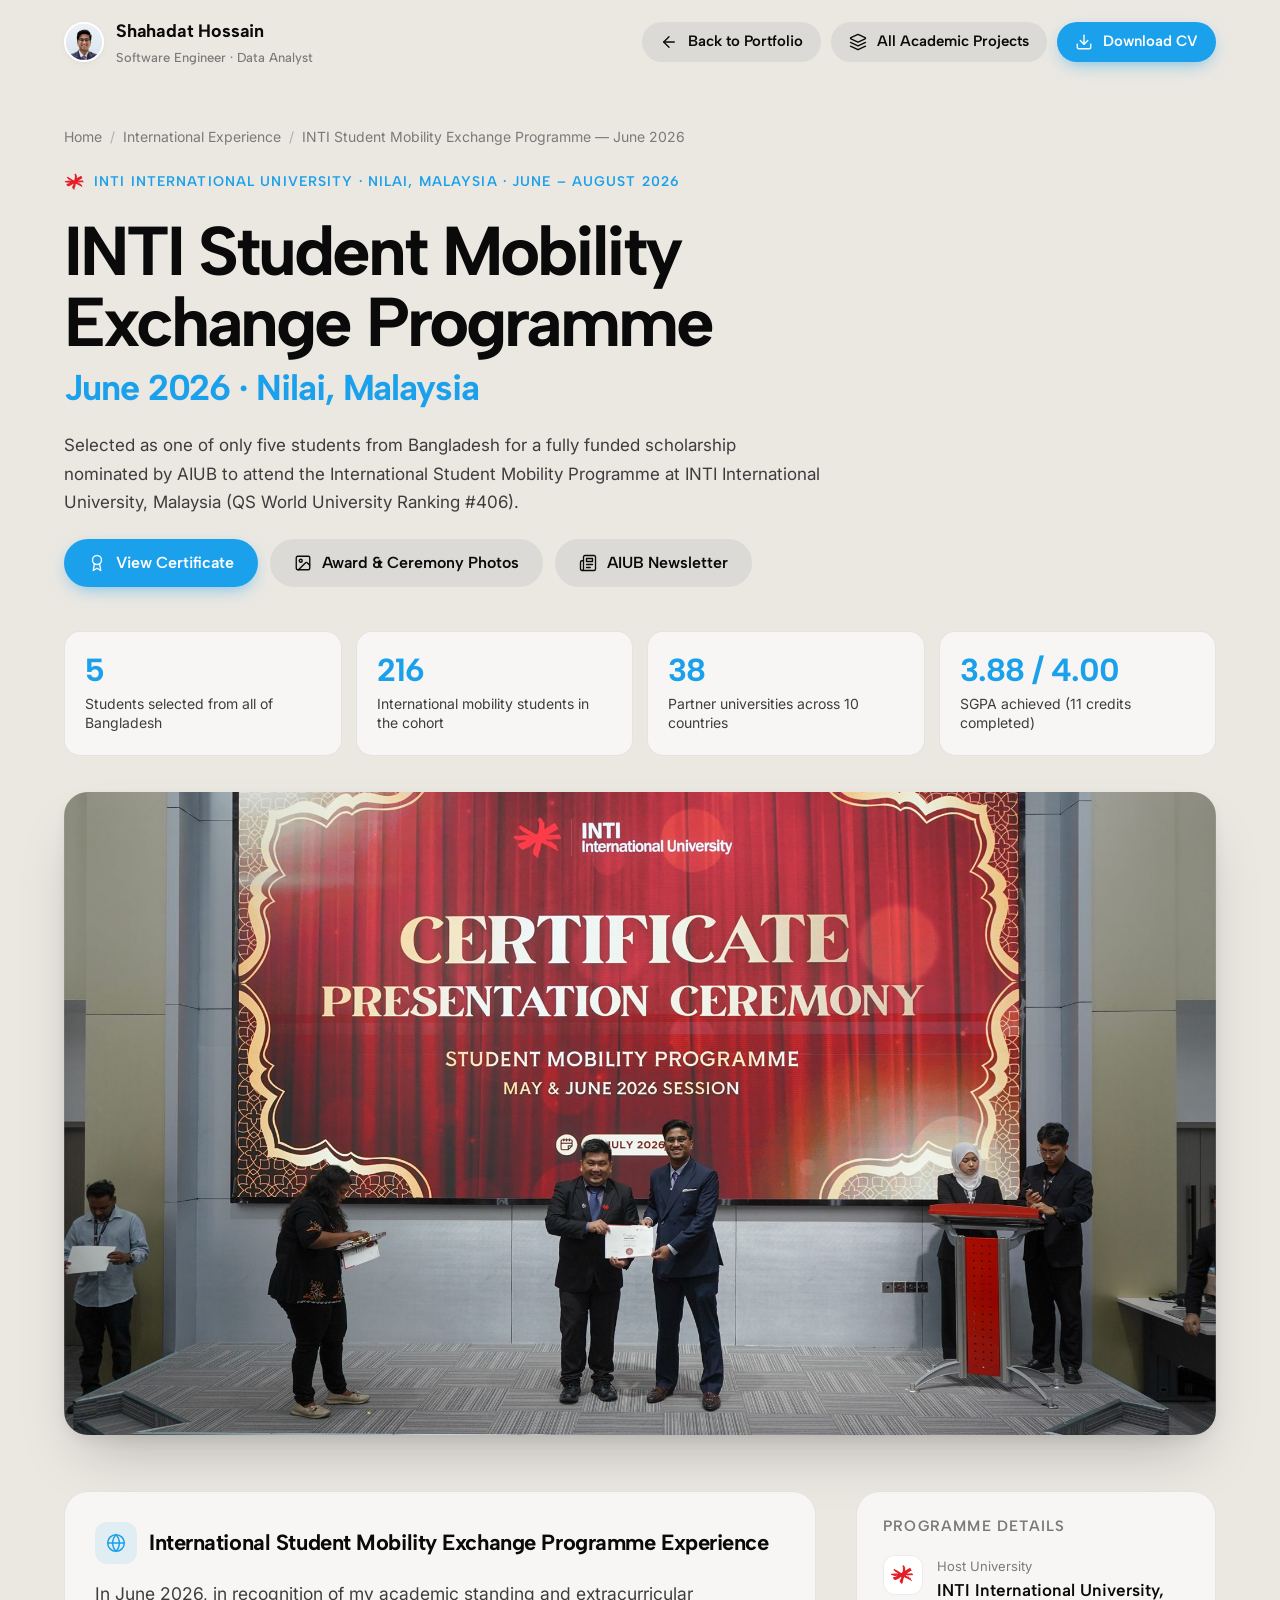
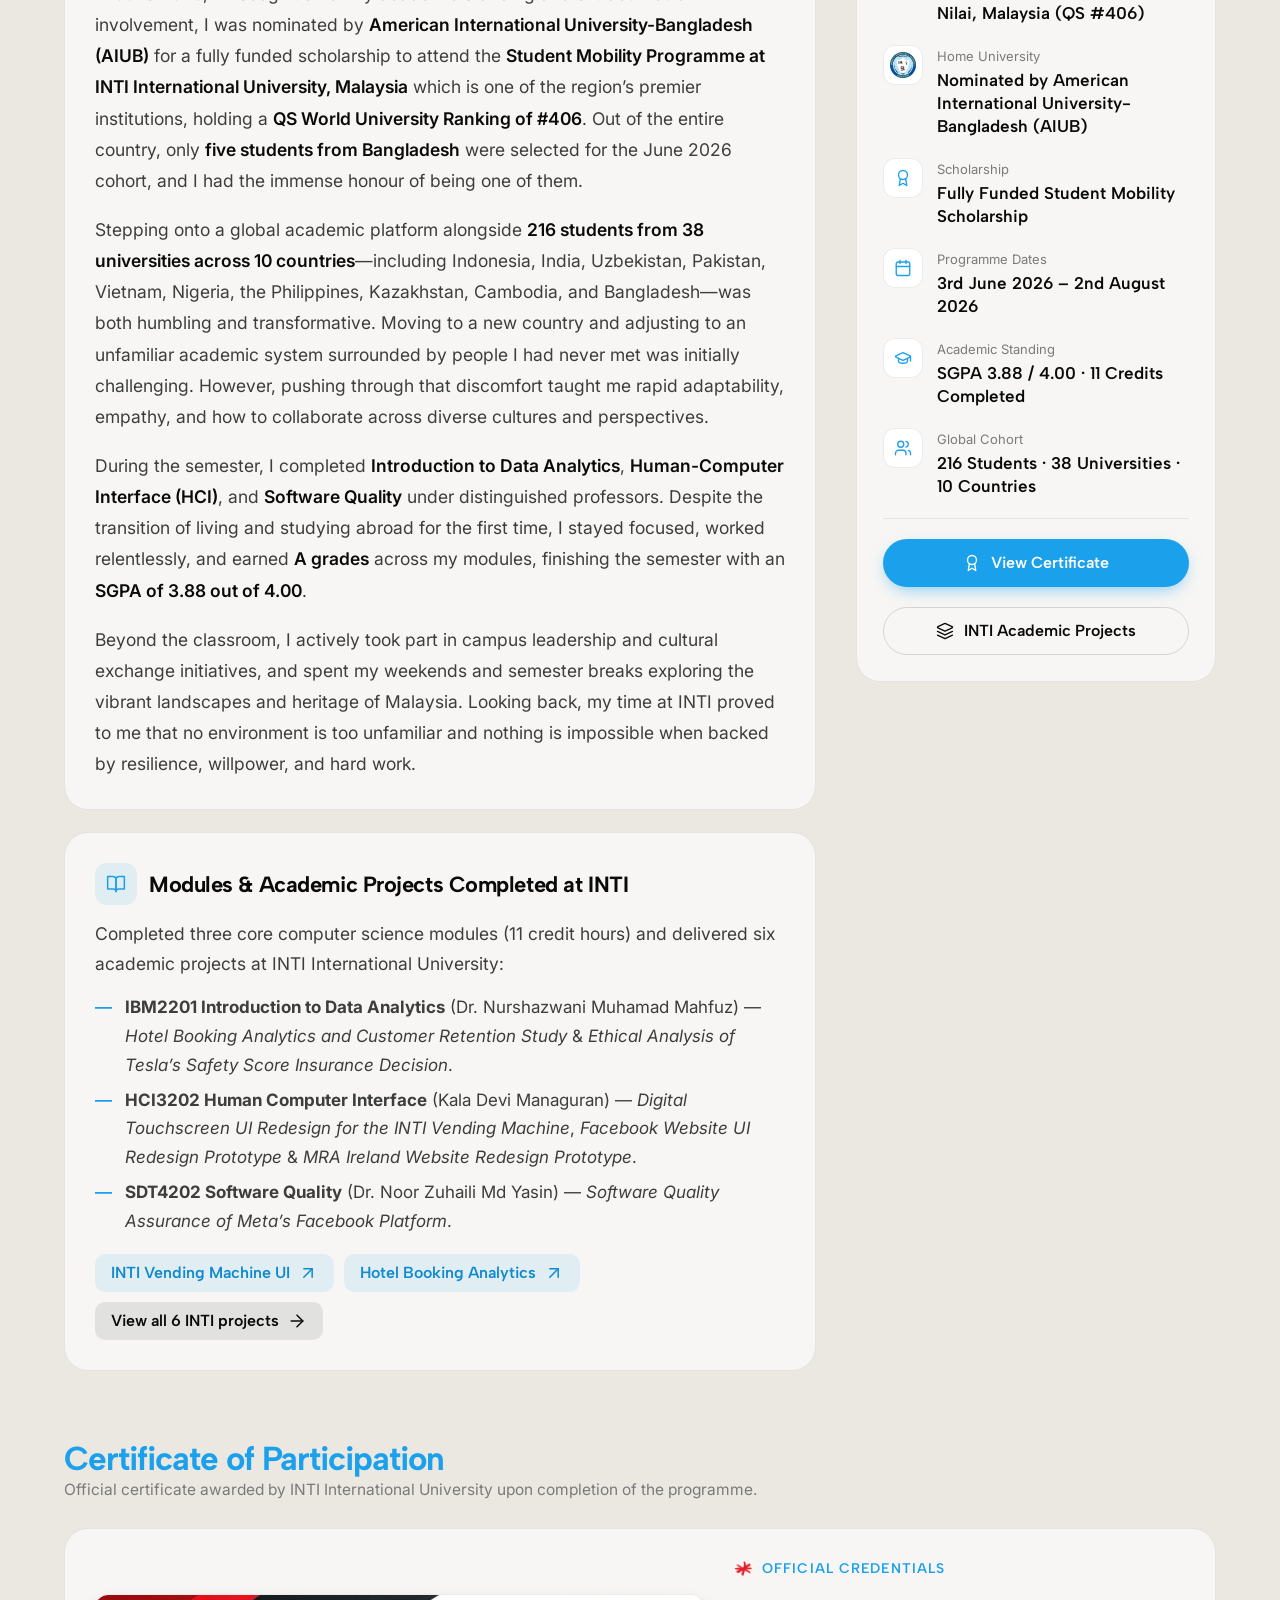
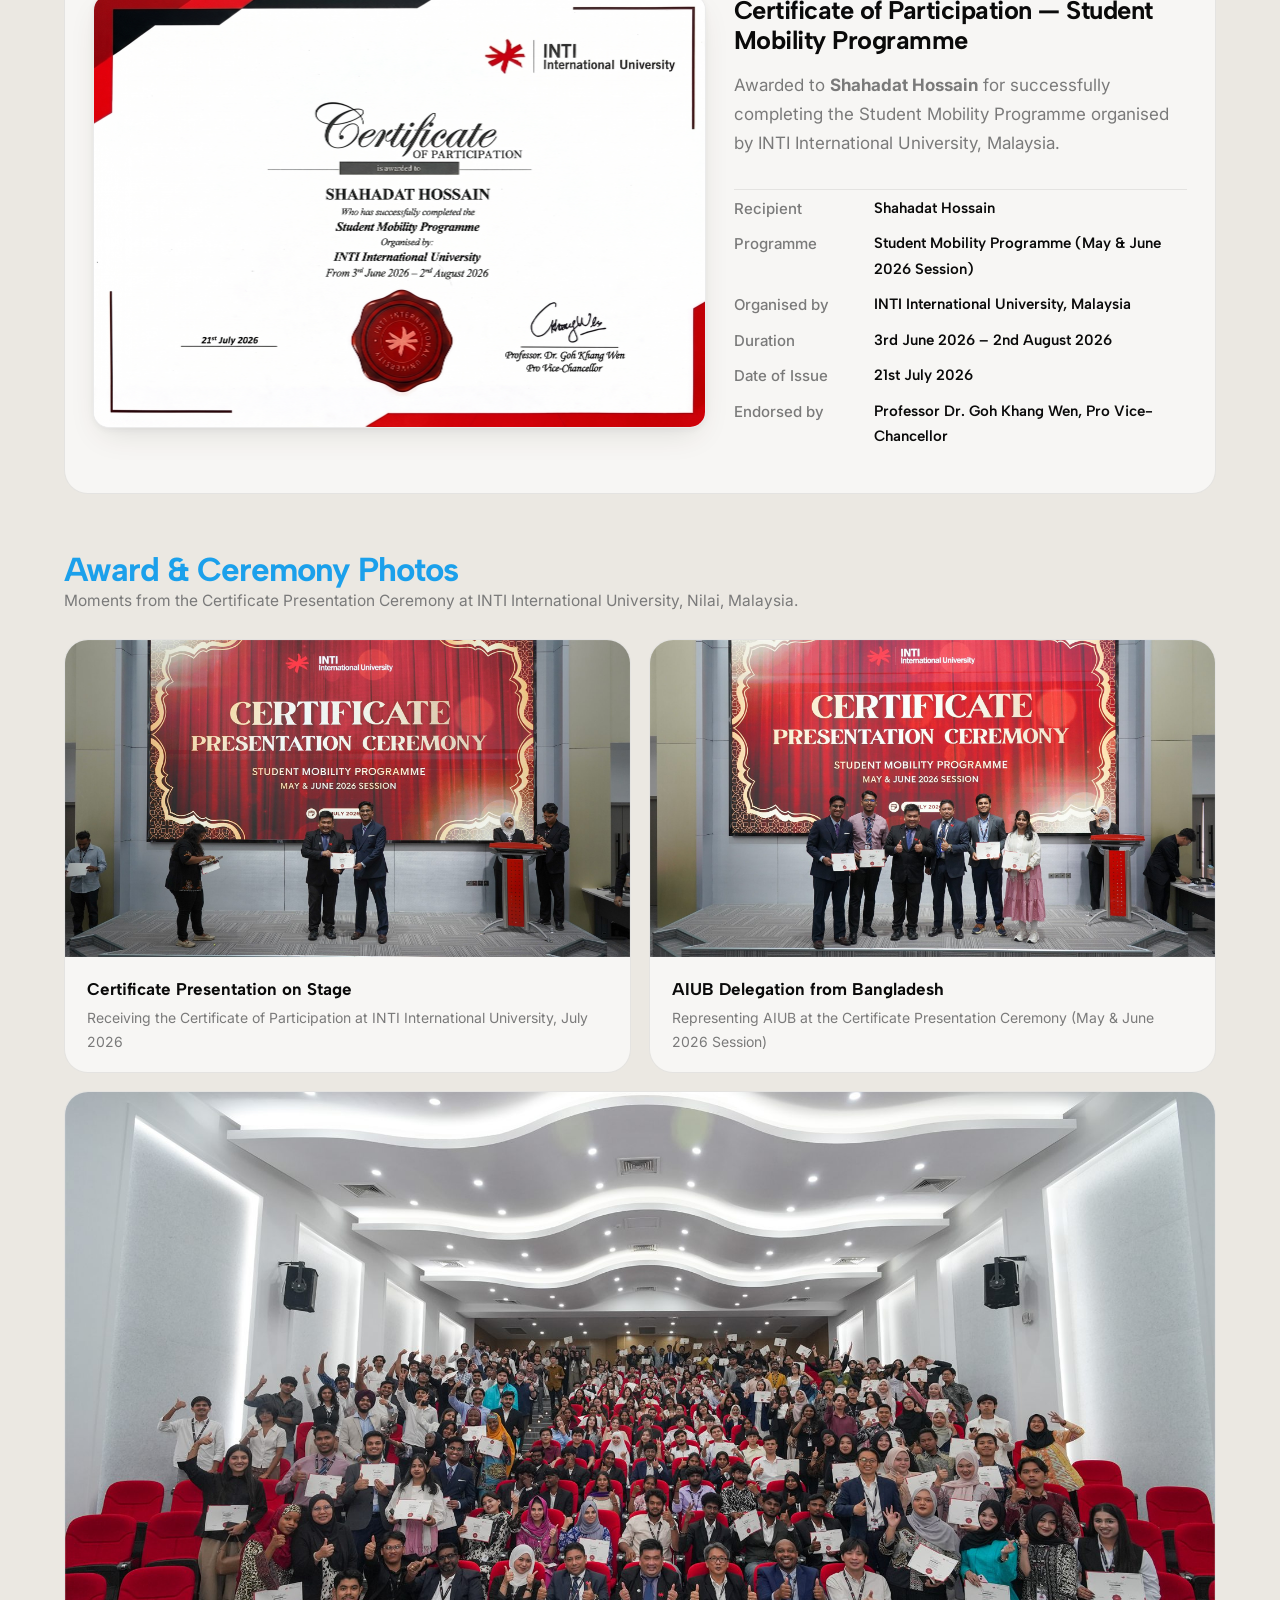
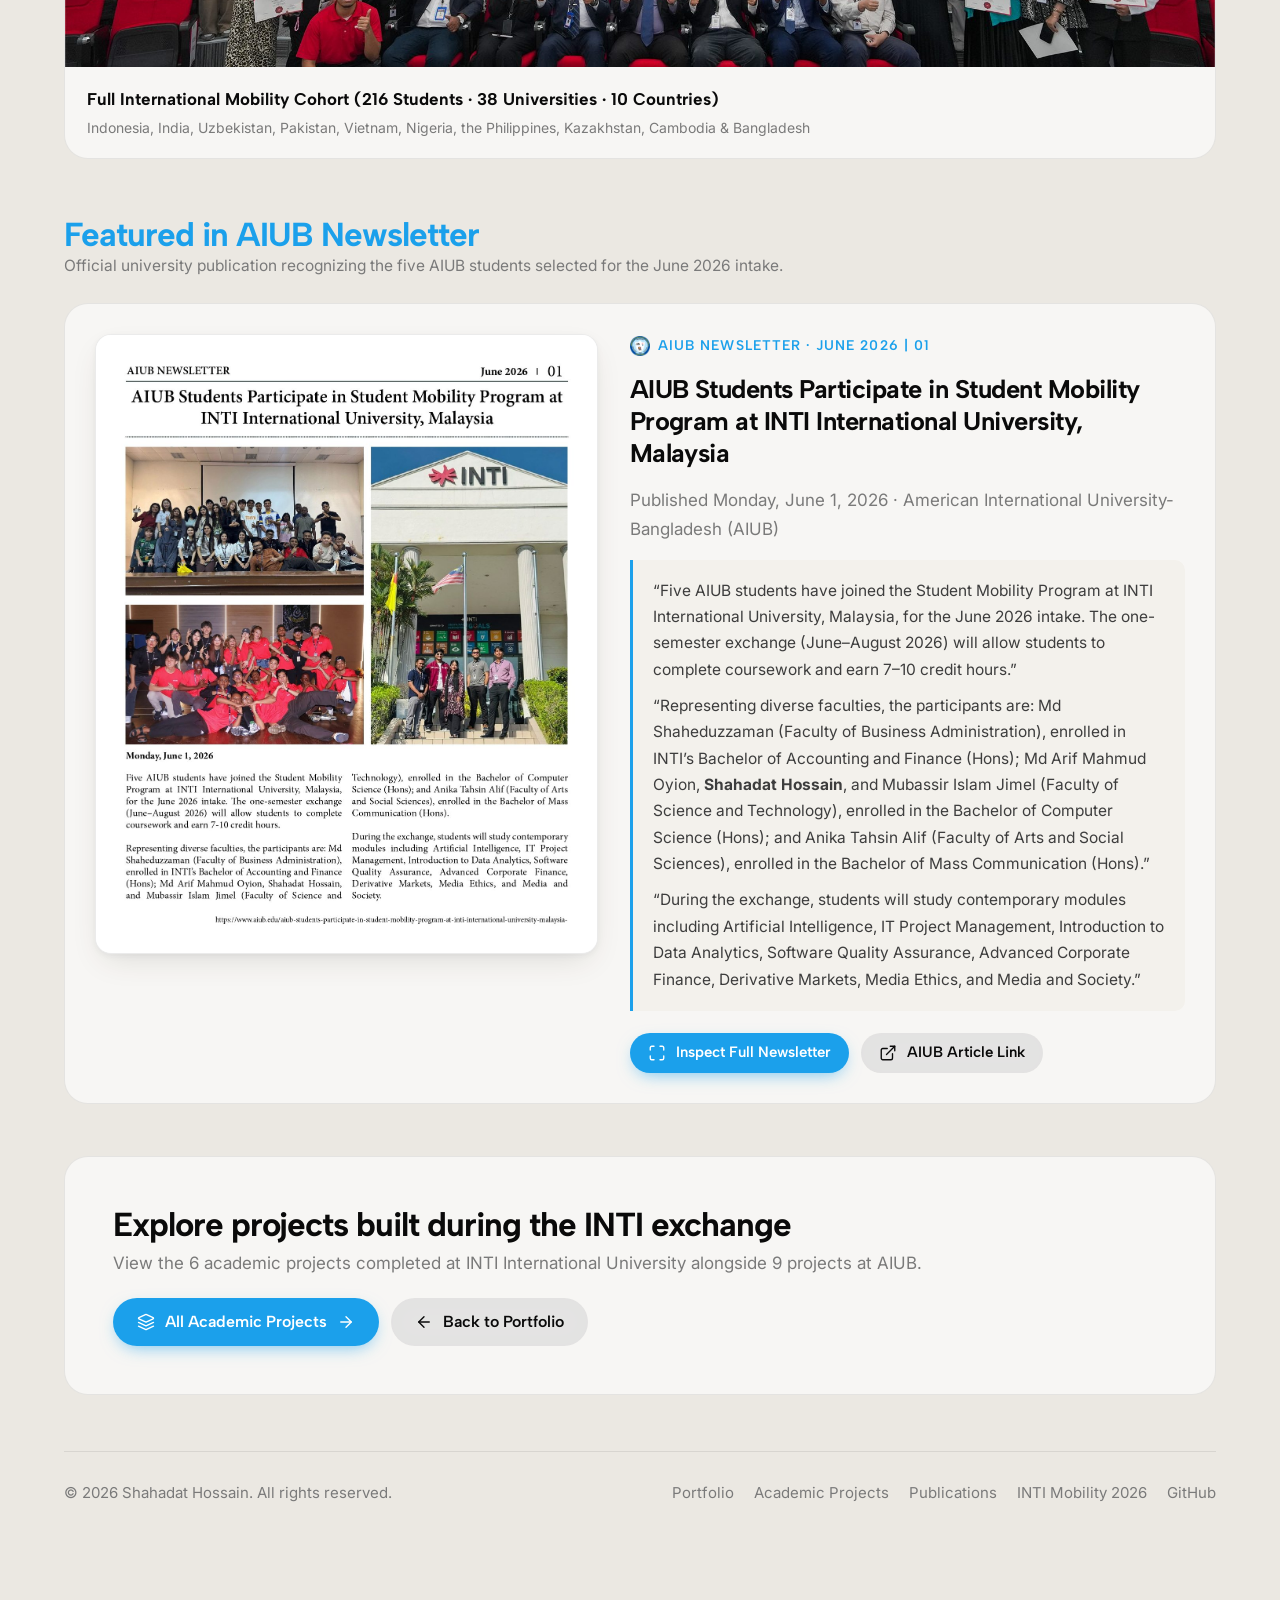
<file: pages/inti-student-mobility-2026.html>
<!DOCTYPE html>
<html lang="en" class="no-js">
<head>
  <meta charset="UTF-8">
  <meta name="viewport" content="width=device-width, initial-scale=1">
  <title>INTI Student Mobility Exchange Programme &mdash; June 2026 | Shahadat Hossain</title>
  <meta name="description" content="International Student Mobility Exchange Programme at INTI International University, Nilai, Malaysia (June – August 2026) — experience narrative, certificate of participation, ceremony photos and AIUB newsletter feature.">
  <meta name="theme-color" content="#ebe8e2">
  <meta property="og:title" content="INTI Student Mobility Exchange Programme — June 2026 | Shahadat Hossain">
  <meta property="og:description" content="One of five students from Bangladesh selected for a fully funded semester abroad at INTI International University, Malaysia (SGPA 3.88/4.00).">
  <meta property="og:image" content="../assets/images/inti/my-photo.jpg">
  <link rel="icon" type="image/jpeg" href="../assets/images/profile/headshot.jpg">
  <link rel="preconnect" href="https://fonts.googleapis.com">
  <link rel="preconnect" href="https://fonts.gstatic.com" crossorigin>
  <link rel="stylesheet" href="../css/global.css">
  <link rel="stylesheet" href="../css/project.css">
  <link rel="stylesheet" href="../css/pages.css">
</head>
<body>
  <a class="skip-link" href="#content">Skip to content</a>

  <header class="topbar">
    <div class="container topbar-inner">
      <a class="brand" href="../index.html">
        <img class="brand-avatar" src="../assets/images/profile/headshot.jpg" alt="">
        <span class="brand-text">Shahadat Hossain<small>Software Engineer &middot; Data Analyst</small></span>
      </a>
      <nav class="topbar-actions" aria-label="Page actions">
        <a class="btn btn-ghost btn-sm" href="../index.html#international"><span data-icon="arrow-left" data-icon-class="arrow-l"></span><span>Back to Portfolio</span></a>
        <a class="btn btn-ghost btn-sm" href="../projects/all-academic-projects.html"><span data-icon="layers"></span><span>All Academic Projects</span></a>
        <a class="btn btn-primary btn-sm" href="../assets/docs/Shahadat-Hossain-CV.pdf" download="Shahadat-Hossain-CV.pdf"><span data-icon="download"></span><span>Download CV</span></a>
      </nav>
    </div>
  </header>

  <main id="content" class="container">
    <!-- Hero -->
    <section class="project-hero">
      <nav class="breadcrumb reveal" aria-label="Breadcrumb">
        <a href="../index.html">Home</a><span class="sep">/</span>
        <a href="../index.html#international">International Experience</a><span class="sep">/</span>
        <span aria-current="page">INTI Student Mobility Exchange Programme &mdash; June 2026</span>
      </nav>
      <span class="eyebrow reveal"><img src="../assets/images/logos/inti-mark.png" alt="">INTI International University &middot; Nilai, Malaysia &middot; June &ndash; August 2026</span>
      <h1 class="reveal">INTI Student Mobility Exchange Programme<span class="accent">June 2026 &middot; Nilai, Malaysia</span></h1>
      <p class="lead reveal">
        Selected as one of only five students from Bangladesh for a fully funded scholarship nominated by AIUB to attend the
        International Student Mobility Programme at INTI International University, Malaysia (QS World University Ranking #406).
      </p>
      <div class="hero-actions reveal">
        <a class="btn btn-primary" href="#certificate"><span data-icon="award"></span>View Certificate</a>
        <a class="btn btn-ghost" href="#gallery"><span data-icon="image"></span>Award &amp; Ceremony Photos</a>
        <a class="btn btn-ghost" href="#newsletter"><span data-icon="newspaper"></span>AIUB Newsletter</a>
      </div>
    </section>

    <!-- Key Cohort Statistics -->
    <div class="stat-strip" data-stagger="0.06">
      <div class="stat-tile card reveal">
        <b>5</b>
        <span>Students selected from all of Bangladesh</span>
      </div>
      <div class="stat-tile card reveal">
        <b>216</b>
        <span>International mobility students in the cohort</span>
      </div>
      <div class="stat-tile card reveal">
        <b>38</b>
        <span>Partner universities across 10 countries</span>
      </div>
      <div class="stat-tile card reveal">
        <b>3.88 / 4.00</b>
        <span>SGPA achieved (11 credits completed)</span>
      </div>
    </div>

    <!-- Hero Cover Photo -->
    <a class="cover zoomable reveal" href="../assets/images/inti/my-photo.jpg" data-lightbox="inti-gallery" data-caption="Shahadat Hossain receiving his Certificate of Participation at the INTI Student Mobility Programme Ceremony, July 2026">
      <img src="../assets/images/inti/my-photo.jpg" alt="Shahadat Hossain receiving his certificate at the INTI Student Mobility Programme ceremony" width="1600" height="900">
      <span class="zoom-hint" data-icon="maximize"></span>
    </a>

    <!-- Experience Writing Draft + Programme Facts -->
    <div class="case">
      <div class="case-main">
        <article class="block card reveal">
          <div class="block-head">
            <span class="ico" data-icon="globe"></span>
            <h2>International Student Mobility Exchange Programme Experience</h2>
          </div>
          <div class="prose">
            <p>
              In June 2026, in recognition of my academic standing and extracurricular involvement, I was nominated by
              <strong>American International University-Bangladesh (AIUB)</strong> for a fully funded scholarship to attend the
              <strong>Student Mobility Programme at INTI International University, Malaysia</strong> which is one of the region&rsquo;s
              premier institutions, holding a <strong>QS World University Ranking of #406</strong>. Out of the entire country, only
              <strong>five students from Bangladesh</strong> were selected for the June 2026 cohort, and I had the immense honour of
              being one of them.
            </p>
            <p>
              Stepping onto a global academic platform alongside <strong>216 students from 38 universities across 10 countries</strong>&mdash;including
              Indonesia, India, Uzbekistan, Pakistan, Vietnam, Nigeria, the Philippines, Kazakhstan, Cambodia, and Bangladesh&mdash;was
              both humbling and transformative. Moving to a new country and adjusting to an unfamiliar academic system surrounded by
              people I had never met was initially challenging. However, pushing through that discomfort taught me rapid adaptability,
              empathy, and how to collaborate across diverse cultures and perspectives.
            </p>
            <p>
              During the semester, I completed <strong>Introduction to Data Analytics</strong>, <strong>Human-Computer Interface (HCI)</strong>,
              and <strong>Software Quality</strong> under distinguished professors. Despite the transition of living and studying abroad
              for the first time, I stayed focused, worked relentlessly, and earned <strong>A grades</strong> across my modules,
              finishing the semester with an <strong>SGPA of 3.88 out of 4.00</strong>.
            </p>
            <p>
              Beyond the classroom, I actively took part in campus leadership and cultural exchange initiatives, and spent my weekends
              and semester breaks exploring the vibrant landscapes and heritage of Malaysia. Looking back, my time at INTI proved to me
              that no environment is too unfamiliar and nothing is impossible when backed by resilience, willpower, and hard work.
            </p>
          </div>
        </article>

        <article class="block card reveal">
          <div class="block-head">
            <span class="ico" data-icon="book-open"></span>
            <h2>Modules &amp; Academic Projects Completed at INTI</h2>
          </div>
          <p style="margin-bottom:14px">
            Completed three core computer science modules (11 credit hours) and delivered six academic projects at INTI International University:
          </p>
          <ul class="dash-list">
            <li><strong>IBM2201 Introduction to Data Analytics</strong> (Dr. Nurshazwani Muhamad Mahfuz) &mdash; <em>Hotel Booking Analytics and Customer Retention Study</em> &amp; <em>Ethical Analysis of Tesla&rsquo;s Safety Score Insurance Decision</em>.</li>
            <li><strong>HCI3202 Human Computer Interface</strong> (Kala Devi Managuran) &mdash; <em>Digital Touchscreen UI Redesign for the INTI Vending Machine</em>, <em>Facebook Website UI Redesign Prototype</em> &amp; <em>MRA Ireland Website Redesign Prototype</em>.</li>
            <li><strong>SDT4202 Software Quality</strong> (Dr. Noor Zuhaili Md Yasin) &mdash; <em>Software Quality Assurance of Meta&rsquo;s Facebook Platform</em>.</li>
          </ul>
          <div class="chips" style="margin-top:18px">
            <a class="chip chip-accent" href="../projects/inti-vending-machine.html">INTI Vending Machine UI<span data-icon="arrow-up-right"></span></a>
            <a class="chip chip-accent" href="../projects/hotel-booking-analytics.html">Hotel Booking Analytics<span data-icon="arrow-up-right"></span></a>
            <a class="chip" href="../projects/all-academic-projects.html">View all 6 INTI projects<span data-icon="arrow-right"></span></a>
          </div>
        </article>
      </div>

      <aside class="facts card reveal" aria-label="Mobility programme facts">
        <h2>Programme details</h2>
        <div class="fact"><span class="ico"><img src="../assets/images/logos/inti-mark.png" alt=""></span><dl><dt>Host University</dt><dd>INTI International University, Nilai, Malaysia (QS #406)</dd></dl></div>
        <div class="fact"><span class="ico"><img src="../assets/images/logos/aiub.png" alt=""></span><dl><dt>Home University</dt><dd>Nominated by American International University-Bangladesh (AIUB)</dd></dl></div>
        <div class="fact"><span class="ico" data-icon="award"></span><dl><dt>Scholarship</dt><dd>Fully Funded Student Mobility Scholarship</dd></dl></div>
        <div class="fact"><span class="ico" data-icon="calendar"></span><dl><dt>Programme Dates</dt><dd>3rd June 2026 &ndash; 2nd August 2026</dd></dl></div>
        <div class="fact"><span class="ico" data-icon="graduation-cap"></span><dl><dt>Academic Standing</dt><dd>SGPA 3.88 / 4.00 &middot; 11 Credits Completed</dd></dl></div>
        <div class="fact"><span class="ico" data-icon="users"></span><dl><dt>Global Cohort</dt><dd>216 Students &middot; 38 Universities &middot; 10 Countries</dd></dl></div>
        <div class="facts-divider"></div>
        <a class="btn btn-primary" href="../assets/images/certificates/inti-mobility-certificate.jpg" data-lightbox="inti-gallery" data-caption="Certificate of Participation &mdash; INTI Student Mobility Programme (3rd June 2026 &ndash; 2nd August 2026)"><span data-icon="award"></span>View Certificate</a>
        <a class="btn btn-outline" href="../projects/all-academic-projects.html"><span data-icon="layers"></span>INTI Academic Projects</a>
      </aside>
    </div>

    <!-- ===================================================================
         CERTIFICATE OF PARTICIPATION
         =================================================================== -->
    <section class="page-section" id="certificate">
      <div class="page-section-head reveal">
        <div>
          <h2>Certificate of Participation</h2>
          <p>Official certificate awarded by INTI International University upon completion of the programme.</p>
        </div>
      </div>

      <article class="cert-showcase card reveal">
        <a class="cert-frame zoomable" href="../assets/images/certificates/inti-mobility-certificate.jpg" data-lightbox="inti-gallery" data-caption="Certificate of Participation &mdash; Shahadat Hossain, INTI Student Mobility Programme (3rd June 2026 &ndash; 2nd August 2026)">
          <img src="../assets/images/certificates/inti-mobility-certificate.jpg" alt="Certificate of Participation awarded to Shahadat Hossain by INTI International University" loading="lazy">
          <span class="zoom-hint" data-icon="maximize"></span>
        </a>

        <div class="cert-info">
          <span class="eyebrow"><img src="../assets/images/logos/inti-mark.png" alt="" style="width:20px;height:20px">Official Credentials</span>
          <h3>Certificate of Participation &mdash; Student Mobility Programme</h3>
          <p class="muted">
            Awarded to <strong>Shahadat Hossain</strong> for successfully completing the Student Mobility Programme
            organised by INTI International University, Malaysia.
          </p>
          <dl class="cert-meta-list">
            <div><dt>Recipient</dt><dd>Shahadat Hossain</dd></div>
            <div><dt>Programme</dt><dd>Student Mobility Programme (May &amp; June 2026 Session)</dd></div>
            <div><dt>Organised by</dt><dd>INTI International University, Malaysia</dd></div>
            <div><dt>Duration</dt><dd>3rd June 2026 &ndash; 2nd August 2026</dd></div>
            <div><dt>Date of Issue</dt><dd>21st July 2026</dd></div>
            <div><dt>Endorsed by</dt><dd>Professor Dr. Goh Khang Wen, Pro Vice-Chancellor</dd></div>
          </dl>
        </div>
      </article>
    </section>

    <!-- ===================================================================
         AWARD & CEREMONY PHOTOS
         =================================================================== -->
    <section class="page-section" id="gallery">
      <div class="page-section-head reveal">
        <div>
          <h2>Award &amp; Ceremony Photos</h2>
          <p>Moments from the Certificate Presentation Ceremony at INTI International University, Nilai, Malaysia.</p>
        </div>
      </div>

      <div class="photo-grid">
        <article class="photo-card card card-hover reveal">
          <a class="photo-media zoomable" href="../assets/images/inti/my-photo.jpg" data-lightbox="inti-gallery" data-caption="Shahadat Hossain receiving his Certificate of Participation at the INTI Student Mobility Programme Ceremony">
            <img src="../assets/images/inti/my-photo.jpg" alt="Shahadat Hossain receiving his certificate on stage at INTI International University" loading="lazy">
            <span class="zoom-hint" data-icon="maximize"></span>
          </a>
          <div class="photo-caption">
            <div>
              <strong>Certificate Presentation on Stage</strong>
              <span>Receiving the Certificate of Participation at INTI International University, July 2026</span>
            </div>
          </div>
        </article>

        <article class="photo-card card card-hover reveal">
          <a class="photo-media zoomable" href="../assets/images/inti/aiub-students.jpg" data-lightbox="inti-gallery" data-caption="The AIUB delegation at the INTI Student Mobility Programme Certificate Presentation Ceremony, July 2026">
            <img src="../assets/images/inti/aiub-students.jpg" alt="Five AIUB students holding their certificates at INTI International University" loading="lazy">
            <span class="zoom-hint" data-icon="maximize"></span>
          </a>
          <div class="photo-caption">
            <div>
              <strong>AIUB Delegation from Bangladesh</strong>
              <span>Representing AIUB at the Certificate Presentation Ceremony (May &amp; June 2026 Session)</span>
            </div>
          </div>
        </article>

        <article class="photo-card photo-wide card card-hover reveal">
          <a class="photo-media zoomable" href="../assets/images/inti/all-mobility-students.jpg" data-lightbox="inti-gallery" data-caption="All 216 students from 38 universities across 10 countries at the INTI Student Mobility Programme Certificate Presentation Ceremony">
            <img src="../assets/images/inti/all-mobility-students.jpg" alt="Full cohort of 216 international mobility students at INTI International University auditorium" loading="lazy">
            <span class="zoom-hint" data-icon="maximize"></span>
          </a>
          <div class="photo-caption">
            <div>
              <strong>Full International Mobility Cohort (216 Students &middot; 38 Universities &middot; 10 Countries)</strong>
              <span>Indonesia, India, Uzbekistan, Pakistan, Vietnam, Nigeria, the Philippines, Kazakhstan, Cambodia &amp; Bangladesh</span>
            </div>
          </div>
        </article>
      </div>
    </section>

    <!-- ===================================================================
         AIUB NEWSLETTER FEATURE
         =================================================================== -->
    <section class="page-section" id="newsletter">
      <div class="page-section-head reveal">
        <div>
          <h2>Featured in AIUB Newsletter</h2>
          <p>Official university publication recognizing the five AIUB students selected for the June 2026 intake.</p>
        </div>
      </div>

      <article class="newsletter-split card reveal">
        <a class="newsletter-preview zoomable" href="../assets/images/inti/aiub-newsletter.jpg" data-lightbox="inti-gallery" data-caption="AIUB Newsletter (June 2026 | 01) &mdash; AIUB Students Participate in Student Mobility Program at INTI International University, Malaysia">
          <img src="../assets/images/inti/aiub-newsletter.jpg" alt="AIUB Newsletter June 2026 feature on AIUB students participating in the INTI Student Mobility Program" loading="lazy">
          <span class="zoom-hint" data-icon="maximize"></span>
        </a>

        <div class="newsletter-body">
          <span class="eyebrow"><img src="../assets/images/logos/aiub.png" alt="" style="width:20px;height:20px">AIUB Newsletter &middot; June 2026 | 01</span>
          <h3>AIUB Students Participate in Student Mobility Program at INTI International University, Malaysia</h3>
          <p class="muted">Published Monday, June 1, 2026 &middot; American International University-Bangladesh (AIUB)</p>

          <div class="newsletter-quote">
            <p>
              &ldquo;Five AIUB students have joined the Student Mobility Program at INTI International University, Malaysia,
              for the June 2026 intake. The one-semester exchange (June&ndash;August 2026) will allow students to complete
              coursework and earn 7&ndash;10 credit hours.&rdquo;
            </p>
            <p>
              &ldquo;Representing diverse faculties, the participants are: Md Shaheduzzaman (Faculty of Business Administration),
              enrolled in INTI&rsquo;s Bachelor of Accounting and Finance (Hons); Md Arif Mahmud Oyion, <strong>Shahadat Hossain</strong>,
              and Mubassir Islam Jimel (Faculty of Science and Technology), enrolled in the Bachelor of Computer Science (Hons);
              and Anika Tahsin Alif (Faculty of Arts and Social Sciences), enrolled in the Bachelor of Mass Communication (Hons).&rdquo;
            </p>
            <p>
              &ldquo;During the exchange, students will study contemporary modules including Artificial Intelligence, IT Project
              Management, Introduction to Data Analytics, Software Quality Assurance, Advanced Corporate Finance, Derivative
              Markets, Media Ethics, and Media and Society.&rdquo;
            </p>
          </div>

          <div class="pub-actions" style="margin-top:6px">
            <a class="btn btn-primary btn-sm" href="../assets/images/inti/aiub-newsletter.jpg" data-lightbox="inti-gallery" data-caption="AIUB Newsletter (June 2026 | 01) &mdash; AIUB Students Participate in Student Mobility Program at INTI International University, Malaysia">
              <span data-icon="maximize"></span>Inspect Full Newsletter
            </a>
            <a class="btn btn-ghost btn-sm" href="https://www.aiub.edu/aiub-students-participate-in-student-mobility-program-at-inti-international-university-malaysia-" target="_blank" rel="noopener">
              <span data-icon="external-link"></span>AIUB Article Link
            </a>
          </div>
        </div>
      </article>
    </section>

    <section class="cta-band reveal">
      <div>
        <h2>Explore projects built during the INTI exchange</h2>
        <p>View the 6 academic projects completed at INTI International University alongside 9 projects at AIUB.</p>
      </div>
      <div class="actions">
        <a class="btn btn-primary" href="../projects/all-academic-projects.html"><span data-icon="layers"></span>All Academic Projects<span data-icon="arrow-right" data-icon-class="arrow-r"></span></a>
        <a class="btn btn-ghost" href="../index.html#international"><span data-icon="arrow-left" data-icon-class="arrow-l"></span>Back to Portfolio</a>
      </div>
    </section>
  </main>

  <footer class="site-footer">
    <div class="container footer-inner">
      <span>&copy; <span data-year>2026</span> Shahadat Hossain. All rights reserved.</span>
      <span class="footer-links">
        <a href="../index.html">Portfolio</a>
        <a href="../projects/all-academic-projects.html">Academic Projects</a>
        <a href="publications.html">Publications</a>
        <a href="inti-student-mobility-2026.html">INTI Mobility 2026</a>
        <a href="https://github.com/ShahadatHossainShoumik" target="_blank" rel="noopener">GitHub</a>
      </span>
    </div>
  </footer>

  <button class="to-top" aria-label="Back to top" data-icon="arrow-up"></button>
  <script src="../js/main.js"></script>
</body>
</html>
</file>
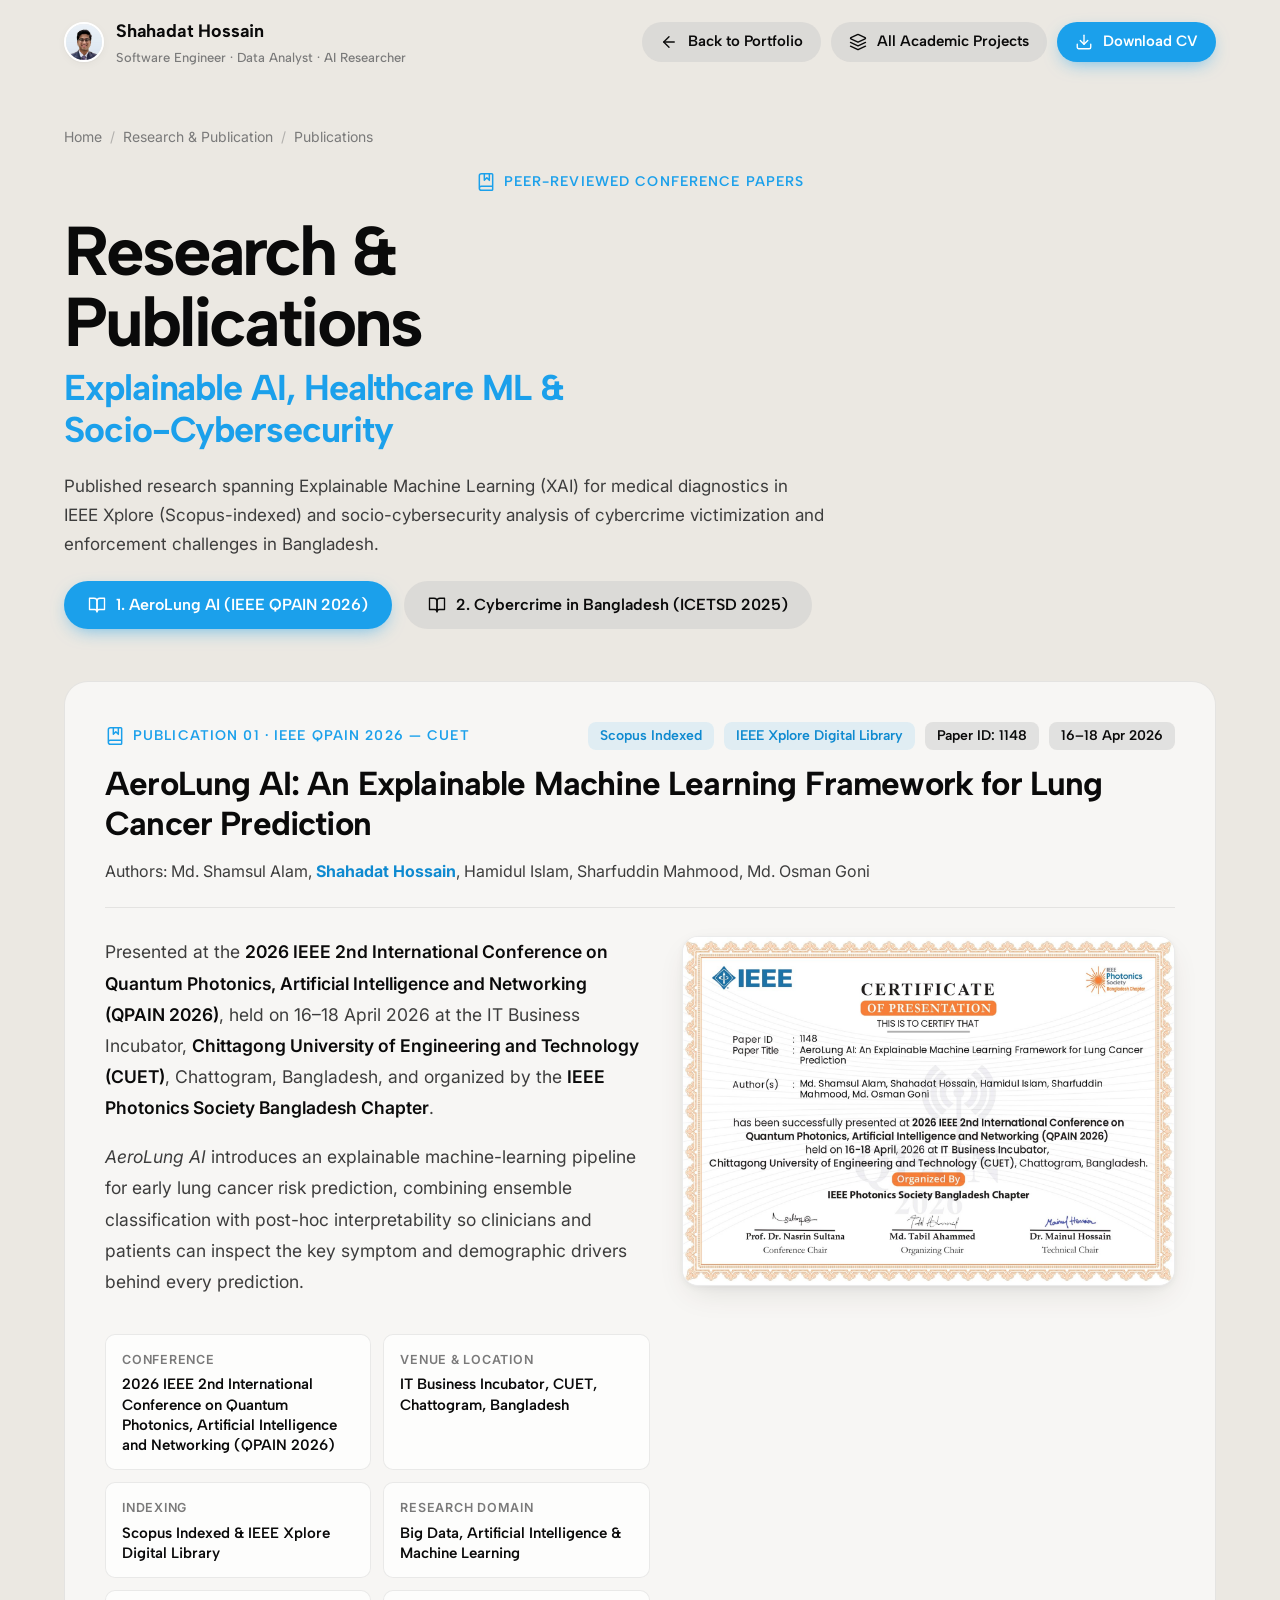
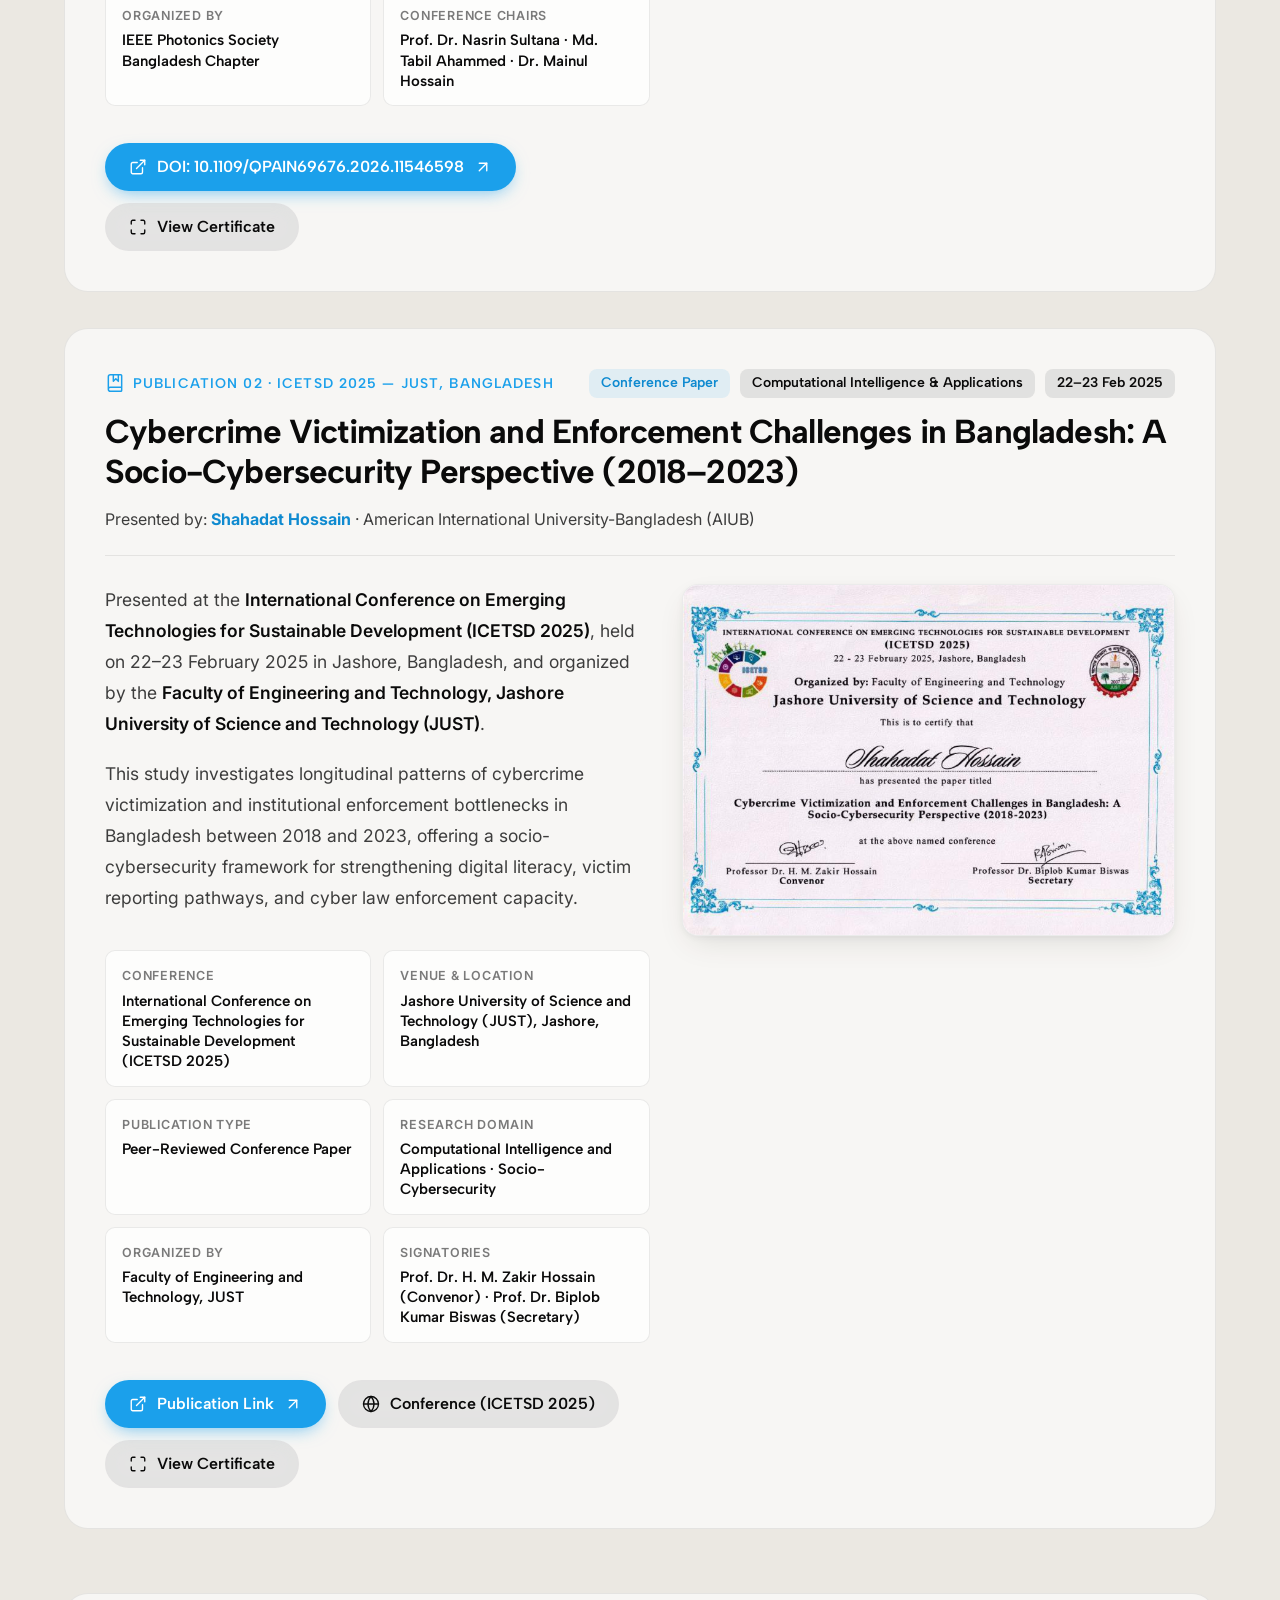
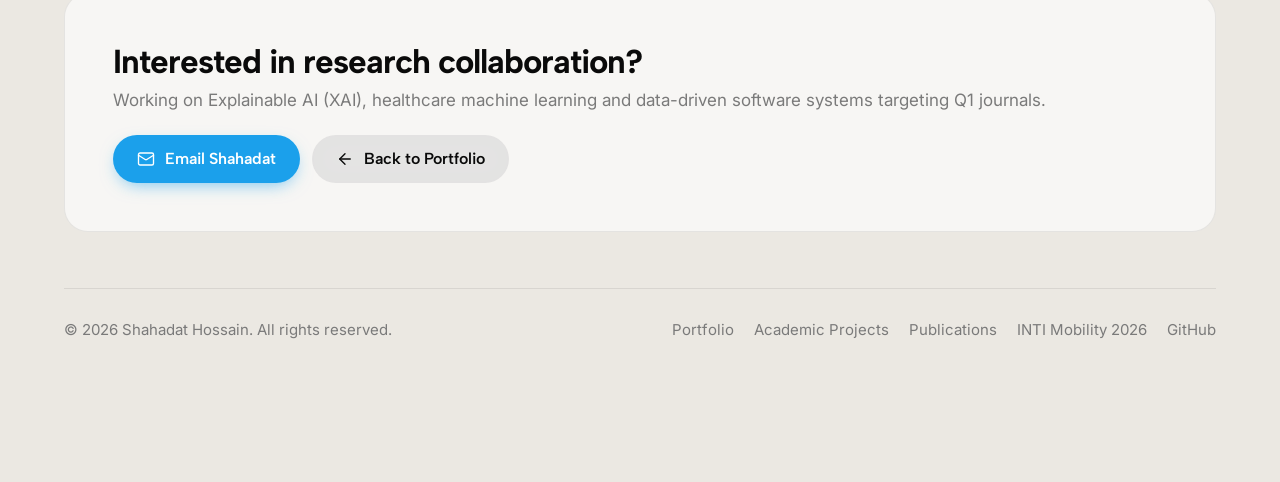
<file: pages/publications.html>
<!DOCTYPE html>
<html lang="en" class="no-js">
<head>
  <meta charset="UTF-8">
  <meta name="viewport" content="width=device-width, initial-scale=1">
  <title>Research &amp; Publications &mdash; Shahadat Hossain</title>
  <meta name="description" content="Peer-reviewed research publications and conference presentation certificates of Shahadat Hossain — IEEE QPAIN 2026 (Scopus Indexed) and ICETSD 2025.">
  <meta name="theme-color" content="#ebe8e2">
  <meta property="og:title" content="Research & Publications — Shahadat Hossain">
  <meta property="og:description" content="AeroLung AI (IEEE QPAIN 2026, Scopus Indexed) and Cybercrime Victimization & Enforcement Challenges in Bangladesh (ICETSD 2025).">
  <meta property="og:image" content="../assets/images/certificates/qpain-2026-certificate.jpg">
  <link rel="icon" type="image/jpeg" href="../assets/images/profile/headshot.jpg">
  <link rel="preconnect" href="https://fonts.googleapis.com">
  <link rel="preconnect" href="https://fonts.gstatic.com" crossorigin>
  <link rel="stylesheet" href="../css/global.css">
  <link rel="stylesheet" href="../css/project.css">
  <link rel="stylesheet" href="../css/pages.css">
</head>
<body>
  <a class="skip-link" href="#content">Skip to content</a>

  <header class="topbar">
    <div class="container topbar-inner">
      <a class="brand" href="../index.html">
        <img class="brand-avatar" src="../assets/images/profile/headshot.jpg" alt="">
        <span class="brand-text">Shahadat Hossain<small>Software Engineer &middot; Data Analyst &middot; AI Researcher</small></span>
      </a>
      <nav class="topbar-actions" aria-label="Page actions">
        <a class="btn btn-ghost btn-sm" href="../index.html#research"><span data-icon="arrow-left" data-icon-class="arrow-l"></span><span>Back to Portfolio</span></a>
        <a class="btn btn-ghost btn-sm" href="../projects/all-academic-projects.html"><span data-icon="layers"></span><span>All Academic Projects</span></a>
        <a class="btn btn-primary btn-sm" href="../assets/docs/Shahadat-Hossain-CV.pdf" download="Shahadat-Hossain-CV.pdf"><span data-icon="download"></span><span>Download CV</span></a>
      </nav>
    </div>
  </header>

  <main id="content" class="container">
    <!-- Hero -->
    <section class="project-hero">
      <nav class="breadcrumb reveal" aria-label="Breadcrumb">
        <a href="../index.html">Home</a><span class="sep">/</span>
        <a href="../index.html#research">Research &amp; Publication</a><span class="sep">/</span>
        <span aria-current="page">Publications</span>
      </nav>
      <span class="eyebrow reveal" data-icon="book-marked">Peer-Reviewed Conference Papers</span>
      <h1 class="reveal">Research &amp; Publications<span class="accent">Explainable AI, Healthcare ML &amp; Socio-Cybersecurity</span></h1>
      <p class="lead reveal">
        Published research spanning Explainable Machine Learning (XAI) for medical diagnostics in IEEE Xplore (Scopus-indexed)
        and socio-cybersecurity analysis of cybercrime victimization and enforcement challenges in Bangladesh.
      </p>
      <div class="hero-actions reveal">
        <a class="btn btn-primary" href="#aerolung-ai"><span data-icon="book-open"></span>1. AeroLung AI (IEEE QPAIN 2026)</a>
        <a class="btn btn-ghost" href="#cybercrime-bangladesh"><span data-icon="book-open"></span>2. Cybercrime in Bangladesh (ICETSD 2025)</a>
      </div>
    </section>

    <div class="pub-stack">
      <!-- =================================================================
           PUBLICATION 1 : AEROLUNG AI (IEEE QPAIN 2026)
           ================================================================= -->
      <article class="pub-detail card reveal" id="aerolung-ai">
        <header class="pub-detail-head">
          <div class="pub-badges">
            <span class="eyebrow" data-icon="book-marked">Publication 01 &middot; IEEE QPAIN 2026 &mdash; CUET</span>
            <div class="chips">
              <span class="chip chip-sm chip-accent">Scopus Indexed</span>
              <span class="chip chip-sm chip-accent">IEEE Xplore Digital Library</span>
              <span class="chip chip-sm">Paper ID: 1148</span>
              <span class="chip chip-sm">16&ndash;18 Apr 2026</span>
            </div>
          </div>
          <h2 class="pub-detail-title">AeroLung AI: An Explainable Machine Learning Framework for Lung Cancer Prediction</h2>
          <p class="pub-authors">
            Authors: Md. Shamsul Alam, <strong>Shahadat Hossain</strong>, Hamidul Islam, Sharfuddin Mahmood, Md. Osman Goni
          </p>
        </header>

        <div class="pub-detail-grid">
          <div class="pub-detail-info">
            <div class="prose">
              <p>
                Presented at the <strong>2026 IEEE 2nd International Conference on Quantum Photonics, Artificial Intelligence and
                Networking (QPAIN 2026)</strong>, held on 16&ndash;18 April 2026 at the IT Business Incubator,
                <strong>Chittagong University of Engineering and Technology (CUET)</strong>, Chattogram, Bangladesh, and organized by
                the <strong>IEEE Photonics Society Bangladesh Chapter</strong>.
              </p>
              <p>
                <em>AeroLung AI</em> introduces an explainable machine-learning pipeline for early lung cancer risk prediction,
                combining ensemble classification with post-hoc interpretability so clinicians and patients can inspect the key
                symptom and demographic drivers behind every prediction.
              </p>
            </div>

            <dl class="pub-kv">
              <div class="pub-kv-item">
                <dt>Conference</dt>
                <dd>2026 IEEE 2nd International Conference on Quantum Photonics, Artificial Intelligence and Networking (QPAIN 2026)</dd>
              </div>
              <div class="pub-kv-item">
                <dt>Venue &amp; Location</dt>
                <dd>IT Business Incubator, CUET, Chattogram, Bangladesh</dd>
              </div>
              <div class="pub-kv-item">
                <dt>Indexing</dt>
                <dd>Scopus Indexed &amp; IEEE Xplore Digital Library</dd>
              </div>
              <div class="pub-kv-item">
                <dt>Research Domain</dt>
                <dd>Big Data, Artificial Intelligence &amp; Machine Learning</dd>
              </div>
              <div class="pub-kv-item">
                <dt>Organized By</dt>
                <dd>IEEE Photonics Society Bangladesh Chapter</dd>
              </div>
              <div class="pub-kv-item">
                <dt>Conference Chairs</dt>
                <dd>Prof. Dr. Nasrin Sultana &middot; Md. Tabil Ahammed &middot; Dr. Mainul Hossain</dd>
              </div>
            </dl>

            <div class="pub-actions">
              <a class="btn btn-primary" href="https://doi.org/10.1109/QPAIN69676.2026.11546598" target="_blank" rel="noopener">
                <span data-icon="external-link"></span>DOI: 10.1109/QPAIN69676.2026.11546598<span data-icon="arrow-up-right" data-icon-class="arrow"></span>
              </a>
              <a class="btn btn-ghost" href="../assets/images/certificates/qpain-2026-certificate.jpg" data-lightbox="publications" data-caption="Certificate of Presentation &mdash; AeroLung AI: An Explainable Machine Learning Framework for Lung Cancer Prediction (IEEE QPAIN 2026, CUET)">
                <span data-icon="maximize"></span>View Certificate
              </a>
            </div>
          </div>

          <a class="cert-frame zoomable" href="../assets/images/certificates/qpain-2026-certificate.jpg" data-lightbox="publications" data-caption="Certificate of Presentation &mdash; AeroLung AI: An Explainable Machine Learning Framework for Lung Cancer Prediction (IEEE QPAIN 2026, CUET)">
            <img src="../assets/images/certificates/qpain-2026-certificate.jpg" alt="IEEE QPAIN 2026 Certificate of Presentation for AeroLung AI" loading="lazy">
            <span class="zoom-hint" data-icon="maximize"></span>
          </a>
        </div>
      </article>

      <!-- =================================================================
           PUBLICATION 2 : CYBERCRIME IN BANGLADESH (ICETSD 2025)
           ================================================================= -->
      <article class="pub-detail card reveal" id="cybercrime-bangladesh">
        <header class="pub-detail-head">
          <div class="pub-badges">
            <span class="eyebrow" data-icon="book-marked">Publication 02 &middot; ICETSD 2025 &mdash; JUST, Bangladesh</span>
            <div class="chips">
              <span class="chip chip-sm chip-accent">Conference Paper</span>
              <span class="chip chip-sm">Computational Intelligence &amp; Applications</span>
              <span class="chip chip-sm">22&ndash;23 Feb 2025</span>
            </div>
          </div>
          <h2 class="pub-detail-title">Cybercrime Victimization and Enforcement Challenges in Bangladesh: A Socio-Cybersecurity Perspective (2018&ndash;2023)</h2>
          <p class="pub-authors">
            Presented by: <strong>Shahadat Hossain</strong> &middot; American International University-Bangladesh (AIUB)
          </p>
        </header>

        <div class="pub-detail-grid">
          <div class="pub-detail-info">
            <div class="prose">
              <p>
                Presented at the <strong>International Conference on Emerging Technologies for Sustainable Development (ICETSD 2025)</strong>,
                held on 22&ndash;23 February 2025 in Jashore, Bangladesh, and organized by the
                <strong>Faculty of Engineering and Technology, Jashore University of Science and Technology (JUST)</strong>.
              </p>
              <p>
                This study investigates longitudinal patterns of cybercrime victimization and institutional enforcement bottlenecks in
                Bangladesh between 2018 and 2023, offering a socio-cybersecurity framework for strengthening digital literacy, victim
                reporting pathways, and cyber law enforcement capacity.
              </p>
            </div>

            <dl class="pub-kv">
              <div class="pub-kv-item">
                <dt>Conference</dt>
                <dd>International Conference on Emerging Technologies for Sustainable Development (ICETSD 2025)</dd>
              </div>
              <div class="pub-kv-item">
                <dt>Venue &amp; Location</dt>
                <dd>Jashore University of Science and Technology (JUST), Jashore, Bangladesh</dd>
              </div>
              <div class="pub-kv-item">
                <dt>Publication Type</dt>
                <dd>Peer-Reviewed Conference Paper</dd>
              </div>
              <div class="pub-kv-item">
                <dt>Research Domain</dt>
                <dd>Computational Intelligence and Applications &middot; Socio-Cybersecurity</dd>
              </div>
              <div class="pub-kv-item">
                <dt>Organized By</dt>
                <dd>Faculty of Engineering and Technology, JUST</dd>
              </div>
              <div class="pub-kv-item">
                <dt>Signatories</dt>
                <dd>Prof. Dr. H. M. Zakir Hossain (Convenor) &middot; Prof. Dr. Biplob Kumar Biswas (Secretary)</dd>
              </div>
            </dl>

            <div class="pub-actions">
              <a class="btn btn-primary" href="https://aiub.edu/Files/student-research/Cybercrime_Victimization_and_Enforcement_Challenges_in_Bangladesh_A_Socio_Cybersecurity_Perspective_.html" target="_blank" rel="noopener">
                <span data-icon="external-link"></span>Publication Link<span data-icon="arrow-up-right" data-icon-class="arrow"></span>
              </a>
              <a class="btn btn-ghost" href="https://icetsd.just.edu.bd/" target="_blank" rel="noopener">
                <span data-icon="globe"></span>Conference (ICETSD 2025)
              </a>
              <a class="btn btn-ghost" href="../assets/images/certificates/icetsd-2025-certificate.jpg" data-lightbox="publications" data-caption="Certificate of Presentation &mdash; Cybercrime Victimization and Enforcement Challenges in Bangladesh: A Socio-Cybersecurity Perspective (2018&ndash;2023), ICETSD 2025, JUST">
                <span data-icon="maximize"></span>View Certificate
              </a>
            </div>
          </div>

          <a class="cert-frame zoomable" href="../assets/images/certificates/icetsd-2025-certificate.jpg" data-lightbox="publications" data-caption="Certificate of Presentation &mdash; Cybercrime Victimization and Enforcement Challenges in Bangladesh: A Socio-Cybersecurity Perspective (2018&ndash;2023), ICETSD 2025, JUST">
            <img src="../assets/images/certificates/icetsd-2025-certificate.jpg" alt="ICETSD 2025 Certificate of Presentation awarded to Shahadat Hossain at JUST" loading="lazy">
            <span class="zoom-hint" data-icon="maximize"></span>
          </a>
        </div>
      </article>
    </div>

    <section class="cta-band reveal">
      <div>
        <h2>Interested in research collaboration?</h2>
        <p>Working on Explainable AI (XAI), healthcare machine learning and data-driven software systems targeting Q1 journals.</p>
      </div>
      <div class="actions">
        <a class="btn btn-primary" href="mailto:shahadatshoumik@gmail.com"><span data-icon="mail"></span>Email Shahadat</a>
        <a class="btn btn-ghost" href="../index.html#research"><span data-icon="arrow-left" data-icon-class="arrow-l"></span>Back to Portfolio</a>
      </div>
    </section>
  </main>

  <footer class="site-footer">
    <div class="container footer-inner">
      <span>&copy; <span data-year>2026</span> Shahadat Hossain. All rights reserved.</span>
      <span class="footer-links">
        <a href="../index.html">Portfolio</a>
        <a href="../projects/all-academic-projects.html">Academic Projects</a>
        <a href="publications.html">Publications</a>
        <a href="inti-student-mobility-2026.html">INTI Mobility 2026</a>
        <a href="https://github.com/ShahadatHossainShoumik" target="_blank" rel="noopener">GitHub</a>
      </span>
    </div>
  </footer>

  <button class="to-top" aria-label="Back to top" data-icon="arrow-up"></button>
  <script src="../js/main.js"></script>
</body>
</html>
</file>
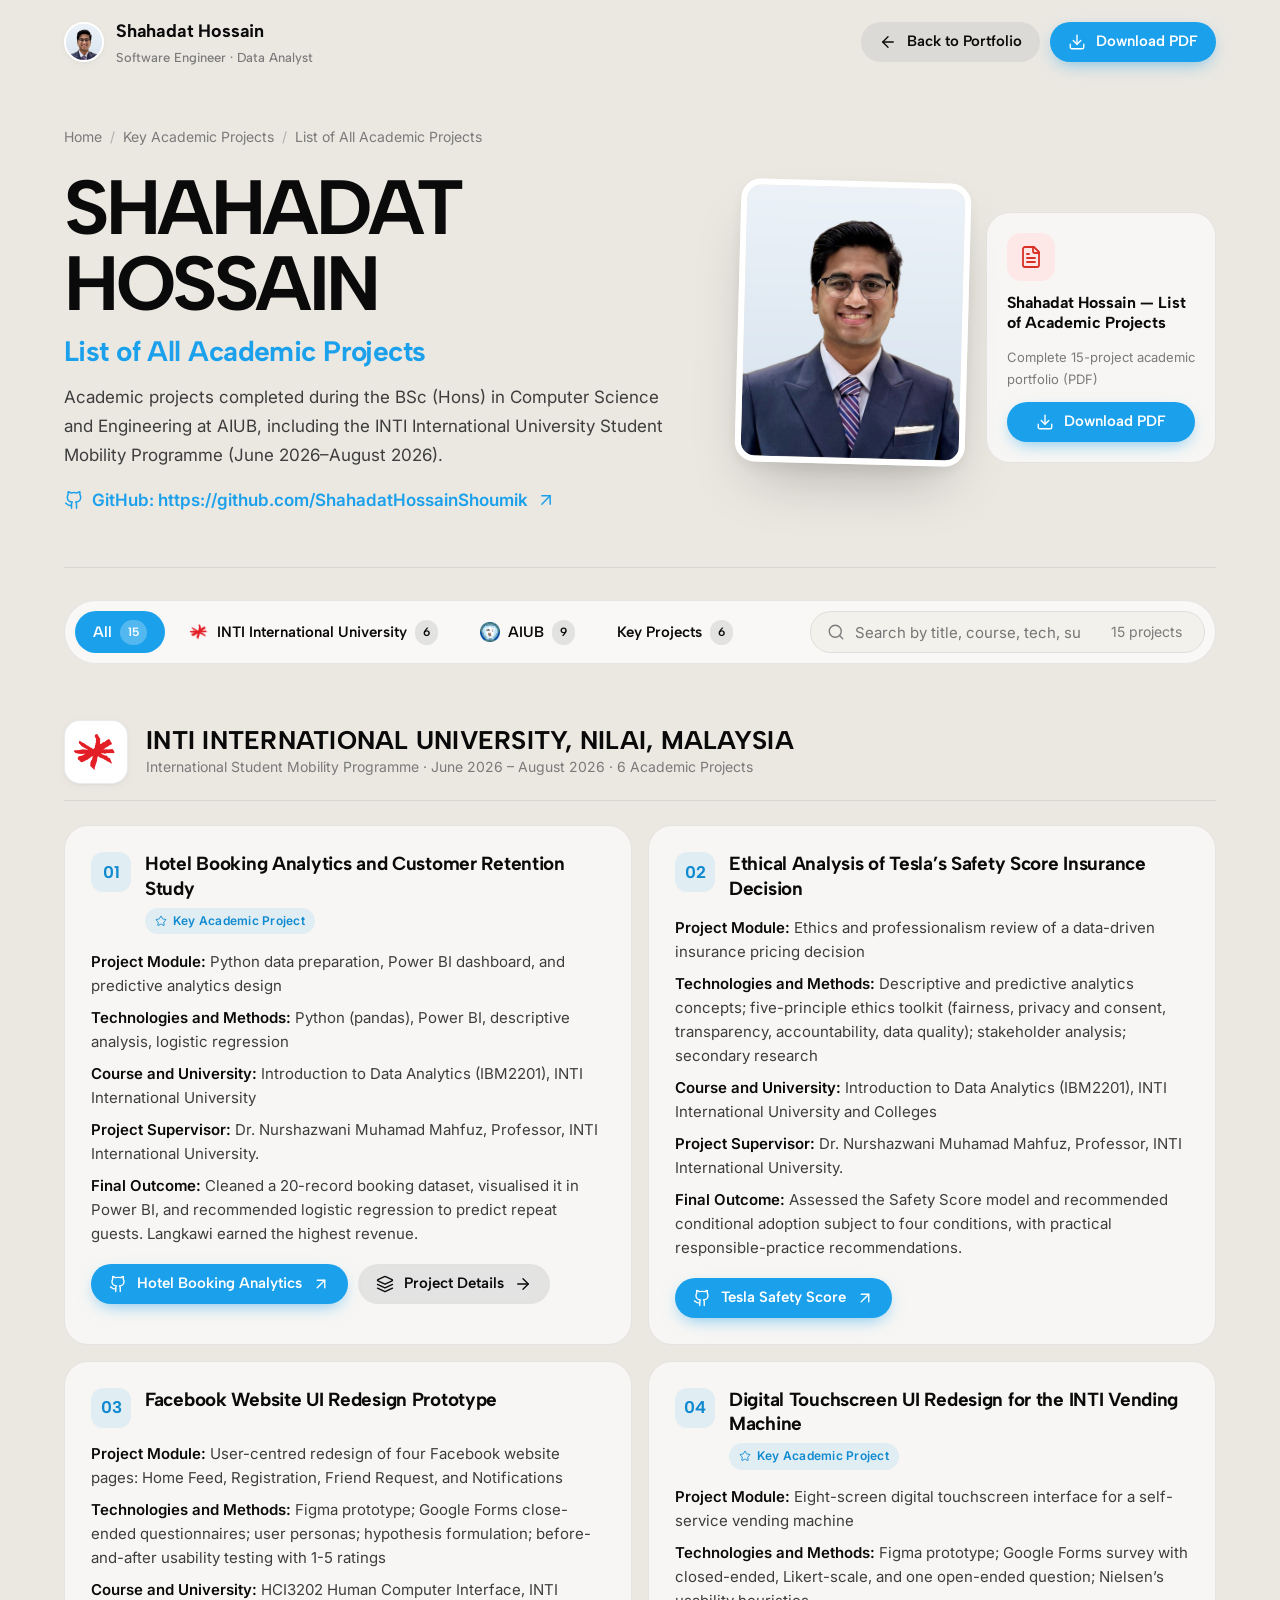
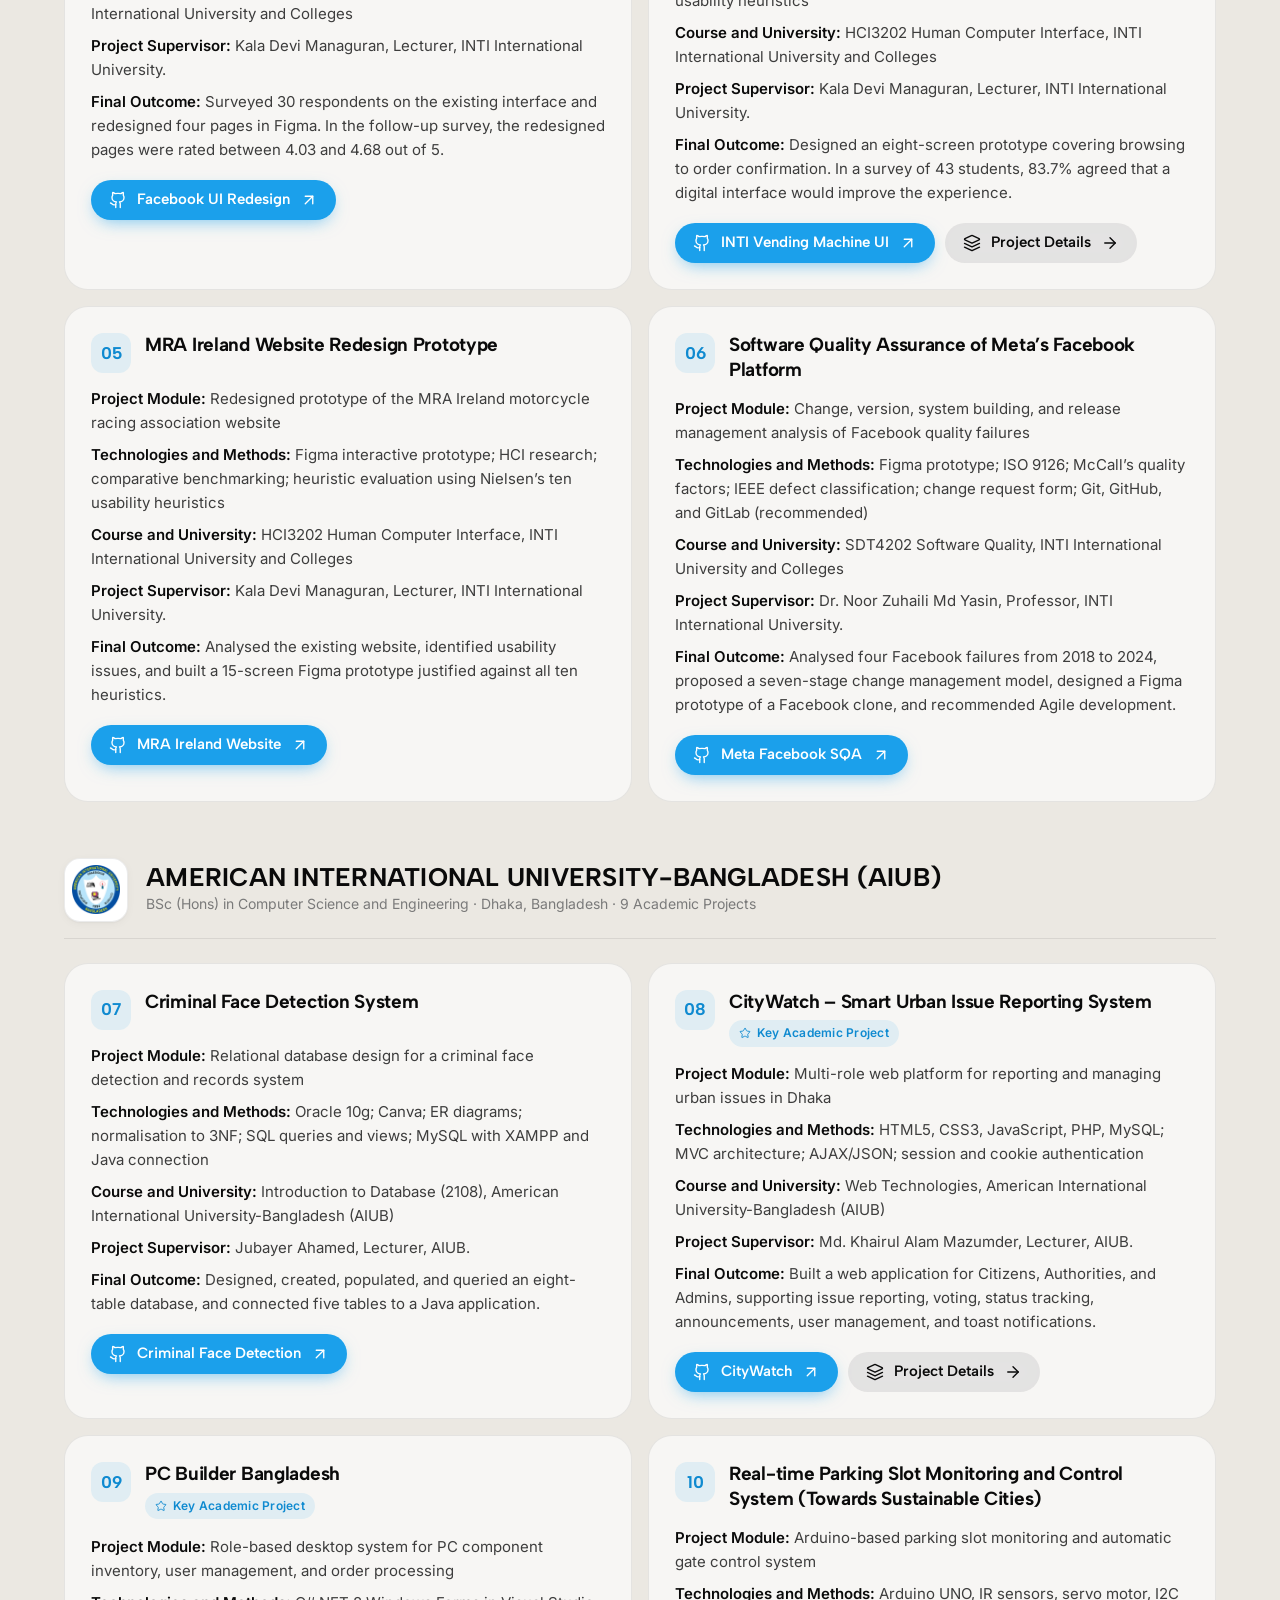
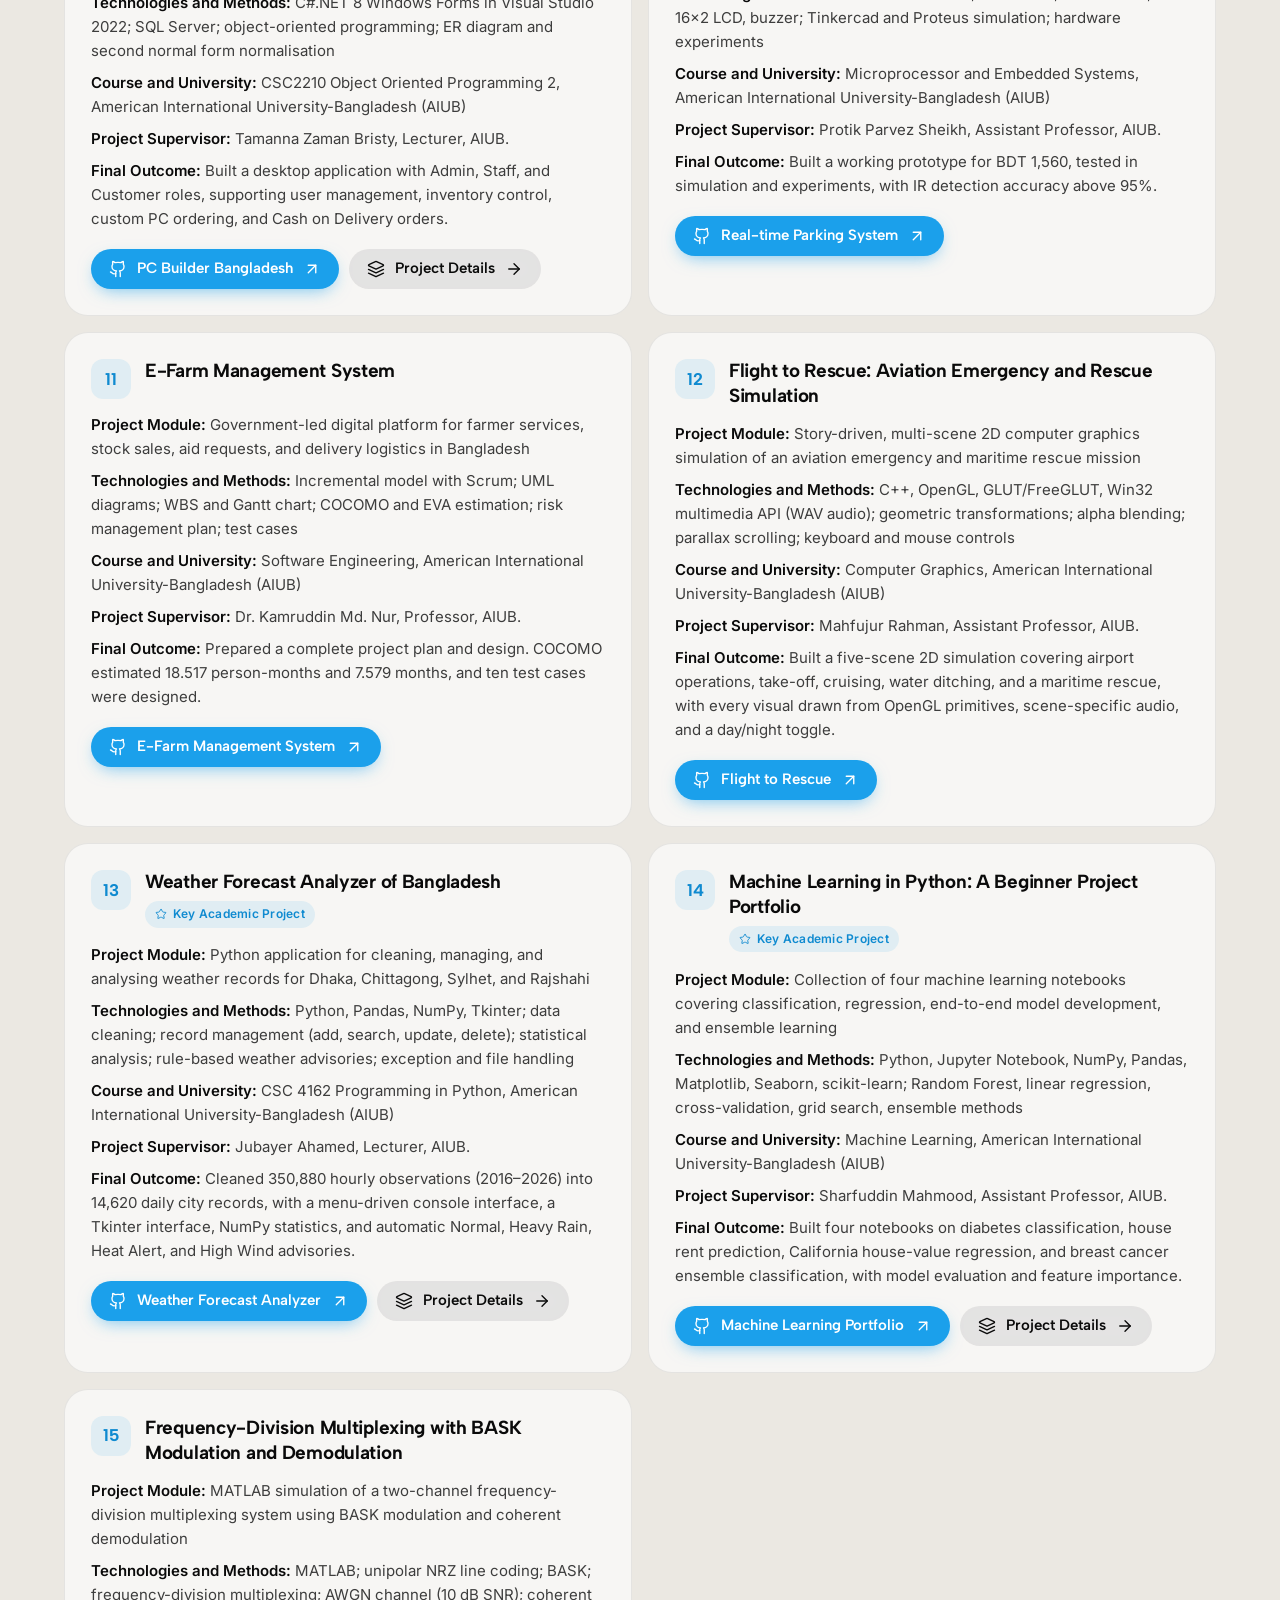
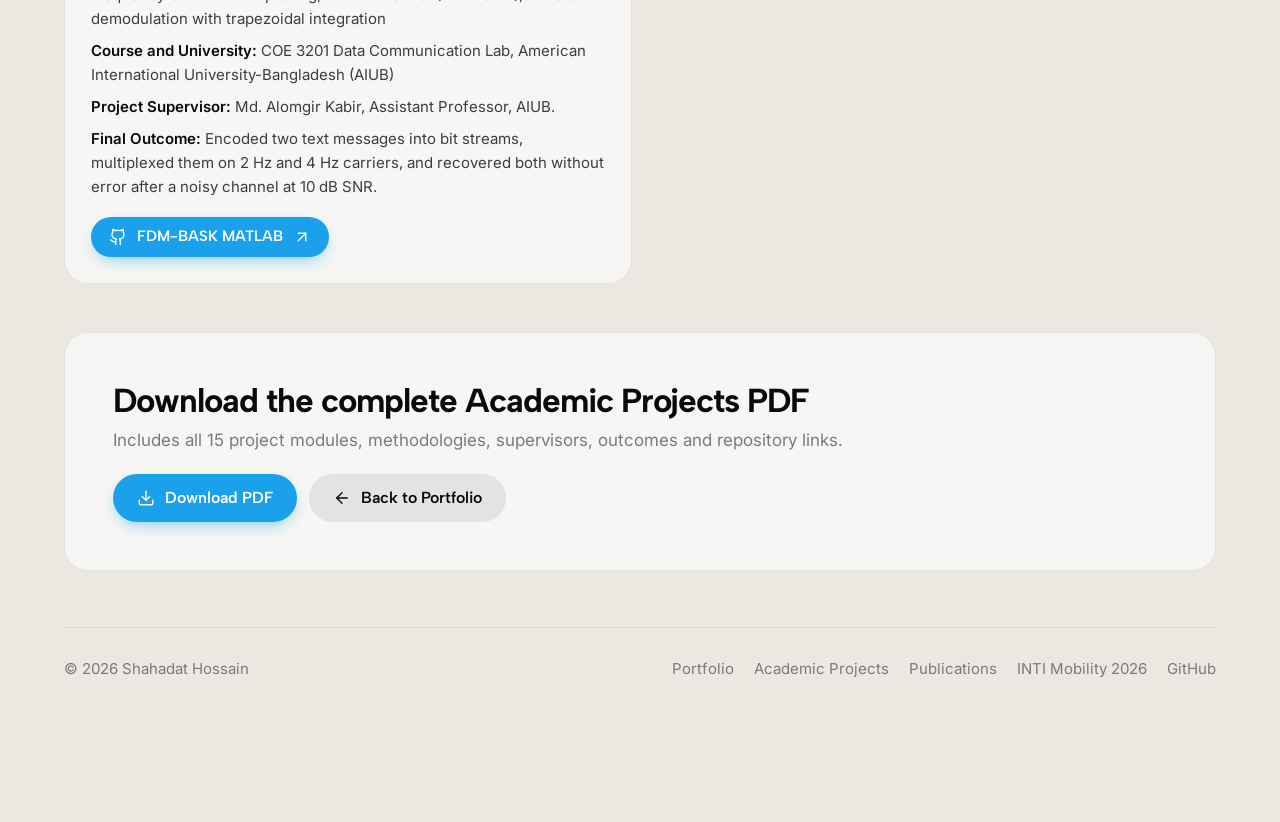
<file: projects/all-academic-projects.html>
<!DOCTYPE html>
<html lang="en" class="no-js">
<head>
  <meta charset="UTF-8">
  <meta name="viewport" content="width=device-width, initial-scale=1">
  <title>List of All Academic Projects &mdash; Shahadat Hossain</title>
  <meta name="description" content="Complete list of 15 academic projects completed by Shahadat Hossain during his BSc (Hons) in Computer Science and Engineering at AIUB and the INTI International University Student Mobility Programme.">
  <meta name="theme-color" content="#ebe8e2">
  <meta property="og:title" content="List of All Academic Projects — Shahadat Hossain">
  <meta property="og:description" content="15 academic projects across INTI International University, Malaysia and American International University-Bangladesh (AIUB).">
  <meta property="og:image" content="../assets/images/profile/headshot.jpg">
  <link rel="icon" type="image/jpeg" href="../assets/images/profile/headshot.jpg">
  <link rel="preconnect" href="https://fonts.googleapis.com">
  <link rel="preconnect" href="https://fonts.gstatic.com" crossorigin>
  <link rel="stylesheet" href="../css/global.css">
  <link rel="stylesheet" href="../css/project.css">
  <link rel="stylesheet" href="../css/all-projects.css">
</head>
<body>
  <a class="skip-link" href="#content">Skip to content</a>

  <header class="topbar">
    <div class="container topbar-inner">
      <a class="brand" href="../index.html">
        <img class="brand-avatar" src="../assets/images/profile/headshot.jpg" alt="">
        <span class="brand-text">Shahadat Hossain<small>Software Engineer &middot; Data Analyst</small></span>
      </a>
      <nav class="topbar-actions" aria-label="Page actions">
        <a class="btn btn-ghost btn-sm" href="../index.html#projects"><span data-icon="arrow-left" data-icon-class="arrow-l"></span><span>Back to Portfolio</span></a>
        <a class="btn btn-primary btn-sm" href="../assets/docs/Shahadat-Hossain-List-of-Academic-Projects.pdf" download="Shahadat Hossain - List of Academic Projects.pdf"><span data-icon="download"></span><span>Download PDF</span></a>
      </nav>
    </div>
  </header>

  <main id="content" class="container">
    <!-- Hero header matching "Shahadat Hossain - List of Academic Projects.pdf" -->
    <section class="list-hero">
      <div>
        <nav class="breadcrumb reveal" aria-label="Breadcrumb">
          <a href="../index.html">Home</a><span class="sep">/</span>
          <a href="../index.html#projects">Key Academic Projects</a><span class="sep">/</span>
          <span aria-current="page">List of All Academic Projects</span>
        </nav>
        <h1 class="reveal">Shahadat Hossain</h1>
        <h2 class="reveal">List of All Academic Projects</h2>
        <p class="lead reveal">
          Academic projects completed during the BSc (Hons) in Computer Science and Engineering at AIUB, including the
          INTI International University Student Mobility Programme (June 2026&ndash;August 2026).
        </p>
        <a class="gh text-link reveal" href="https://github.com/ShahadatHossainShoumik" target="_blank" rel="noopener">
          <span data-icon="github"></span>GitHub: https://github.com/ShahadatHossainShoumik<span data-icon="arrow-up-right" data-icon-class="arrow"></span>
        </a>
      </div>

      <div class="profile-side reveal">
        <a class="profile-photo zoomable" href="../assets/images/profile/headshot.jpg" data-lightbox="profile" data-caption="Shahadat Hossain &mdash; List of Academic Projects">
          <img src="../assets/images/profile/headshot.jpg" alt="Photo of Shahadat Hossain" width="896" height="1100">
          <span class="zoom-hint" data-icon="maximize"></span>
        </a>
        <div class="download-card card">
          <span class="pdf-ico" data-icon="file-text"></span>
          <b>Shahadat Hossain &mdash; List of Academic Projects</b>
          <small>Complete 15-project academic portfolio (PDF)</small>
          <a class="btn btn-primary btn-sm" href="../assets/docs/Shahadat-Hossain-List-of-Academic-Projects.pdf" download="Shahadat Hossain - List of Academic Projects.pdf">
            <span data-icon="download"></span>Download PDF
          </a>
        </div>
      </div>
    </section>

    <!-- Filter & search toolbar -->
    <div class="toolbar reveal" role="region" aria-label="Filter and search projects">
      <div class="filters" role="tablist" aria-label="Filter projects by university">
        <button class="filter is-active" type="button" data-filter="all" role="tab" aria-selected="true">
          All <span class="count">15</span>
        </button>
        <button class="filter" type="button" data-filter="inti" role="tab" aria-selected="false">
          <img src="../assets/images/logos/inti-mark.png" alt="">INTI International University <span class="count">6</span>
        </button>
        <button class="filter" type="button" data-filter="aiub" role="tab" aria-selected="false">
          <img src="../assets/images/logos/aiub.png" alt="">AIUB <span class="count">9</span>
        </button>
        <button class="filter" type="button" data-filter="key" role="tab" aria-selected="false">
          Key Projects <span class="count">6</span>
        </button>
      </div>

      <label class="search" aria-label="Search academic projects">
        <span data-icon="search"></span>
        <input type="search" id="project-search" placeholder="Search by title, course, tech, supervisor&hellip;" autocomplete="off">
        <span class="result-note" id="result-note">15 projects</span>
      </label>
    </div>

    <!-- ===================================================================
         GROUP 1 : INTI INTERNATIONAL UNIVERSITY, NILAI, MALAYSIA (1 - 6)
         =================================================================== -->
    <section class="uni-group" aria-labelledby="uni-inti">
      <div class="uni-head reveal">
        <div class="logo-badge"><img src="../assets/images/logos/inti-mark.png" alt="INTI International University logo"></div>
        <div>
          <h2 id="uni-inti">INTI International University, Nilai, Malaysia</h2>
          <p>International Student Mobility Programme &middot; June 2026 &ndash; August 2026 &middot; 6 Academic Projects</p>
        </div>
      </div>

      <div class="plist">
        <!-- 1 -->
        <article class="pitem card card-hover reveal" data-uni="inti" data-key="true">
          <div class="pitem-top">
            <span class="pnum">01</span>
            <div>
              <h3>Hotel Booking Analytics and Customer Retention Study</h3>
              <span class="key-badge"><span data-icon="star"></span>Key Academic Project</span>
            </div>
          </div>
          <div class="pfields">
            <p><b>Project Module:</b> Python data preparation, Power BI dashboard, and predictive analytics design</p>
            <p><b>Technologies and Methods:</b> Python (pandas), Power BI, descriptive analysis, logistic regression</p>
            <p><b>Course and University:</b> Introduction to Data Analytics (IBM2201), INTI International University</p>
            <p><b>Project Supervisor:</b> Dr. Nurshazwani Muhamad Mahfuz, Professor, INTI International University.</p>
            <p><b>Final Outcome:</b> Cleaned a 20-record booking dataset, visualised it in Power BI, and recommended logistic regression to predict repeat guests. Langkawi earned the highest revenue.</p>
          </div>
          <div class="pitem-actions">
            <a class="btn btn-primary btn-sm" href="https://github.com/ShahadatHossainShoumik/Hotel-Booking-Analytics-PowerBI-Python" target="_blank" rel="noopener"><span data-icon="github"></span>Hotel Booking Analytics<span data-icon="arrow-up-right" data-icon-class="arrow"></span></a>
            <a class="btn btn-ghost btn-sm" href="hotel-booking-analytics.html"><span data-icon="layers"></span>Project Details<span data-icon="arrow-right" data-icon-class="arrow-r"></span></a>
          </div>
        </article>

        <!-- 2 -->
        <article class="pitem card card-hover reveal" data-uni="inti" data-key="false">
          <div class="pitem-top">
            <span class="pnum">02</span>
            <div>
              <h3>Ethical Analysis of Tesla&rsquo;s Safety Score Insurance Decision</h3>
            </div>
          </div>
          <div class="pfields">
            <p><b>Project Module:</b> Ethics and professionalism review of a data-driven insurance pricing decision</p>
            <p><b>Technologies and Methods:</b> Descriptive and predictive analytics concepts; five-principle ethics toolkit (fairness, privacy and consent, transparency, accountability, data quality); stakeholder analysis; secondary research</p>
            <p><b>Course and University:</b> Introduction to Data Analytics (IBM2201), INTI International University and Colleges</p>
            <p><b>Project Supervisor:</b> Dr. Nurshazwani Muhamad Mahfuz, Professor, INTI International University.</p>
            <p><b>Final Outcome:</b> Assessed the Safety Score model and recommended conditional adoption subject to four conditions, with practical responsible-practice recommendations.</p>
          </div>
          <div class="pitem-actions">
            <a class="btn btn-primary btn-sm" href="https://github.com/ShahadatHossainShoumik/Tesla-Safety-Score-Business-Analytics" target="_blank" rel="noopener"><span data-icon="github"></span>Tesla Safety Score<span data-icon="arrow-up-right" data-icon-class="arrow"></span></a>
          </div>
        </article>

        <!-- 3 -->
        <article class="pitem card card-hover reveal" data-uni="inti" data-key="false">
          <div class="pitem-top">
            <span class="pnum">03</span>
            <div>
              <h3>Facebook Website UI Redesign Prototype</h3>
            </div>
          </div>
          <div class="pfields">
            <p><b>Project Module:</b> User-centred redesign of four Facebook website pages: Home Feed, Registration, Friend Request, and Notifications</p>
            <p><b>Technologies and Methods:</b> Figma prototype; Google Forms close-ended questionnaires; user personas; hypothesis formulation; before-and-after usability testing with 1-5 ratings</p>
            <p><b>Course and University:</b> HCI3202 Human Computer Interface, INTI International University and Colleges</p>
            <p><b>Project Supervisor:</b> Kala Devi Managuran, Lecturer, INTI International University.</p>
            <p><b>Final Outcome:</b> Surveyed 30 respondents on the existing interface and redesigned four pages in Figma. In the follow-up survey, the redesigned pages were rated between 4.03 and 4.68 out of 5.</p>
          </div>
          <div class="pitem-actions">
            <a class="btn btn-primary btn-sm" href="https://github.com/ShahadatHossainShoumik/Facebook-UI-Redesign-HCI-Figma" target="_blank" rel="noopener"><span data-icon="github"></span>Facebook UI Redesign<span data-icon="arrow-up-right" data-icon-class="arrow"></span></a>
          </div>
        </article>

        <!-- 4 -->
        <article class="pitem card card-hover reveal" data-uni="inti" data-key="true">
          <div class="pitem-top">
            <span class="pnum">04</span>
            <div>
              <h3>Digital Touchscreen UI Redesign for the INTI Vending Machine</h3>
              <span class="key-badge"><span data-icon="star"></span>Key Academic Project</span>
            </div>
          </div>
          <div class="pfields">
            <p><b>Project Module:</b> Eight-screen digital touchscreen interface for a self-service vending machine</p>
            <p><b>Technologies and Methods:</b> Figma prototype; Google Forms survey with closed-ended, Likert-scale, and one open-ended question; Nielsen&rsquo;s usability heuristics</p>
            <p><b>Course and University:</b> HCI3202 Human Computer Interface, INTI International University and Colleges</p>
            <p><b>Project Supervisor:</b> Kala Devi Managuran, Lecturer, INTI International University.</p>
            <p><b>Final Outcome:</b> Designed an eight-screen prototype covering browsing to order confirmation. In a survey of 43 students, 83.7% agreed that a digital interface would improve the experience.</p>
          </div>
          <div class="pitem-actions">
            <a class="btn btn-primary btn-sm" href="https://github.com/ShahadatHossainShoumik/ALDOUS-Vending-Machine-Touchscreen-UI-HCI" target="_blank" rel="noopener"><span data-icon="github"></span>INTI Vending Machine UI<span data-icon="arrow-up-right" data-icon-class="arrow"></span></a>
            <a class="btn btn-ghost btn-sm" href="inti-vending-machine.html"><span data-icon="layers"></span>Project Details<span data-icon="arrow-right" data-icon-class="arrow-r"></span></a>
          </div>
        </article>

        <!-- 5 -->
        <article class="pitem card card-hover reveal" data-uni="inti" data-key="false">
          <div class="pitem-top">
            <span class="pnum">05</span>
            <div>
              <h3>MRA Ireland Website Redesign Prototype</h3>
            </div>
          </div>
          <div class="pfields">
            <p><b>Project Module:</b> Redesigned prototype of the MRA Ireland motorcycle racing association website</p>
            <p><b>Technologies and Methods:</b> Figma interactive prototype; HCI research; comparative benchmarking; heuristic evaluation using Nielsen&rsquo;s ten usability heuristics</p>
            <p><b>Course and University:</b> HCI3202 Human Computer Interface, INTI International University and Colleges</p>
            <p><b>Project Supervisor:</b> Kala Devi Managuran, Lecturer, INTI International University.</p>
            <p><b>Final Outcome:</b> Analysed the existing website, identified usability issues, and built a 15-screen Figma prototype justified against all ten heuristics.</p>
          </div>
          <div class="pitem-actions">
            <a class="btn btn-primary btn-sm" href="https://github.com/ShahadatHossainShoumik/MRA-Ireland-Website-UI-Clone" target="_blank" rel="noopener"><span data-icon="github"></span>MRA Ireland Website<span data-icon="arrow-up-right" data-icon-class="arrow"></span></a>
          </div>
        </article>

        <!-- 6 -->
        <article class="pitem card card-hover reveal" data-uni="inti" data-key="false">
          <div class="pitem-top">
            <span class="pnum">06</span>
            <div>
              <h3>Software Quality Assurance of Meta&rsquo;s Facebook Platform</h3>
            </div>
          </div>
          <div class="pfields">
            <p><b>Project Module:</b> Change, version, system building, and release management analysis of Facebook quality failures</p>
            <p><b>Technologies and Methods:</b> Figma prototype; ISO 9126; McCall&rsquo;s quality factors; IEEE defect classification; change request form; Git, GitHub, and GitLab (recommended)</p>
            <p><b>Course and University:</b> SDT4202 Software Quality, INTI International University and Colleges</p>
            <p><b>Project Supervisor:</b> Dr. Noor Zuhaili Md Yasin, Professor, INTI International University.</p>
            <p><b>Final Outcome:</b> Analysed four Facebook failures from 2018 to 2024, proposed a seven-stage change management model, designed a Figma prototype of a Facebook clone, and recommended Agile development.</p>
          </div>
          <div class="pitem-actions">
            <a class="btn btn-primary btn-sm" href="https://github.com/ShahadatHossainShoumik/software-quality-assurance-meta-sqa-models-and-system-architecture" target="_blank" rel="noopener"><span data-icon="github"></span>Meta Facebook SQA<span data-icon="arrow-up-right" data-icon-class="arrow"></span></a>
          </div>
        </article>
      </div>
    </section>

    <!-- ===================================================================
         GROUP 2 : AMERICAN INTERNATIONAL UNIVERSITY-BANGLADESH (AIUB) (7-15)
         =================================================================== -->
    <section class="uni-group" aria-labelledby="uni-aiub">
      <div class="uni-head reveal">
        <div class="logo-badge"><img src="../assets/images/logos/aiub.png" alt="AIUB logo"></div>
        <div>
          <h2 id="uni-aiub">American International University-Bangladesh (AIUB)</h2>
          <p>BSc (Hons) in Computer Science and Engineering &middot; Dhaka, Bangladesh &middot; 9 Academic Projects</p>
        </div>
      </div>

      <div class="plist">
        <!-- 7 -->
        <article class="pitem card card-hover reveal" data-uni="aiub" data-key="false">
          <div class="pitem-top">
            <span class="pnum">07</span>
            <div>
              <h3>Criminal Face Detection System</h3>
            </div>
          </div>
          <div class="pfields">
            <p><b>Project Module:</b> Relational database design for a criminal face detection and records system</p>
            <p><b>Technologies and Methods:</b> Oracle 10g; Canva; ER diagrams; normalisation to 3NF; SQL queries and views; MySQL with XAMPP and Java connection</p>
            <p><b>Course and University:</b> Introduction to Database (2108), American International University-Bangladesh (AIUB)</p>
            <p><b>Project Supervisor:</b> Jubayer Ahamed, Lecturer, AIUB.</p>
            <p><b>Final Outcome:</b> Designed, created, populated, and queried an eight-table database, and connected five tables to a Java application.</p>
          </div>
          <div class="pitem-actions">
            <a class="btn btn-primary btn-sm" href="https://github.com/ShahadatHossainShoumik/criminal-face-detection-database-system" target="_blank" rel="noopener"><span data-icon="github"></span>Criminal Face Detection<span data-icon="arrow-up-right" data-icon-class="arrow"></span></a>
          </div>
        </article>

        <!-- 8 -->
        <article class="pitem card card-hover reveal" data-uni="aiub" data-key="true">
          <div class="pitem-top">
            <span class="pnum">08</span>
            <div>
              <h3>CityWatch &ndash; Smart Urban Issue Reporting System</h3>
              <span class="key-badge"><span data-icon="star"></span>Key Academic Project</span>
            </div>
          </div>
          <div class="pfields">
            <p><b>Project Module:</b> Multi-role web platform for reporting and managing urban issues in Dhaka</p>
            <p><b>Technologies and Methods:</b> HTML5, CSS3, JavaScript, PHP, MySQL; MVC architecture; AJAX/JSON; session and cookie authentication</p>
            <p><b>Course and University:</b> Web Technologies, American International University-Bangladesh (AIUB)</p>
            <p><b>Project Supervisor:</b> Md. Khairul Alam Mazumder, Lecturer, AIUB.</p>
            <p><b>Final Outcome:</b> Built a web application for Citizens, Authorities, and Admins, supporting issue reporting, voting, status tracking, announcements, user management, and toast notifications.</p>
          </div>
          <div class="pitem-actions">
            <a class="btn btn-primary btn-sm" href="https://github.com/ShahadatHossainShoumik/CityWatch-Smart-Urban-Issue-Reporting-System" target="_blank" rel="noopener"><span data-icon="github"></span>CityWatch<span data-icon="arrow-up-right" data-icon-class="arrow"></span></a>
            <a class="btn btn-ghost btn-sm" href="citywatch.html"><span data-icon="layers"></span>Project Details<span data-icon="arrow-right" data-icon-class="arrow-r"></span></a>
          </div>
        </article>

        <!-- 9 -->
        <article class="pitem card card-hover reveal" data-uni="aiub" data-key="true">
          <div class="pitem-top">
            <span class="pnum">09</span>
            <div>
              <h3>PC Builder Bangladesh</h3>
              <span class="key-badge"><span data-icon="star"></span>Key Academic Project</span>
            </div>
          </div>
          <div class="pfields">
            <p><b>Project Module:</b> Role-based desktop system for PC component inventory, user management, and order processing</p>
            <p><b>Technologies and Methods:</b> C#.NET 8 Windows Forms in Visual Studio 2022; SQL Server; object-oriented programming; ER diagram and second normal form normalisation</p>
            <p><b>Course and University:</b> CSC2210 Object Oriented Programming 2, American International University-Bangladesh (AIUB)</p>
            <p><b>Project Supervisor:</b> Tamanna Zaman Bristy, Lecturer, AIUB.</p>
            <p><b>Final Outcome:</b> Built a desktop application with Admin, Staff, and Customer roles, supporting user management, inventory control, custom PC ordering, and Cash on Delivery orders.</p>
          </div>
          <div class="pitem-actions">
            <a class="btn btn-primary btn-sm" href="https://github.com/ShahadatHossainShoumik/PC-Builder-Bangladesh-Desktop-Application" target="_blank" rel="noopener"><span data-icon="github"></span>PC Builder Bangladesh<span data-icon="arrow-up-right" data-icon-class="arrow"></span></a>
            <a class="btn btn-ghost btn-sm" href="pc-builder-bangladesh.html"><span data-icon="layers"></span>Project Details<span data-icon="arrow-right" data-icon-class="arrow-r"></span></a>
          </div>
        </article>

        <!-- 10 -->
        <article class="pitem card card-hover reveal" data-uni="aiub" data-key="false">
          <div class="pitem-top">
            <span class="pnum">10</span>
            <div>
              <h3>Real-time Parking Slot Monitoring and Control System (Towards Sustainable Cities)</h3>
            </div>
          </div>
          <div class="pfields">
            <p><b>Project Module:</b> Arduino-based parking slot monitoring and automatic gate control system</p>
            <p><b>Technologies and Methods:</b> Arduino UNO, IR sensors, servo motor, I2C 16x2 LCD, buzzer; Tinkercad and Proteus simulation; hardware experiments</p>
            <p><b>Course and University:</b> Microprocessor and Embedded Systems, American International University-Bangladesh (AIUB)</p>
            <p><b>Project Supervisor:</b> Protik Parvez Sheikh, Assistant Professor, AIUB.</p>
            <p><b>Final Outcome:</b> Built a working prototype for BDT 1,560, tested in simulation and experiments, with IR detection accuracy above 95%.</p>
          </div>
          <div class="pitem-actions">
            <a class="btn btn-primary btn-sm" href="https://github.com/ShahadatHossainShoumik/Real-Time-Digital-Parking-System-Arduino" target="_blank" rel="noopener"><span data-icon="github"></span>Real-time Parking System<span data-icon="arrow-up-right" data-icon-class="arrow"></span></a>
          </div>
        </article>

        <!-- 11 -->
        <article class="pitem card card-hover reveal" data-uni="aiub" data-key="false">
          <div class="pitem-top">
            <span class="pnum">11</span>
            <div>
              <h3>E-Farm Management System</h3>
            </div>
          </div>
          <div class="pfields">
            <p><b>Project Module:</b> Government-led digital platform for farmer services, stock sales, aid requests, and delivery logistics in Bangladesh</p>
            <p><b>Technologies and Methods:</b> Incremental model with Scrum; UML diagrams; WBS and Gantt chart; COCOMO and EVA estimation; risk management plan; test cases</p>
            <p><b>Course and University:</b> Software Engineering, American International University-Bangladesh (AIUB)</p>
            <p><b>Project Supervisor:</b> Dr. Kamruddin Md. Nur, Professor, AIUB.</p>
            <p><b>Final Outcome:</b> Prepared a complete project plan and design. COCOMO estimated 18.517 person-months and 7.579 months, and ten test cases were designed.</p>
          </div>
          <div class="pitem-actions">
            <a class="btn btn-primary btn-sm" href="https://github.com/ShahadatHossainShoumik/E-Farm-Management-System-SE-Architecture" target="_blank" rel="noopener"><span data-icon="github"></span>E-Farm Management System<span data-icon="arrow-up-right" data-icon-class="arrow"></span></a>
          </div>
        </article>

        <!-- 12 -->
        <article class="pitem card card-hover reveal" data-uni="aiub" data-key="false">
          <div class="pitem-top">
            <span class="pnum">12</span>
            <div>
              <h3>Flight to Rescue: Aviation Emergency and Rescue Simulation</h3>
            </div>
          </div>
          <div class="pfields">
            <p><b>Project Module:</b> Story-driven, multi-scene 2D computer graphics simulation of an aviation emergency and maritime rescue mission</p>
            <p><b>Technologies and Methods:</b> C++, OpenGL, GLUT/FreeGLUT, Win32 multimedia API (WAV audio); geometric transformations; alpha blending; parallax scrolling; keyboard and mouse controls</p>
            <p><b>Course and University:</b> Computer Graphics, American International University-Bangladesh (AIUB)</p>
            <p><b>Project Supervisor:</b> Mahfujur Rahman, Assistant Professor, AIUB.</p>
            <p><b>Final Outcome:</b> Built a five-scene 2D simulation covering airport operations, take-off, cruising, water ditching, and a maritime rescue, with every visual drawn from OpenGL primitives, scene-specific audio, and a day/night toggle.</p>
          </div>
          <div class="pitem-actions">
            <a class="btn btn-primary btn-sm" href="https://github.com/ShahadatHossainShoumik/Flight-To-Rescue-An-OpenGL-GLUT-Computer-Graphics-Project" target="_blank" rel="noopener"><span data-icon="github"></span>Flight to Rescue<span data-icon="arrow-up-right" data-icon-class="arrow"></span></a>
          </div>
        </article>

        <!-- 13 -->
        <article class="pitem card card-hover reveal" data-uni="aiub" data-key="true">
          <div class="pitem-top">
            <span class="pnum">13</span>
            <div>
              <h3>Weather Forecast Analyzer of Bangladesh</h3>
              <span class="key-badge"><span data-icon="star"></span>Key Academic Project</span>
            </div>
          </div>
          <div class="pfields">
            <p><b>Project Module:</b> Python application for cleaning, managing, and analysing weather records for Dhaka, Chittagong, Sylhet, and Rajshahi</p>
            <p><b>Technologies and Methods:</b> Python, Pandas, NumPy, Tkinter; data cleaning; record management (add, search, update, delete); statistical analysis; rule-based weather advisories; exception and file handling</p>
            <p><b>Course and University:</b> CSC 4162 Programming in Python, American International University-Bangladesh (AIUB)</p>
            <p><b>Project Supervisor:</b> Jubayer Ahamed, Lecturer, AIUB.</p>
            <p><b>Final Outcome:</b> Cleaned 350,880 hourly observations (2016&ndash;2026) into 14,620 daily city records, with a menu-driven console interface, a Tkinter interface, NumPy statistics, and automatic Normal, Heavy Rain, Heat Alert, and High Wind advisories.</p>
          </div>
          <div class="pitem-actions">
            <a class="btn btn-primary btn-sm" href="https://github.com/ShahadatHossainShoumik/Weather-Forecast-Analyzer-of-Bangladesh" target="_blank" rel="noopener"><span data-icon="github"></span>Weather Forecast Analyzer<span data-icon="arrow-up-right" data-icon-class="arrow"></span></a>
            <a class="btn btn-ghost btn-sm" href="weather-forecast-analyzer.html"><span data-icon="layers"></span>Project Details<span data-icon="arrow-right" data-icon-class="arrow-r"></span></a>
          </div>
        </article>

        <!-- 14 -->
        <article class="pitem card card-hover reveal" data-uni="aiub" data-key="true">
          <div class="pitem-top">
            <span class="pnum">14</span>
            <div>
              <h3>Machine Learning in Python: A Beginner Project Portfolio</h3>
              <span class="key-badge"><span data-icon="star"></span>Key Academic Project</span>
            </div>
          </div>
          <div class="pfields">
            <p><b>Project Module:</b> Collection of four machine learning notebooks covering classification, regression, end-to-end model development, and ensemble learning</p>
            <p><b>Technologies and Methods:</b> Python, Jupyter Notebook, NumPy, Pandas, Matplotlib, Seaborn, scikit-learn; Random Forest, linear regression, cross-validation, grid search, ensemble methods</p>
            <p><b>Course and University:</b> Machine Learning, American International University-Bangladesh (AIUB)</p>
            <p><b>Project Supervisor:</b> Sharfuddin Mahmood, Assistant Professor, AIUB.</p>
            <p><b>Final Outcome:</b> Built four notebooks on diabetes classification, house rent prediction, California house-value regression, and breast cancer ensemble classification, with model evaluation and feature importance.</p>
          </div>
          <div class="pitem-actions">
            <a class="btn btn-primary btn-sm" href="https://github.com/ShahadatHossainShoumik/Machine-Learning-in-Python-Beginner-Project-Portfolio" target="_blank" rel="noopener"><span data-icon="github"></span>Machine Learning Portfolio<span data-icon="arrow-up-right" data-icon-class="arrow"></span></a>
            <a class="btn btn-ghost btn-sm" href="machine-learning-portfolio.html"><span data-icon="layers"></span>Project Details<span data-icon="arrow-right" data-icon-class="arrow-r"></span></a>
          </div>
        </article>

        <!-- 15 -->
        <article class="pitem card card-hover reveal" data-uni="aiub" data-key="false">
          <div class="pitem-top">
            <span class="pnum">15</span>
            <div>
              <h3>Frequency-Division Multiplexing with BASK Modulation and Demodulation</h3>
            </div>
          </div>
          <div class="pfields">
            <p><b>Project Module:</b> MATLAB simulation of a two-channel frequency-division multiplexing system using BASK modulation and coherent demodulation</p>
            <p><b>Technologies and Methods:</b> MATLAB; unipolar NRZ line coding; BASK; frequency-division multiplexing; AWGN channel (10 dB SNR); coherent demodulation with trapezoidal integration</p>
            <p><b>Course and University:</b> COE 3201 Data Communication Lab, American International University-Bangladesh (AIUB)</p>
            <p><b>Project Supervisor:</b> Md. Alomgir Kabir, Assistant Professor, AIUB.</p>
            <p><b>Final Outcome:</b> Encoded two text messages into bit streams, multiplexed them on 2 Hz and 4 Hz carriers, and recovered both without error after a noisy channel at 10 dB SNR.</p>
          </div>
          <div class="pitem-actions">
            <a class="btn btn-primary btn-sm" href="https://github.com/ShahadatHossainShoumik/fdm-bask-modulation-demodulation-matlab" target="_blank" rel="noopener"><span data-icon="github"></span>FDM-BASK MATLAB<span data-icon="arrow-up-right" data-icon-class="arrow"></span></a>
          </div>
        </article>
      </div>
    </section>

    <div class="empty" id="empty-state" role="status">
      <p>No projects match your current filter or search term.</p>
    </div>

    <section class="cta-band reveal">
      <div>
        <h2>Download the complete Academic Projects PDF</h2>
        <p>Includes all 15 project modules, methodologies, supervisors, outcomes and repository links.</p>
      </div>
      <div class="actions">
        <a class="btn btn-primary" href="../assets/docs/Shahadat-Hossain-List-of-Academic-Projects.pdf" download="Shahadat Hossain - List of Academic Projects.pdf"><span data-icon="download"></span>Download PDF</a>
        <a class="btn btn-ghost" href="../index.html#projects"><span data-icon="arrow-left" data-icon-class="arrow-l"></span>Back to Portfolio</a>
      </div>
    </section>
  </main>

  <footer class="site-footer">
    <div class="container footer-inner">
      <span>&copy; <span data-year>2026</span> Shahadat Hossain</span>
      <span class="footer-links">
        <a href="../index.html">Portfolio</a>
        <a href="all-academic-projects.html">Academic Projects</a>
        <a href="../pages/publications.html">Publications</a>
        <a href="../pages/inti-student-mobility-2026.html">INTI Mobility 2026</a>
        <a href="https://github.com/ShahadatHossainShoumik" target="_blank" rel="noopener">GitHub</a>
      </span>
    </div>
  </footer>

  <button class="to-top" aria-label="Back to top" data-icon="arrow-up"></button>
  <script src="../js/main.js"></script>
  <script src="../js/all-projects.js"></script>
</body>
</html>
</file>
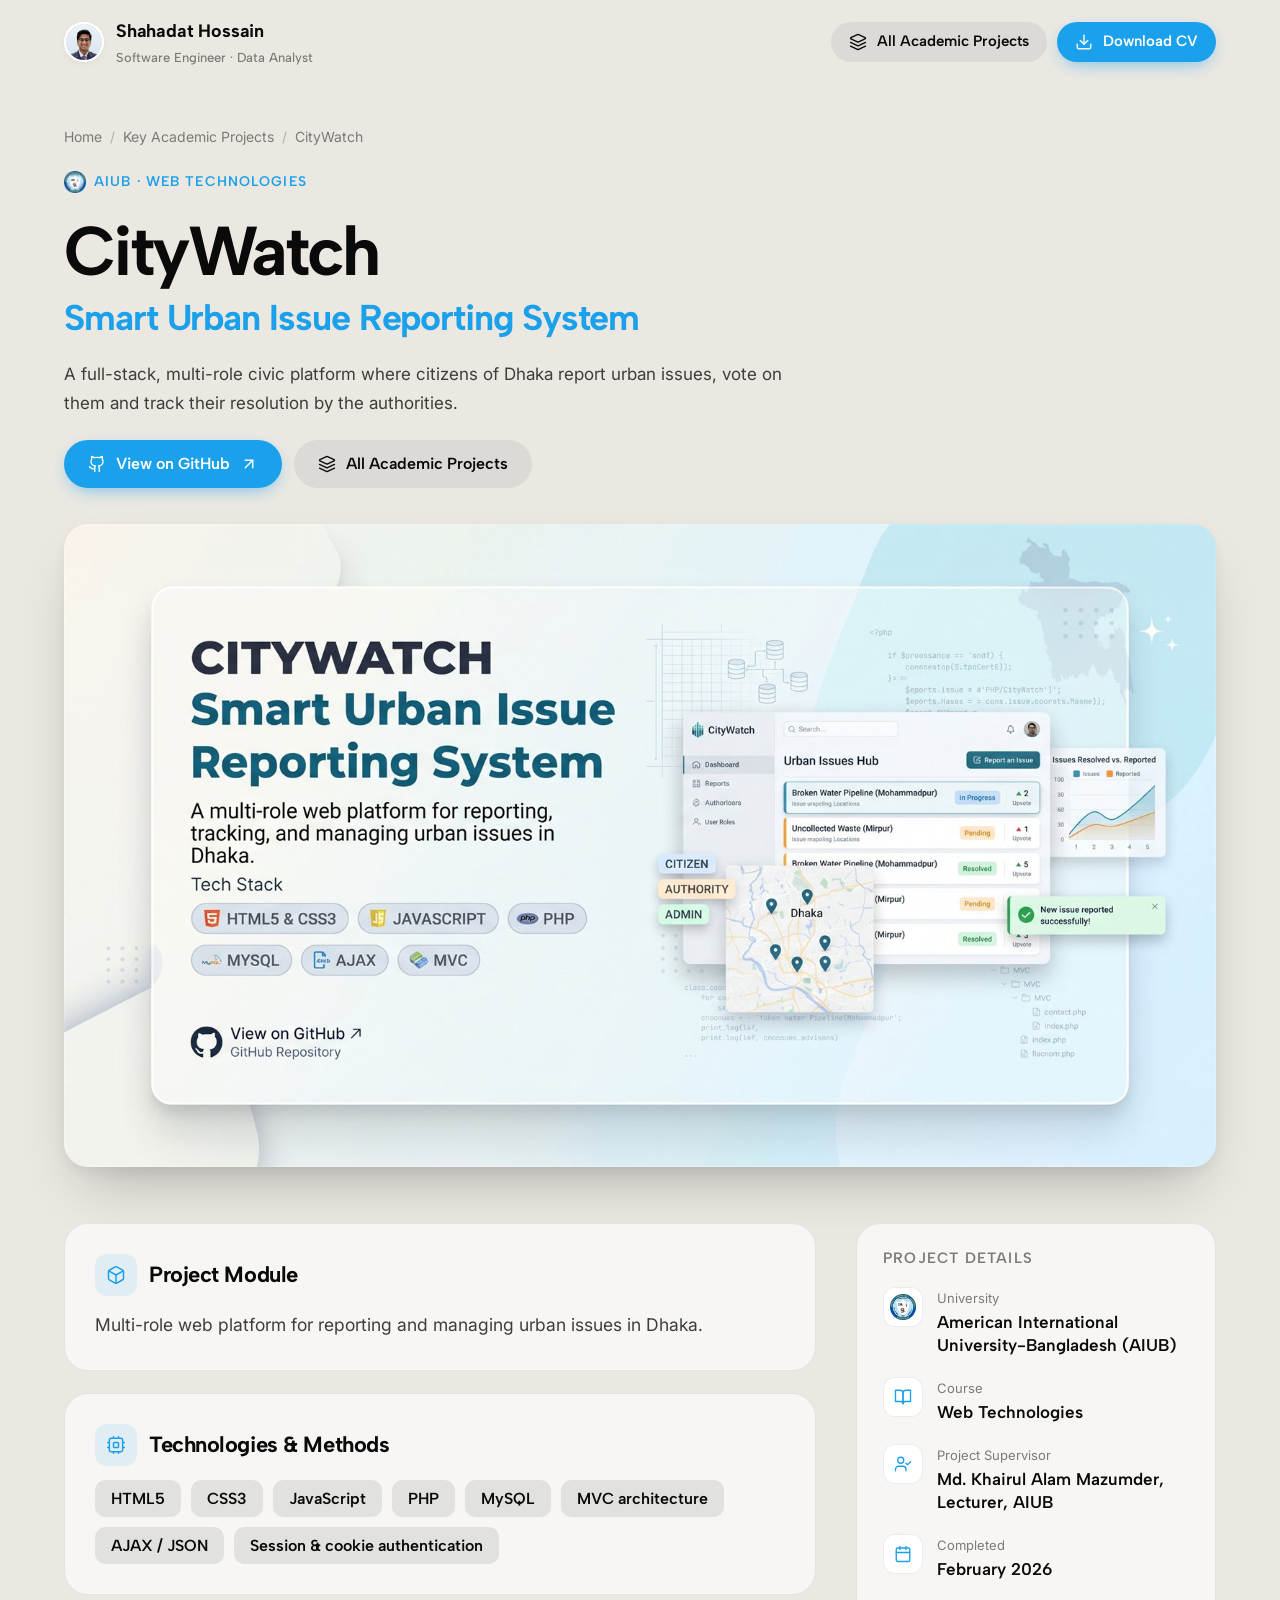
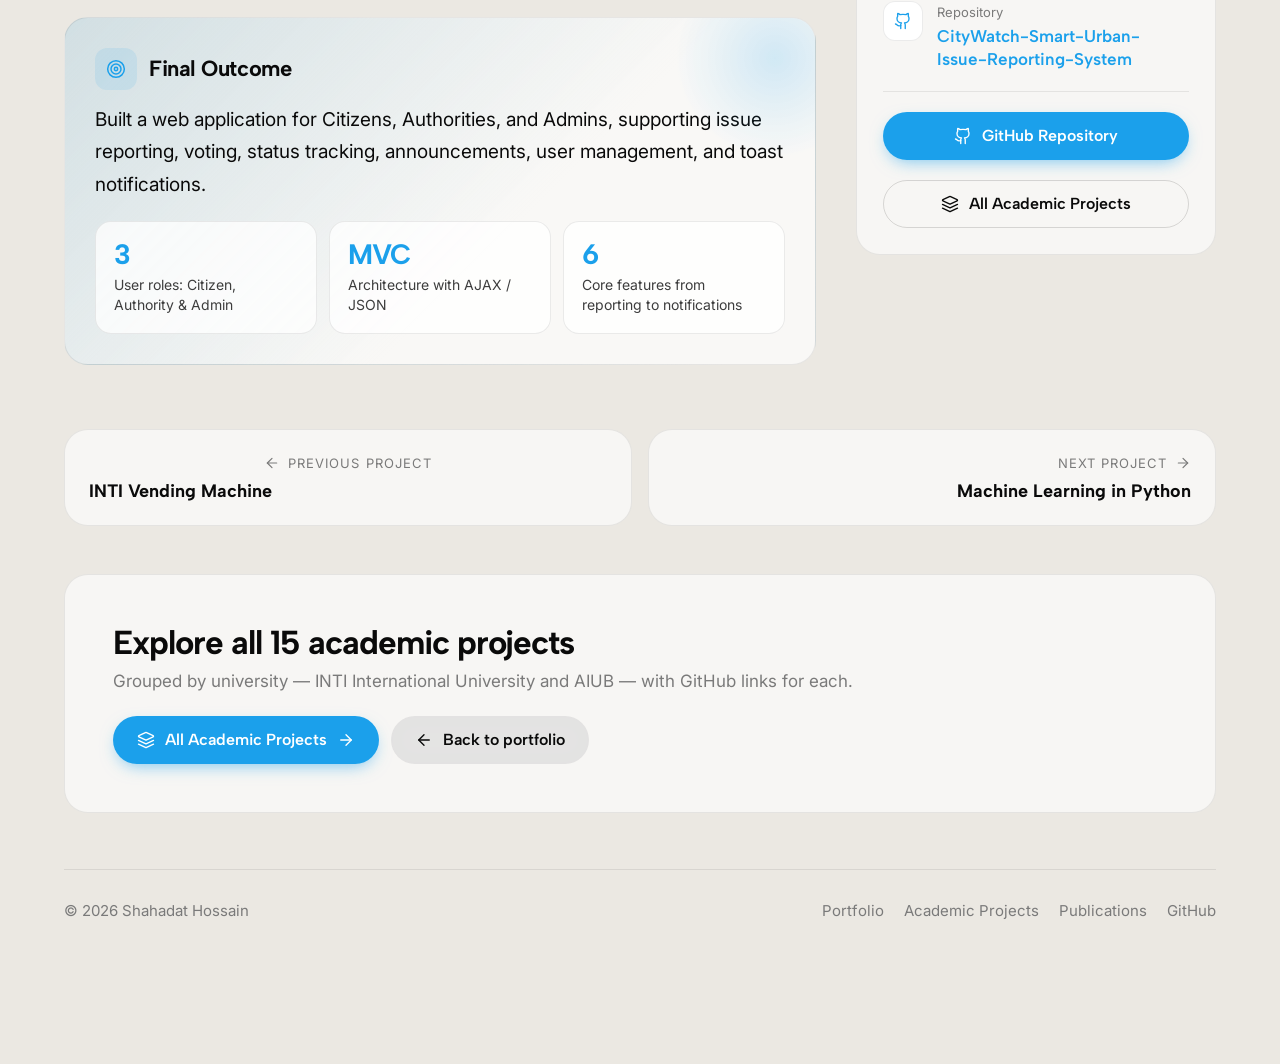
<file: projects/citywatch.html>
<!DOCTYPE html>
<html lang="en" class="no-js">
<head>
  <meta charset="UTF-8">
  <meta name="viewport" content="width=device-width, initial-scale=1">
  <title>CityWatch &mdash; Smart Urban Issue Reporting System | Shahadat Hossain</title>
  <meta name="description" content="A full-stack, multi-role civic platform where citizens of Dhaka report urban issues, vote on them and track their resolution by the authorities.">
  <meta name="theme-color" content="#ebe8e2">
  <meta property="og:image" content="../assets/images/projects/citywatch.jpg">
  <link rel="icon" type="image/jpeg" href="../assets/images/profile/headshot.jpg">
  <link rel="preconnect" href="https://fonts.googleapis.com">
  <link rel="preconnect" href="https://fonts.gstatic.com" crossorigin>
  <link rel="stylesheet" href="../css/global.css">
  <link rel="stylesheet" href="../css/project.css">
</head>
<body>
  <a class="skip-link" href="#content">Skip to content</a>

  <header class="topbar">
    <div class="container topbar-inner">
      <a class="brand" href="../index.html">
        <img class="brand-avatar" src="../assets/images/profile/headshot.jpg" alt="">
        <span class="brand-text">Shahadat Hossain<small>Software Engineer &middot; Data Analyst</small></span>
      </a>
      <nav class="topbar-actions" aria-label="Page actions">
        <a class="btn btn-ghost btn-sm" href="all-academic-projects.html"><span data-icon="layers"></span><span>All Academic Projects</span></a>
        <a class="btn btn-primary btn-sm" href="../assets/docs/Shahadat-Hossain-CV.pdf" download="Shahadat-Hossain-CV.pdf"><span data-icon="download"></span><span>Download CV</span></a>
      </nav>
    </div>
  </header>

  <main id="content" class="container">
    <section class="project-hero">
      <nav class="breadcrumb reveal" aria-label="Breadcrumb">
        <a href="../index.html">Home</a><span class="sep">/</span>
        <a href="../index.html#projects">Key Academic Projects</a><span class="sep">/</span>
        <span aria-current="page">CityWatch</span>
      </nav>
      <span class="eyebrow reveal"><img src="../assets/images/logos/aiub.png" alt="">AIUB &middot; Web Technologies</span>
      <h1 class="reveal">CityWatch<span class="accent">Smart Urban Issue Reporting System</span></h1>
      <p class="lead reveal">A full-stack, multi-role civic platform where citizens of Dhaka report urban issues, vote on them and track their resolution by the authorities.</p>
      <div class="hero-actions reveal">
        <a class="btn btn-primary" href="https://github.com/ShahadatHossainShoumik/CityWatch-Smart-Urban-Issue-Reporting-System" target="_blank" rel="noopener"><span data-icon="github"></span>View on GitHub<span data-icon="arrow-up-right" data-icon-class="arrow"></span></a>
        <a class="btn btn-ghost" href="all-academic-projects.html"><span data-icon="layers"></span>All Academic Projects</a>
      </div>
    </section>

    <a class="cover zoomable reveal" href="../assets/images/projects/citywatch.jpg" data-lightbox="cover" data-caption="CityWatch &mdash; Smart Urban Issue Reporting System">
      <img src="../assets/images/projects/citywatch.jpg" alt="CityWatch project cover" width="1600" height="893">
      <span class="zoom-hint" data-icon="maximize"></span>
    </a>

    <div class="case">
      <div class="case-main">
        <article class="block card reveal">
          <div class="block-head"><span class="ico" data-icon="box"></span><h2>Project Module</h2></div>
          <p>Multi-role web platform for reporting and managing urban issues in Dhaka.</p>
        </article>

        <article class="block card reveal">
          <div class="block-head"><span class="ico" data-icon="cpu"></span><h2>Technologies &amp; Methods</h2></div>
          <div class="chips" data-stagger="0.03">
              <span class="chip">HTML5</span>
              <span class="chip">CSS3</span>
              <span class="chip">JavaScript</span>
              <span class="chip">PHP</span>
              <span class="chip">MySQL</span>
              <span class="chip">MVC architecture</span>
              <span class="chip">AJAX / JSON</span>
              <span class="chip">Session &amp; cookie authentication</span>
          </div>
        </article>

        <article class="block card outcome reveal">
          <div class="block-head"><span class="ico" data-icon="target"></span><h2>Final Outcome</h2></div>
          <p>Built a web application for Citizens, Authorities, and Admins, supporting issue reporting, voting, status tracking, announcements, user management, and toast notifications.</p>
          <div class="metrics">
                <div class="metric"><b>3</b><span>User roles: Citizen, Authority &amp; Admin</span></div>
                <div class="metric"><b>MVC</b><span>Architecture with AJAX / JSON</span></div>
                <div class="metric"><b>6</b><span>Core features from reporting to notifications</span></div>
          </div>
        </article>
      </div>

      <aside class="facts card reveal" aria-label="Project details">
        <h2>Project details</h2>
        <div class="fact"><span class="ico"><img src="../assets/images/logos/aiub.png" alt=""></span><dl><dt>University</dt><dd>American International University-Bangladesh (AIUB)</dd></dl></div>
        <div class="fact"><span class="ico" data-icon="book-open"></span><dl><dt>Course</dt><dd>Web Technologies</dd></dl></div>
        <div class="fact"><span class="ico" data-icon="user-check"></span><dl><dt>Project Supervisor</dt><dd>Md. Khairul Alam Mazumder, Lecturer, AIUB</dd></dl></div>
        <div class="fact"><span class="ico" data-icon="calendar"></span><dl><dt>Completed</dt><dd>February 2026</dd></dl></div>
        <div class="fact"><span class="ico" data-icon="github"></span><dl><dt>Repository</dt><dd><a class="text-link" href="https://github.com/ShahadatHossainShoumik/CityWatch-Smart-Urban-Issue-Reporting-System" target="_blank" rel="noopener">CityWatch-Smart-Urban-Issue-Reporting-System</a></dd></dl></div>
        <div class="facts-divider"></div>
        <a class="btn btn-primary" href="https://github.com/ShahadatHossainShoumik/CityWatch-Smart-Urban-Issue-Reporting-System" target="_blank" rel="noopener"><span data-icon="github"></span>GitHub Repository</a>
        <a class="btn btn-outline" href="all-academic-projects.html"><span data-icon="layers"></span>All Academic Projects</a>
      </aside>
    </div>

    <nav class="pager" aria-label="More projects">
      <a class="card card-hover prev" href="inti-vending-machine.html">
        <span class="dir" data-icon="arrow-left">Previous project</span>
        <span class="ttl">INTI Vending Machine</span>
      </a>
      <a class="card card-hover next" href="machine-learning-portfolio.html">
        <span class="dir">Next project<span data-icon="arrow-right"></span></span>
        <span class="ttl">Machine Learning in Python</span>
      </a>
    </nav>

    <section class="cta-band reveal">
      <div>
        <h2>Explore all 15 academic projects</h2>
        <p>Grouped by university &mdash; INTI International University and AIUB &mdash; with GitHub links for each.</p>
      </div>
      <div class="actions">
        <a class="btn btn-primary" href="all-academic-projects.html"><span data-icon="layers"></span>All Academic Projects<span data-icon="arrow-right" data-icon-class="arrow-r"></span></a>
        <a class="btn btn-ghost" href="../index.html#projects"><span data-icon="arrow-left" data-icon-class="arrow-l"></span>Back to portfolio</a>
      </div>
    </section>
  </main>

  <footer class="site-footer">
    <div class="container footer-inner">
      <span>&copy; <span data-year>2026</span> Shahadat Hossain</span>
      <span class="footer-links">
        <a href="../index.html">Portfolio</a>
        <a href="all-academic-projects.html">Academic Projects</a>
        <a href="../pages/publications.html">Publications</a>
        <a href="https://github.com/ShahadatHossainShoumik" target="_blank" rel="noopener">GitHub</a>
      </span>
    </div>
  </footer>

  <button class="to-top" aria-label="Back to top" data-icon="arrow-up"></button>
  <script src="../js/main.js"></script>
</body>
</html>
</file>
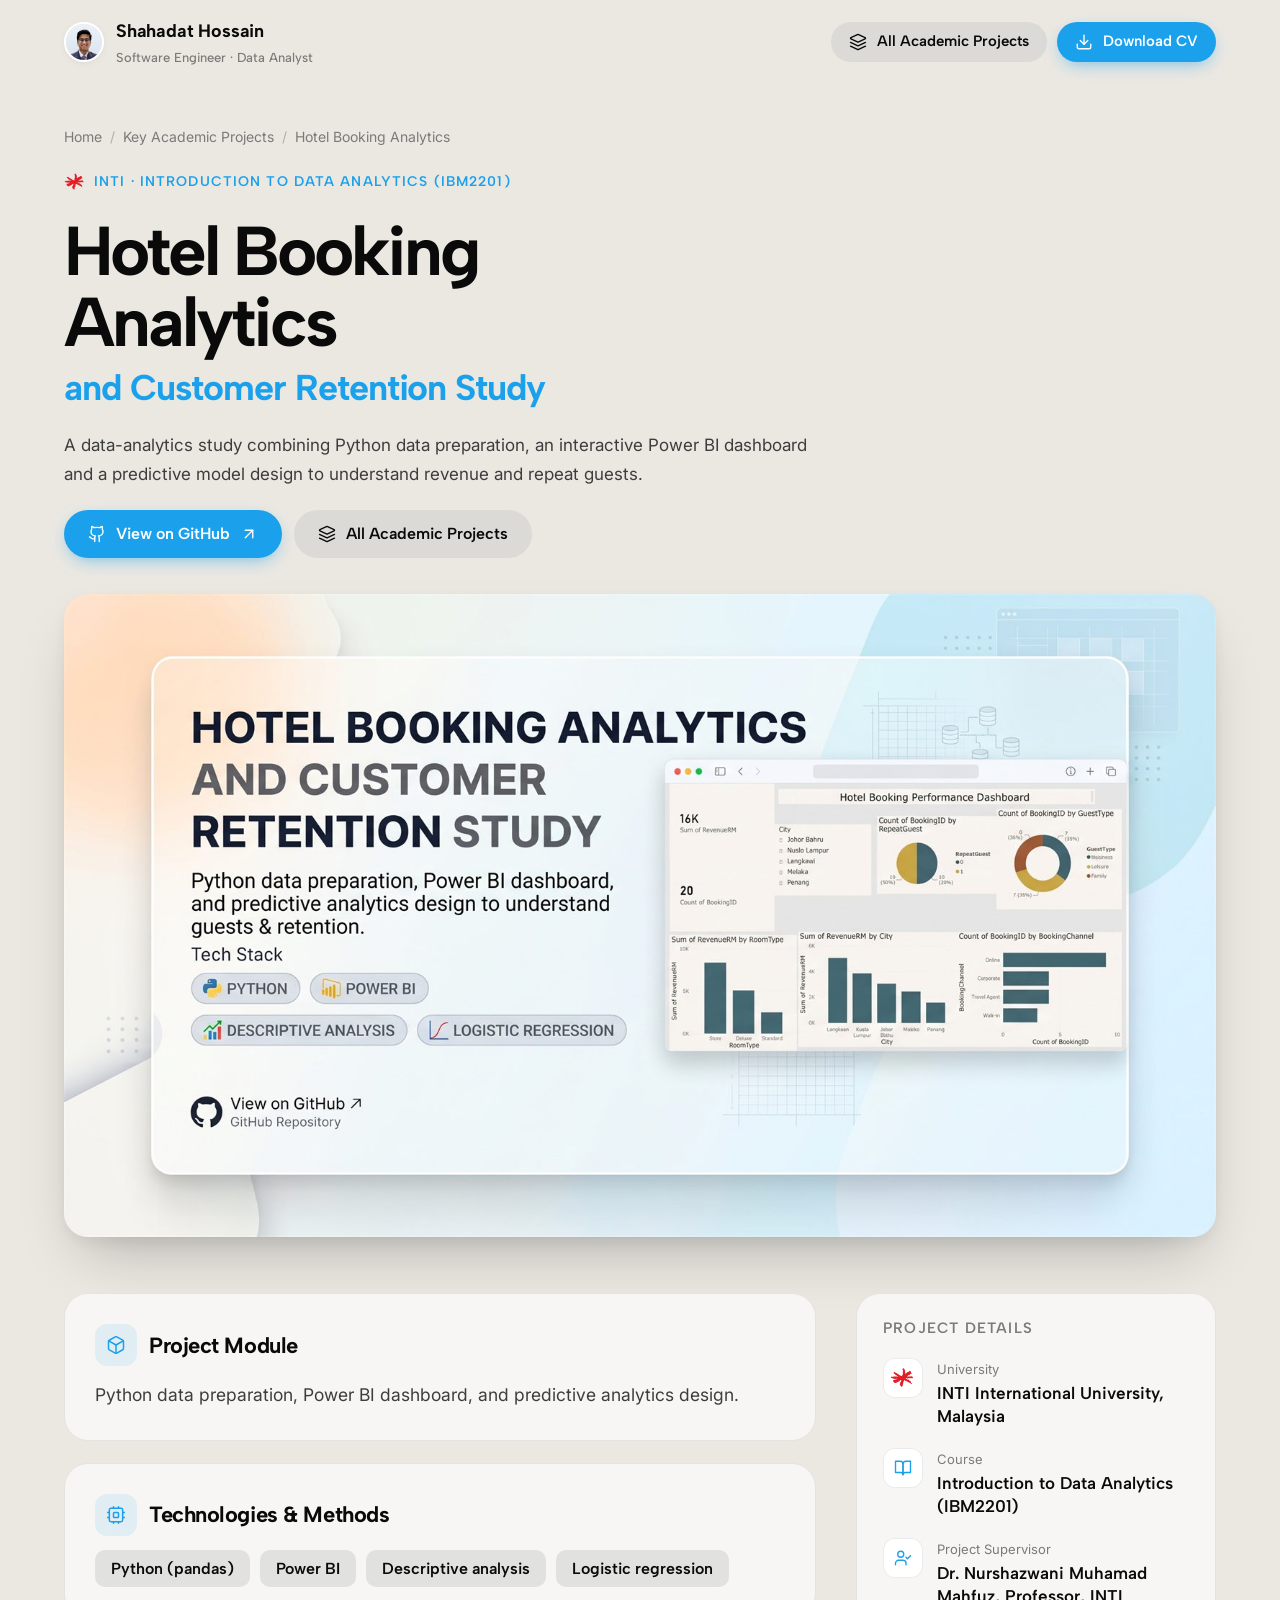
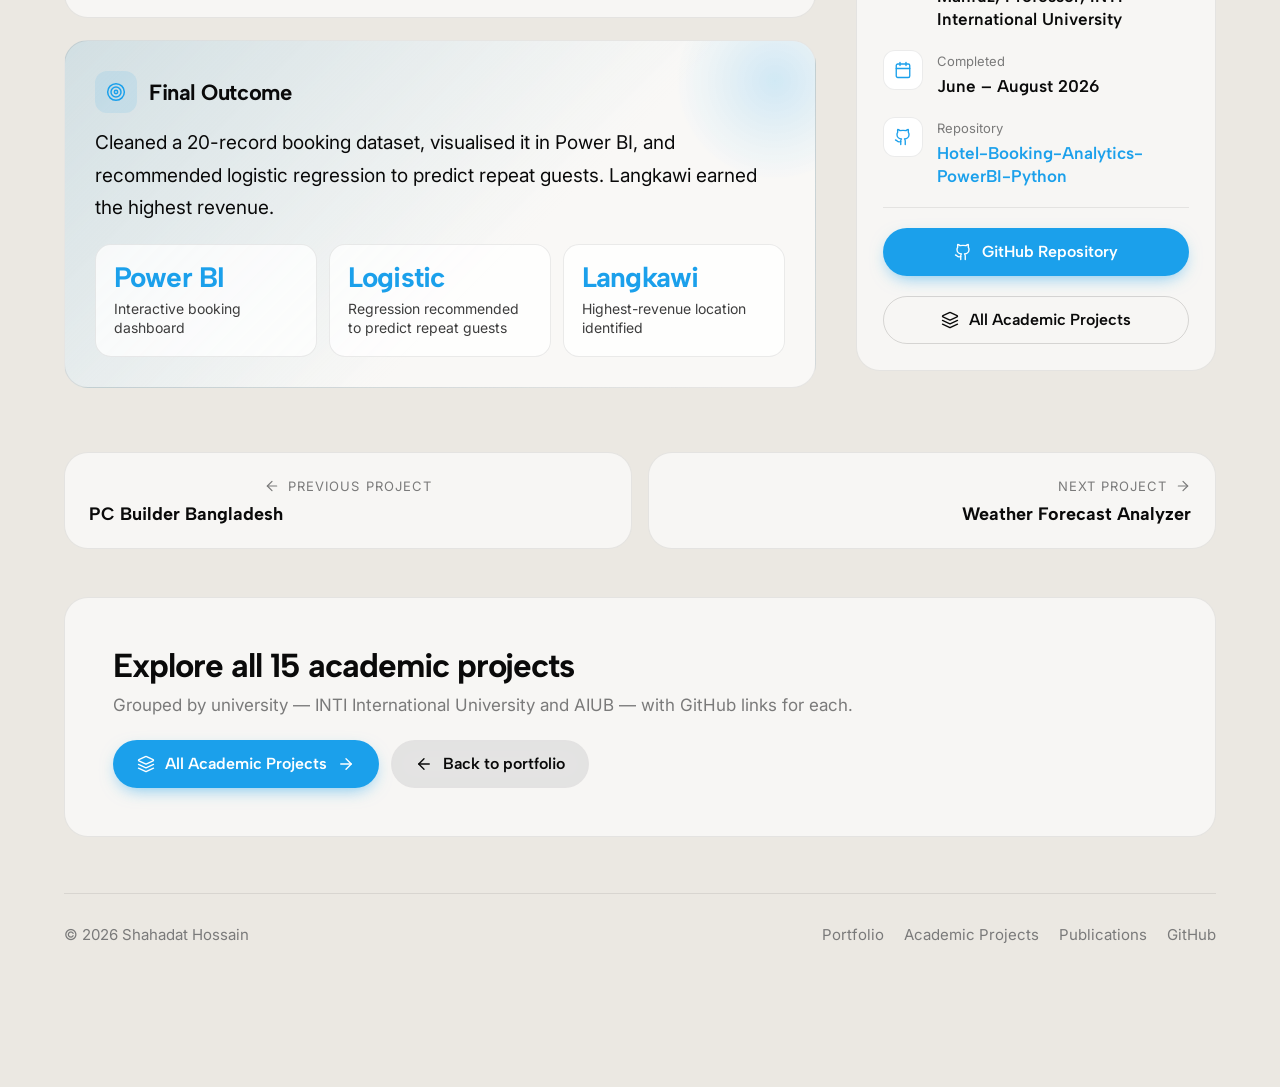
<file: projects/hotel-booking-analytics.html>
<!DOCTYPE html>
<html lang="en" class="no-js">
<head>
  <meta charset="UTF-8">
  <meta name="viewport" content="width=device-width, initial-scale=1">
  <title>Hotel Booking Analytics &mdash; and Customer Retention Study | Shahadat Hossain</title>
  <meta name="description" content="A data-analytics study combining Python data preparation, an interactive Power BI dashboard and a predictive model design to understand revenue and repeat guests.">
  <meta name="theme-color" content="#ebe8e2">
  <meta property="og:image" content="../assets/images/projects/hotel-booking-analytics.jpg">
  <link rel="icon" type="image/jpeg" href="../assets/images/profile/headshot.jpg">
  <link rel="preconnect" href="https://fonts.googleapis.com">
  <link rel="preconnect" href="https://fonts.gstatic.com" crossorigin>
  <link rel="stylesheet" href="../css/global.css">
  <link rel="stylesheet" href="../css/project.css">
</head>
<body>
  <a class="skip-link" href="#content">Skip to content</a>

  <header class="topbar">
    <div class="container topbar-inner">
      <a class="brand" href="../index.html">
        <img class="brand-avatar" src="../assets/images/profile/headshot.jpg" alt="">
        <span class="brand-text">Shahadat Hossain<small>Software Engineer &middot; Data Analyst</small></span>
      </a>
      <nav class="topbar-actions" aria-label="Page actions">
        <a class="btn btn-ghost btn-sm" href="all-academic-projects.html"><span data-icon="layers"></span><span>All Academic Projects</span></a>
        <a class="btn btn-primary btn-sm" href="../assets/docs/Shahadat-Hossain-CV.pdf" download="Shahadat-Hossain-CV.pdf"><span data-icon="download"></span><span>Download CV</span></a>
      </nav>
    </div>
  </header>

  <main id="content" class="container">
    <section class="project-hero">
      <nav class="breadcrumb reveal" aria-label="Breadcrumb">
        <a href="../index.html">Home</a><span class="sep">/</span>
        <a href="../index.html#projects">Key Academic Projects</a><span class="sep">/</span>
        <span aria-current="page">Hotel Booking Analytics</span>
      </nav>
      <span class="eyebrow reveal"><img src="../assets/images/logos/inti-mark.png" alt="">INTI &middot; Introduction to Data Analytics (IBM2201)</span>
      <h1 class="reveal">Hotel Booking Analytics<span class="accent">and Customer Retention Study</span></h1>
      <p class="lead reveal">A data-analytics study combining Python data preparation, an interactive Power BI dashboard and a predictive model design to understand revenue and repeat guests.</p>
      <div class="hero-actions reveal">
        <a class="btn btn-primary" href="https://github.com/ShahadatHossainShoumik/Hotel-Booking-Analytics-PowerBI-Python" target="_blank" rel="noopener"><span data-icon="github"></span>View on GitHub<span data-icon="arrow-up-right" data-icon-class="arrow"></span></a>
        <a class="btn btn-ghost" href="all-academic-projects.html"><span data-icon="layers"></span>All Academic Projects</a>
      </div>
    </section>

    <a class="cover zoomable reveal" href="../assets/images/projects/hotel-booking-analytics.jpg" data-lightbox="cover" data-caption="Hotel Booking Analytics &mdash; and Customer Retention Study">
      <img src="../assets/images/projects/hotel-booking-analytics.jpg" alt="Hotel Booking Analytics project cover" width="1600" height="893">
      <span class="zoom-hint" data-icon="maximize"></span>
    </a>

    <div class="case">
      <div class="case-main">
        <article class="block card reveal">
          <div class="block-head"><span class="ico" data-icon="box"></span><h2>Project Module</h2></div>
          <p>Python data preparation, Power BI dashboard, and predictive analytics design.</p>
        </article>

        <article class="block card reveal">
          <div class="block-head"><span class="ico" data-icon="cpu"></span><h2>Technologies &amp; Methods</h2></div>
          <div class="chips" data-stagger="0.03">
              <span class="chip">Python (pandas)</span>
              <span class="chip">Power BI</span>
              <span class="chip">Descriptive analysis</span>
              <span class="chip">Logistic regression</span>
          </div>
        </article>

        <article class="block card outcome reveal">
          <div class="block-head"><span class="ico" data-icon="target"></span><h2>Final Outcome</h2></div>
          <p>Cleaned a 20-record booking dataset, visualised it in Power BI, and recommended logistic regression to predict repeat guests. Langkawi earned the highest revenue.</p>
          <div class="metrics">
                <div class="metric"><b>Power BI</b><span>Interactive booking dashboard</span></div>
                <div class="metric"><b>Logistic</b><span>Regression recommended to predict repeat guests</span></div>
                <div class="metric"><b>Langkawi</b><span>Highest-revenue location identified</span></div>
          </div>
        </article>
      </div>

      <aside class="facts card reveal" aria-label="Project details">
        <h2>Project details</h2>
        <div class="fact"><span class="ico"><img src="../assets/images/logos/inti-mark.png" alt=""></span><dl><dt>University</dt><dd>INTI International University, Malaysia</dd></dl></div>
        <div class="fact"><span class="ico" data-icon="book-open"></span><dl><dt>Course</dt><dd>Introduction to Data Analytics (IBM2201)</dd></dl></div>
        <div class="fact"><span class="ico" data-icon="user-check"></span><dl><dt>Project Supervisor</dt><dd>Dr. Nurshazwani Muhamad Mahfuz, Professor, INTI International University</dd></dl></div>
        <div class="fact"><span class="ico" data-icon="calendar"></span><dl><dt>Completed</dt><dd>June &ndash; August 2026</dd></dl></div>
        <div class="fact"><span class="ico" data-icon="github"></span><dl><dt>Repository</dt><dd><a class="text-link" href="https://github.com/ShahadatHossainShoumik/Hotel-Booking-Analytics-PowerBI-Python" target="_blank" rel="noopener">Hotel-Booking-Analytics-PowerBI-Python</a></dd></dl></div>
        <div class="facts-divider"></div>
        <a class="btn btn-primary" href="https://github.com/ShahadatHossainShoumik/Hotel-Booking-Analytics-PowerBI-Python" target="_blank" rel="noopener"><span data-icon="github"></span>GitHub Repository</a>
        <a class="btn btn-outline" href="all-academic-projects.html"><span data-icon="layers"></span>All Academic Projects</a>
      </aside>
    </div>

    <nav class="pager" aria-label="More projects">
      <a class="card card-hover prev" href="pc-builder-bangladesh.html">
        <span class="dir" data-icon="arrow-left">Previous project</span>
        <span class="ttl">PC Builder Bangladesh</span>
      </a>
      <a class="card card-hover next" href="weather-forecast-analyzer.html">
        <span class="dir">Next project<span data-icon="arrow-right"></span></span>
        <span class="ttl">Weather Forecast Analyzer</span>
      </a>
    </nav>

    <section class="cta-band reveal">
      <div>
        <h2>Explore all 15 academic projects</h2>
        <p>Grouped by university &mdash; INTI International University and AIUB &mdash; with GitHub links for each.</p>
      </div>
      <div class="actions">
        <a class="btn btn-primary" href="all-academic-projects.html"><span data-icon="layers"></span>All Academic Projects<span data-icon="arrow-right" data-icon-class="arrow-r"></span></a>
        <a class="btn btn-ghost" href="../index.html#projects"><span data-icon="arrow-left" data-icon-class="arrow-l"></span>Back to portfolio</a>
      </div>
    </section>
  </main>

  <footer class="site-footer">
    <div class="container footer-inner">
      <span>&copy; <span data-year>2026</span> Shahadat Hossain</span>
      <span class="footer-links">
        <a href="../index.html">Portfolio</a>
        <a href="all-academic-projects.html">Academic Projects</a>
        <a href="../pages/publications.html">Publications</a>
        <a href="https://github.com/ShahadatHossainShoumik" target="_blank" rel="noopener">GitHub</a>
      </span>
    </div>
  </footer>

  <button class="to-top" aria-label="Back to top" data-icon="arrow-up"></button>
  <script src="../js/main.js"></script>
</body>
</html>
</file>
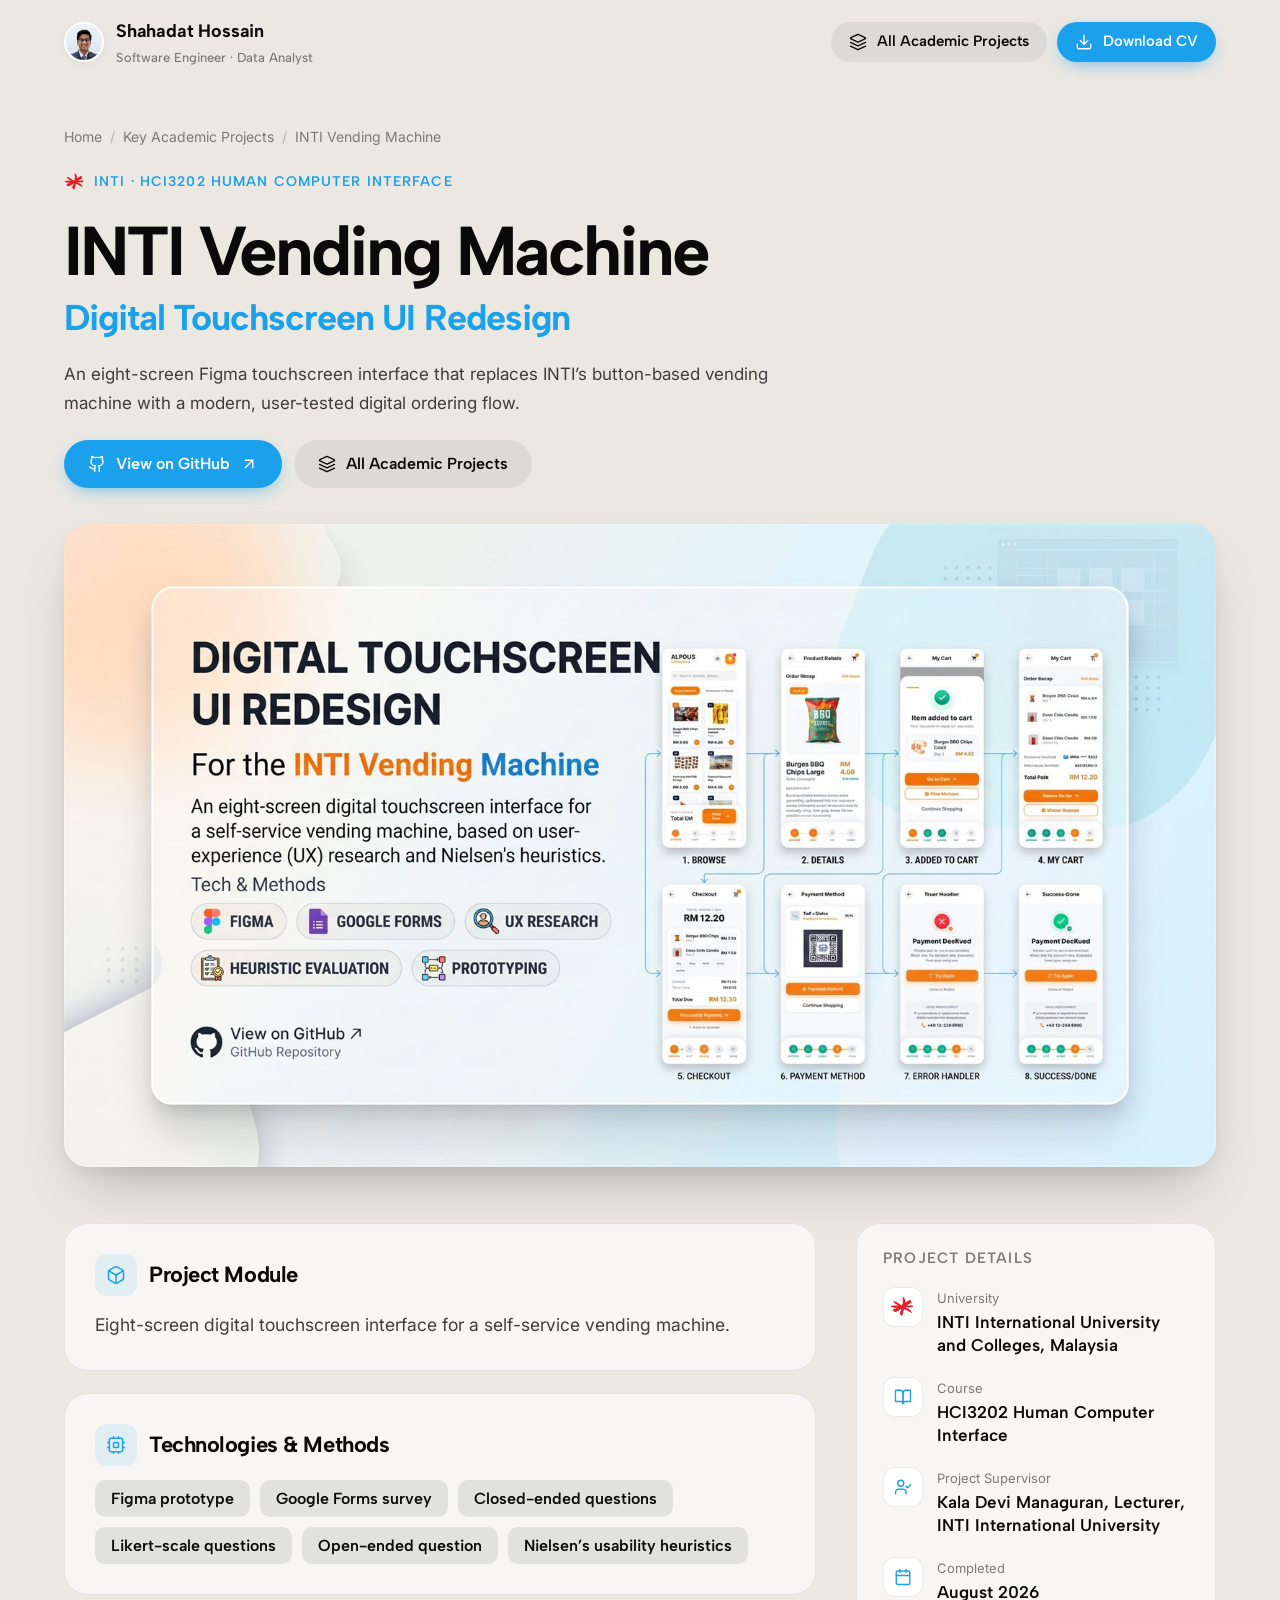
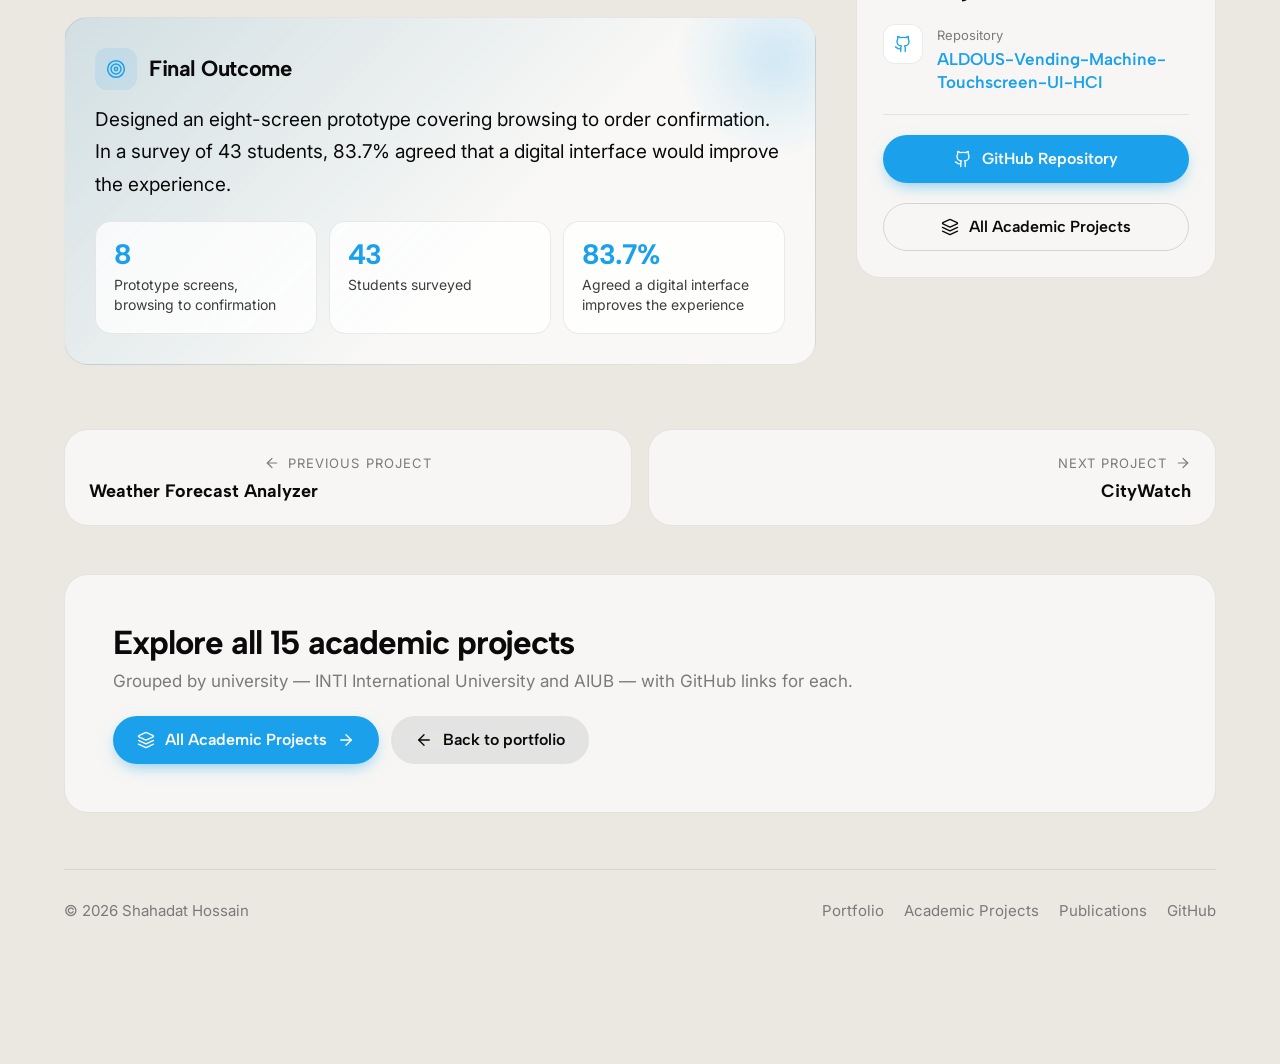
<file: projects/inti-vending-machine.html>
<!DOCTYPE html>
<html lang="en" class="no-js">
<head>
  <meta charset="UTF-8">
  <meta name="viewport" content="width=device-width, initial-scale=1">
  <title>INTI Vending Machine &mdash; Digital Touchscreen UI Redesign | Shahadat Hossain</title>
  <meta name="description" content="An eight-screen Figma touchscreen interface that replaces INTI&rsquo;s button-based vending machine with a modern, user-tested digital ordering flow.">
  <meta name="theme-color" content="#ebe8e2">
  <meta property="og:image" content="../assets/images/projects/inti-vending-machine.jpg">
  <link rel="icon" type="image/jpeg" href="../assets/images/profile/headshot.jpg">
  <link rel="preconnect" href="https://fonts.googleapis.com">
  <link rel="preconnect" href="https://fonts.gstatic.com" crossorigin>
  <link rel="stylesheet" href="../css/global.css">
  <link rel="stylesheet" href="../css/project.css">
</head>
<body>
  <a class="skip-link" href="#content">Skip to content</a>

  <header class="topbar">
    <div class="container topbar-inner">
      <a class="brand" href="../index.html">
        <img class="brand-avatar" src="../assets/images/profile/headshot.jpg" alt="">
        <span class="brand-text">Shahadat Hossain<small>Software Engineer &middot; Data Analyst</small></span>
      </a>
      <nav class="topbar-actions" aria-label="Page actions">
        <a class="btn btn-ghost btn-sm" href="all-academic-projects.html"><span data-icon="layers"></span><span>All Academic Projects</span></a>
        <a class="btn btn-primary btn-sm" href="../assets/docs/Shahadat-Hossain-CV.pdf" download="Shahadat-Hossain-CV.pdf"><span data-icon="download"></span><span>Download CV</span></a>
      </nav>
    </div>
  </header>

  <main id="content" class="container">
    <section class="project-hero">
      <nav class="breadcrumb reveal" aria-label="Breadcrumb">
        <a href="../index.html">Home</a><span class="sep">/</span>
        <a href="../index.html#projects">Key Academic Projects</a><span class="sep">/</span>
        <span aria-current="page">INTI Vending Machine</span>
      </nav>
      <span class="eyebrow reveal"><img src="../assets/images/logos/inti-mark.png" alt="">INTI &middot; HCI3202 Human Computer Interface</span>
      <h1 class="reveal">INTI Vending Machine<span class="accent">Digital Touchscreen UI Redesign</span></h1>
      <p class="lead reveal">An eight-screen Figma touchscreen interface that replaces INTI&rsquo;s button-based vending machine with a modern, user-tested digital ordering flow.</p>
      <div class="hero-actions reveal">
        <a class="btn btn-primary" href="https://github.com/ShahadatHossainShoumik/ALDOUS-Vending-Machine-Touchscreen-UI-HCI" target="_blank" rel="noopener"><span data-icon="github"></span>View on GitHub<span data-icon="arrow-up-right" data-icon-class="arrow"></span></a>
        <a class="btn btn-ghost" href="all-academic-projects.html"><span data-icon="layers"></span>All Academic Projects</a>
      </div>
    </section>

    <a class="cover zoomable reveal" href="../assets/images/projects/inti-vending-machine.jpg" data-lightbox="cover" data-caption="INTI Vending Machine &mdash; Digital Touchscreen UI Redesign">
      <img src="../assets/images/projects/inti-vending-machine.jpg" alt="INTI Vending Machine project cover" width="1600" height="893">
      <span class="zoom-hint" data-icon="maximize"></span>
    </a>

    <div class="case">
      <div class="case-main">
        <article class="block card reveal">
          <div class="block-head"><span class="ico" data-icon="box"></span><h2>Project Module</h2></div>
          <p>Eight-screen digital touchscreen interface for a self-service vending machine.</p>
        </article>

        <article class="block card reveal">
          <div class="block-head"><span class="ico" data-icon="cpu"></span><h2>Technologies &amp; Methods</h2></div>
          <div class="chips" data-stagger="0.03">
              <span class="chip">Figma prototype</span>
              <span class="chip">Google Forms survey</span>
              <span class="chip">Closed-ended questions</span>
              <span class="chip">Likert-scale questions</span>
              <span class="chip">Open-ended question</span>
              <span class="chip">Nielsen&rsquo;s usability heuristics</span>
          </div>
        </article>

        <article class="block card outcome reveal">
          <div class="block-head"><span class="ico" data-icon="target"></span><h2>Final Outcome</h2></div>
          <p>Designed an eight-screen prototype covering browsing to order confirmation. In a survey of 43 students, 83.7% agreed that a digital interface would improve the experience.</p>
          <div class="metrics">
                <div class="metric"><b>8</b><span>Prototype screens, browsing to confirmation</span></div>
                <div class="metric"><b>43</b><span>Students surveyed</span></div>
                <div class="metric"><b>83.7%</b><span>Agreed a digital interface improves the experience</span></div>
          </div>
        </article>
      </div>

      <aside class="facts card reveal" aria-label="Project details">
        <h2>Project details</h2>
        <div class="fact"><span class="ico"><img src="../assets/images/logos/inti-mark.png" alt=""></span><dl><dt>University</dt><dd>INTI International University and Colleges, Malaysia</dd></dl></div>
        <div class="fact"><span class="ico" data-icon="book-open"></span><dl><dt>Course</dt><dd>HCI3202 Human Computer Interface</dd></dl></div>
        <div class="fact"><span class="ico" data-icon="user-check"></span><dl><dt>Project Supervisor</dt><dd>Kala Devi Managuran, Lecturer, INTI International University</dd></dl></div>
        <div class="fact"><span class="ico" data-icon="calendar"></span><dl><dt>Completed</dt><dd>August 2026</dd></dl></div>
        <div class="fact"><span class="ico" data-icon="github"></span><dl><dt>Repository</dt><dd><a class="text-link" href="https://github.com/ShahadatHossainShoumik/ALDOUS-Vending-Machine-Touchscreen-UI-HCI" target="_blank" rel="noopener">ALDOUS-Vending-Machine-Touchscreen-UI-HCI</a></dd></dl></div>
        <div class="facts-divider"></div>
        <a class="btn btn-primary" href="https://github.com/ShahadatHossainShoumik/ALDOUS-Vending-Machine-Touchscreen-UI-HCI" target="_blank" rel="noopener"><span data-icon="github"></span>GitHub Repository</a>
        <a class="btn btn-outline" href="all-academic-projects.html"><span data-icon="layers"></span>All Academic Projects</a>
      </aside>
    </div>

    <nav class="pager" aria-label="More projects">
      <a class="card card-hover prev" href="weather-forecast-analyzer.html">
        <span class="dir" data-icon="arrow-left">Previous project</span>
        <span class="ttl">Weather Forecast Analyzer</span>
      </a>
      <a class="card card-hover next" href="citywatch.html">
        <span class="dir">Next project<span data-icon="arrow-right"></span></span>
        <span class="ttl">CityWatch</span>
      </a>
    </nav>

    <section class="cta-band reveal">
      <div>
        <h2>Explore all 15 academic projects</h2>
        <p>Grouped by university &mdash; INTI International University and AIUB &mdash; with GitHub links for each.</p>
      </div>
      <div class="actions">
        <a class="btn btn-primary" href="all-academic-projects.html"><span data-icon="layers"></span>All Academic Projects<span data-icon="arrow-right" data-icon-class="arrow-r"></span></a>
        <a class="btn btn-ghost" href="../index.html#projects"><span data-icon="arrow-left" data-icon-class="arrow-l"></span>Back to portfolio</a>
      </div>
    </section>
  </main>

  <footer class="site-footer">
    <div class="container footer-inner">
      <span>&copy; <span data-year>2026</span> Shahadat Hossain</span>
      <span class="footer-links">
        <a href="../index.html">Portfolio</a>
        <a href="all-academic-projects.html">Academic Projects</a>
        <a href="../pages/publications.html">Publications</a>
        <a href="https://github.com/ShahadatHossainShoumik" target="_blank" rel="noopener">GitHub</a>
      </span>
    </div>
  </footer>

  <button class="to-top" aria-label="Back to top" data-icon="arrow-up"></button>
  <script src="../js/main.js"></script>
</body>
</html>
</file>
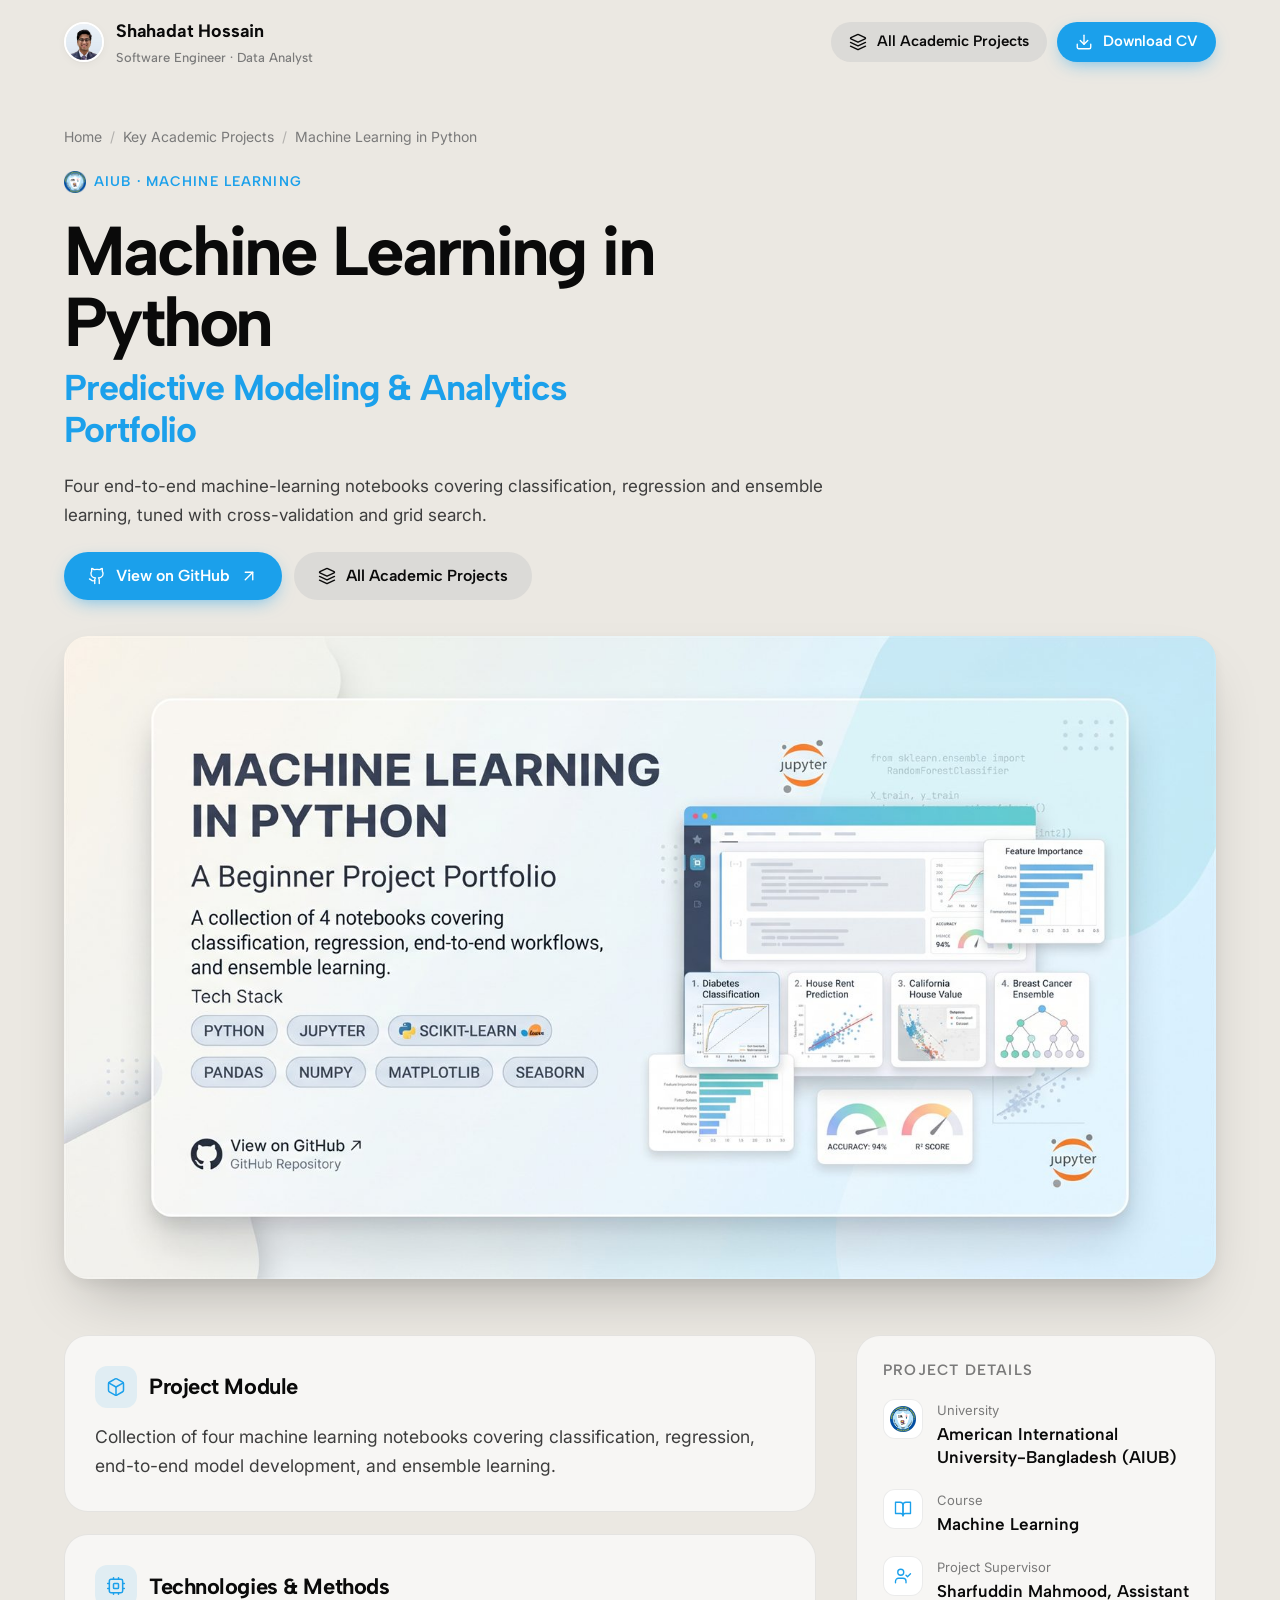
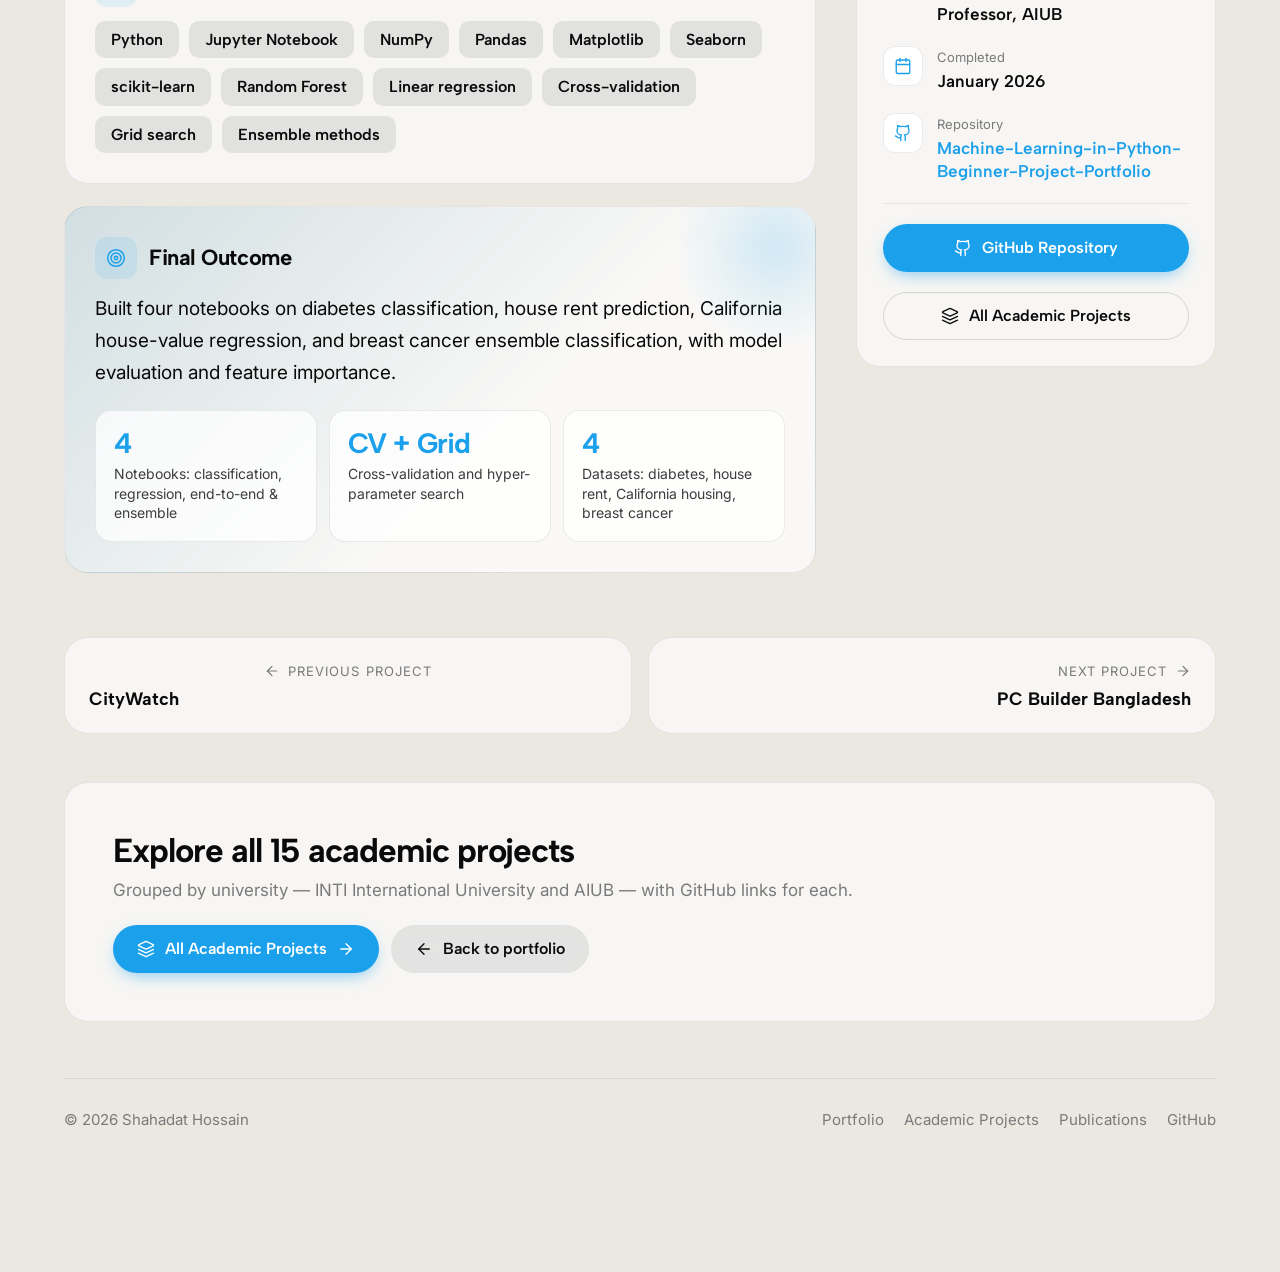
<file: projects/machine-learning-portfolio.html>
<!DOCTYPE html>
<html lang="en" class="no-js">
<head>
  <meta charset="UTF-8">
  <meta name="viewport" content="width=device-width, initial-scale=1">
  <title>Machine Learning in Python &mdash; Predictive Modeling &amp; Analytics Portfolio | Shahadat Hossain</title>
  <meta name="description" content="Four end-to-end machine-learning notebooks covering classification, regression and ensemble learning, tuned with cross-validation and grid search.">
  <meta name="theme-color" content="#ebe8e2">
  <meta property="og:image" content="../assets/images/projects/machine-learning-portfolio.jpg">
  <link rel="icon" type="image/jpeg" href="../assets/images/profile/headshot.jpg">
  <link rel="preconnect" href="https://fonts.googleapis.com">
  <link rel="preconnect" href="https://fonts.gstatic.com" crossorigin>
  <link rel="stylesheet" href="../css/global.css">
  <link rel="stylesheet" href="../css/project.css">
</head>
<body>
  <a class="skip-link" href="#content">Skip to content</a>

  <header class="topbar">
    <div class="container topbar-inner">
      <a class="brand" href="../index.html">
        <img class="brand-avatar" src="../assets/images/profile/headshot.jpg" alt="">
        <span class="brand-text">Shahadat Hossain<small>Software Engineer &middot; Data Analyst</small></span>
      </a>
      <nav class="topbar-actions" aria-label="Page actions">
        <a class="btn btn-ghost btn-sm" href="all-academic-projects.html"><span data-icon="layers"></span><span>All Academic Projects</span></a>
        <a class="btn btn-primary btn-sm" href="../assets/docs/Shahadat-Hossain-CV.pdf" download="Shahadat-Hossain-CV.pdf"><span data-icon="download"></span><span>Download CV</span></a>
      </nav>
    </div>
  </header>

  <main id="content" class="container">
    <section class="project-hero">
      <nav class="breadcrumb reveal" aria-label="Breadcrumb">
        <a href="../index.html">Home</a><span class="sep">/</span>
        <a href="../index.html#projects">Key Academic Projects</a><span class="sep">/</span>
        <span aria-current="page">Machine Learning in Python</span>
      </nav>
      <span class="eyebrow reveal"><img src="../assets/images/logos/aiub.png" alt="">AIUB &middot; Machine Learning</span>
      <h1 class="reveal">Machine Learning in Python<span class="accent">Predictive Modeling &amp; Analytics Portfolio</span></h1>
      <p class="lead reveal">Four end-to-end machine-learning notebooks covering classification, regression and ensemble learning, tuned with cross-validation and grid search.</p>
      <div class="hero-actions reveal">
        <a class="btn btn-primary" href="https://github.com/ShahadatHossainShoumik/Machine-Learning-in-Python-Beginner-Project-Portfolio" target="_blank" rel="noopener"><span data-icon="github"></span>View on GitHub<span data-icon="arrow-up-right" data-icon-class="arrow"></span></a>
        <a class="btn btn-ghost" href="all-academic-projects.html"><span data-icon="layers"></span>All Academic Projects</a>
      </div>
    </section>

    <a class="cover zoomable reveal" href="../assets/images/projects/machine-learning-portfolio.jpg" data-lightbox="cover" data-caption="Machine Learning in Python &mdash; Predictive Modeling &amp; Analytics Portfolio">
      <img src="../assets/images/projects/machine-learning-portfolio.jpg" alt="Machine Learning in Python project cover" width="1600" height="893">
      <span class="zoom-hint" data-icon="maximize"></span>
    </a>

    <div class="case">
      <div class="case-main">
        <article class="block card reveal">
          <div class="block-head"><span class="ico" data-icon="box"></span><h2>Project Module</h2></div>
          <p>Collection of four machine learning notebooks covering classification, regression, end-to-end model development, and ensemble learning.</p>
        </article>

        <article class="block card reveal">
          <div class="block-head"><span class="ico" data-icon="cpu"></span><h2>Technologies &amp; Methods</h2></div>
          <div class="chips" data-stagger="0.03">
              <span class="chip">Python</span>
              <span class="chip">Jupyter Notebook</span>
              <span class="chip">NumPy</span>
              <span class="chip">Pandas</span>
              <span class="chip">Matplotlib</span>
              <span class="chip">Seaborn</span>
              <span class="chip">scikit-learn</span>
              <span class="chip">Random Forest</span>
              <span class="chip">Linear regression</span>
              <span class="chip">Cross-validation</span>
              <span class="chip">Grid search</span>
              <span class="chip">Ensemble methods</span>
          </div>
        </article>

        <article class="block card outcome reveal">
          <div class="block-head"><span class="ico" data-icon="target"></span><h2>Final Outcome</h2></div>
          <p>Built four notebooks on diabetes classification, house rent prediction, California house-value regression, and breast cancer ensemble classification, with model evaluation and feature importance.</p>
          <div class="metrics">
                <div class="metric"><b>4</b><span>Notebooks: classification, regression, end-to-end &amp; ensemble</span></div>
                <div class="metric"><b>CV + Grid</b><span>Cross-validation and hyper-parameter search</span></div>
                <div class="metric"><b>4</b><span>Datasets: diabetes, house rent, California housing, breast cancer</span></div>
          </div>
        </article>
      </div>

      <aside class="facts card reveal" aria-label="Project details">
        <h2>Project details</h2>
        <div class="fact"><span class="ico"><img src="../assets/images/logos/aiub.png" alt=""></span><dl><dt>University</dt><dd>American International University-Bangladesh (AIUB)</dd></dl></div>
        <div class="fact"><span class="ico" data-icon="book-open"></span><dl><dt>Course</dt><dd>Machine Learning</dd></dl></div>
        <div class="fact"><span class="ico" data-icon="user-check"></span><dl><dt>Project Supervisor</dt><dd>Sharfuddin Mahmood, Assistant Professor, AIUB</dd></dl></div>
        <div class="fact"><span class="ico" data-icon="calendar"></span><dl><dt>Completed</dt><dd>January 2026</dd></dl></div>
        <div class="fact"><span class="ico" data-icon="github"></span><dl><dt>Repository</dt><dd><a class="text-link" href="https://github.com/ShahadatHossainShoumik/Machine-Learning-in-Python-Beginner-Project-Portfolio" target="_blank" rel="noopener">Machine-Learning-in-Python-Beginner-Project-Portfolio</a></dd></dl></div>
        <div class="facts-divider"></div>
        <a class="btn btn-primary" href="https://github.com/ShahadatHossainShoumik/Machine-Learning-in-Python-Beginner-Project-Portfolio" target="_blank" rel="noopener"><span data-icon="github"></span>GitHub Repository</a>
        <a class="btn btn-outline" href="all-academic-projects.html"><span data-icon="layers"></span>All Academic Projects</a>
      </aside>
    </div>

    <nav class="pager" aria-label="More projects">
      <a class="card card-hover prev" href="citywatch.html">
        <span class="dir" data-icon="arrow-left">Previous project</span>
        <span class="ttl">CityWatch</span>
      </a>
      <a class="card card-hover next" href="pc-builder-bangladesh.html">
        <span class="dir">Next project<span data-icon="arrow-right"></span></span>
        <span class="ttl">PC Builder Bangladesh</span>
      </a>
    </nav>

    <section class="cta-band reveal">
      <div>
        <h2>Explore all 15 academic projects</h2>
        <p>Grouped by university &mdash; INTI International University and AIUB &mdash; with GitHub links for each.</p>
      </div>
      <div class="actions">
        <a class="btn btn-primary" href="all-academic-projects.html"><span data-icon="layers"></span>All Academic Projects<span data-icon="arrow-right" data-icon-class="arrow-r"></span></a>
        <a class="btn btn-ghost" href="../index.html#projects"><span data-icon="arrow-left" data-icon-class="arrow-l"></span>Back to portfolio</a>
      </div>
    </section>
  </main>

  <footer class="site-footer">
    <div class="container footer-inner">
      <span>&copy; <span data-year>2026</span> Shahadat Hossain</span>
      <span class="footer-links">
        <a href="../index.html">Portfolio</a>
        <a href="all-academic-projects.html">Academic Projects</a>
        <a href="../pages/publications.html">Publications</a>
        <a href="https://github.com/ShahadatHossainShoumik" target="_blank" rel="noopener">GitHub</a>
      </span>
    </div>
  </footer>

  <button class="to-top" aria-label="Back to top" data-icon="arrow-up"></button>
  <script src="../js/main.js"></script>
</body>
</html>
</file>
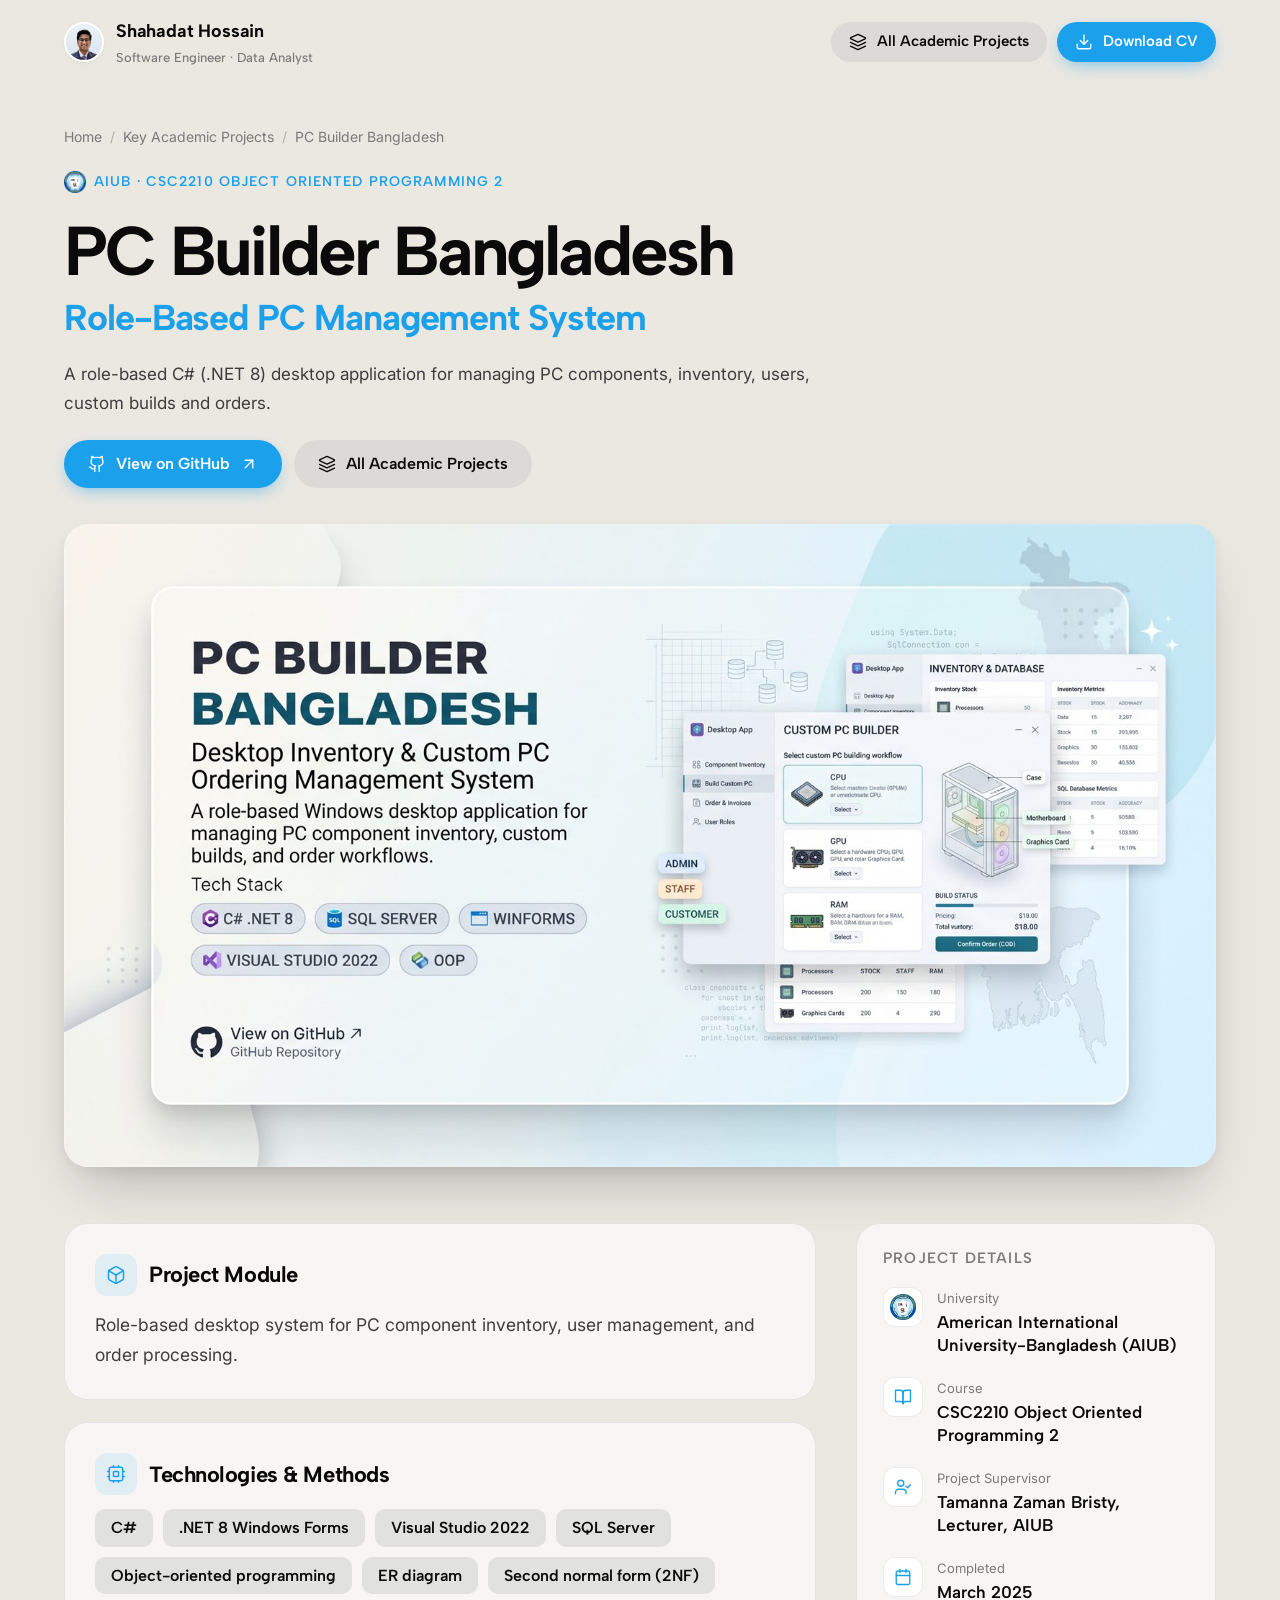
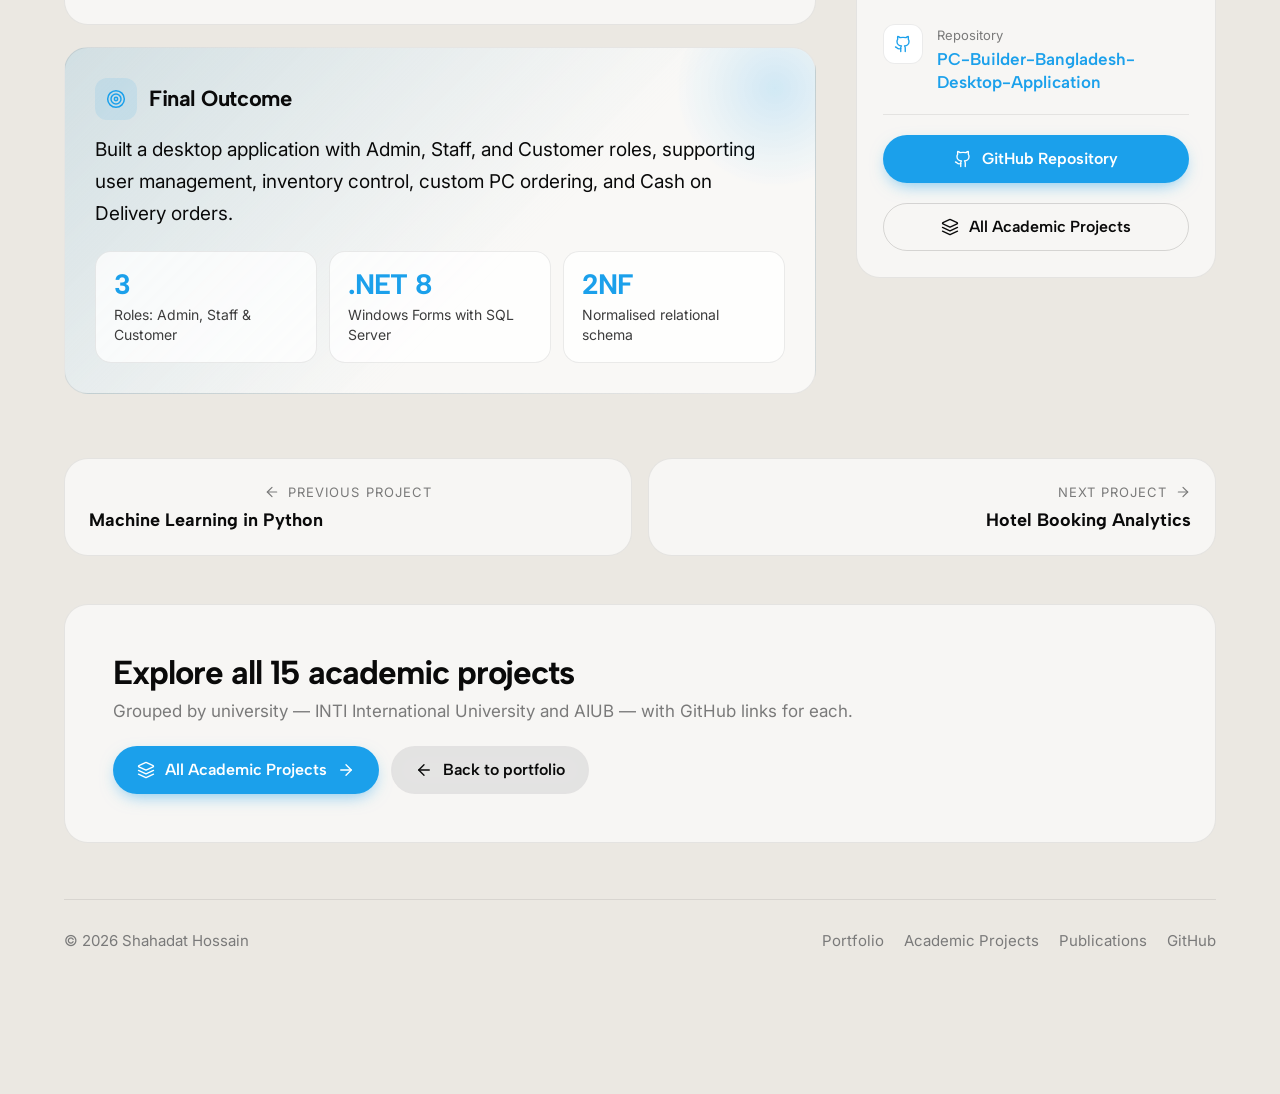
<file: projects/pc-builder-bangladesh.html>
<!DOCTYPE html>
<html lang="en" class="no-js">
<head>
  <meta charset="UTF-8">
  <meta name="viewport" content="width=device-width, initial-scale=1">
  <title>PC Builder Bangladesh &mdash; Role-Based PC Management System | Shahadat Hossain</title>
  <meta name="description" content="A role-based C# (.NET 8) desktop application for managing PC components, inventory, users, custom builds and orders.">
  <meta name="theme-color" content="#ebe8e2">
  <meta property="og:image" content="../assets/images/projects/pc-builder-bangladesh.jpg">
  <link rel="icon" type="image/jpeg" href="../assets/images/profile/headshot.jpg">
  <link rel="preconnect" href="https://fonts.googleapis.com">
  <link rel="preconnect" href="https://fonts.gstatic.com" crossorigin>
  <link rel="stylesheet" href="../css/global.css">
  <link rel="stylesheet" href="../css/project.css">
</head>
<body>
  <a class="skip-link" href="#content">Skip to content</a>

  <header class="topbar">
    <div class="container topbar-inner">
      <a class="brand" href="../index.html">
        <img class="brand-avatar" src="../assets/images/profile/headshot.jpg" alt="">
        <span class="brand-text">Shahadat Hossain<small>Software Engineer &middot; Data Analyst</small></span>
      </a>
      <nav class="topbar-actions" aria-label="Page actions">
        <a class="btn btn-ghost btn-sm" href="all-academic-projects.html"><span data-icon="layers"></span><span>All Academic Projects</span></a>
        <a class="btn btn-primary btn-sm" href="../assets/docs/Shahadat-Hossain-CV.pdf" download="Shahadat-Hossain-CV.pdf"><span data-icon="download"></span><span>Download CV</span></a>
      </nav>
    </div>
  </header>

  <main id="content" class="container">
    <section class="project-hero">
      <nav class="breadcrumb reveal" aria-label="Breadcrumb">
        <a href="../index.html">Home</a><span class="sep">/</span>
        <a href="../index.html#projects">Key Academic Projects</a><span class="sep">/</span>
        <span aria-current="page">PC Builder Bangladesh</span>
      </nav>
      <span class="eyebrow reveal"><img src="../assets/images/logos/aiub.png" alt="">AIUB &middot; CSC2210 Object Oriented Programming 2</span>
      <h1 class="reveal">PC Builder Bangladesh<span class="accent">Role-Based PC Management System</span></h1>
      <p class="lead reveal">A role-based C# (.NET 8) desktop application for managing PC components, inventory, users, custom builds and orders.</p>
      <div class="hero-actions reveal">
        <a class="btn btn-primary" href="https://github.com/ShahadatHossainShoumik/PC-Builder-Bangladesh-Desktop-Application" target="_blank" rel="noopener"><span data-icon="github"></span>View on GitHub<span data-icon="arrow-up-right" data-icon-class="arrow"></span></a>
        <a class="btn btn-ghost" href="all-academic-projects.html"><span data-icon="layers"></span>All Academic Projects</a>
      </div>
    </section>

    <a class="cover zoomable reveal" href="../assets/images/projects/pc-builder-bangladesh.jpg" data-lightbox="cover" data-caption="PC Builder Bangladesh &mdash; Role-Based PC Management System">
      <img src="../assets/images/projects/pc-builder-bangladesh.jpg" alt="PC Builder Bangladesh project cover" width="1600" height="893">
      <span class="zoom-hint" data-icon="maximize"></span>
    </a>

    <div class="case">
      <div class="case-main">
        <article class="block card reveal">
          <div class="block-head"><span class="ico" data-icon="box"></span><h2>Project Module</h2></div>
          <p>Role-based desktop system for PC component inventory, user management, and order processing.</p>
        </article>

        <article class="block card reveal">
          <div class="block-head"><span class="ico" data-icon="cpu"></span><h2>Technologies &amp; Methods</h2></div>
          <div class="chips" data-stagger="0.03">
              <span class="chip">C#</span>
              <span class="chip">.NET 8 Windows Forms</span>
              <span class="chip">Visual Studio 2022</span>
              <span class="chip">SQL Server</span>
              <span class="chip">Object-oriented programming</span>
              <span class="chip">ER diagram</span>
              <span class="chip">Second normal form (2NF)</span>
          </div>
        </article>

        <article class="block card outcome reveal">
          <div class="block-head"><span class="ico" data-icon="target"></span><h2>Final Outcome</h2></div>
          <p>Built a desktop application with Admin, Staff, and Customer roles, supporting user management, inventory control, custom PC ordering, and Cash on Delivery orders.</p>
          <div class="metrics">
                <div class="metric"><b>3</b><span>Roles: Admin, Staff &amp; Customer</span></div>
                <div class="metric"><b>.NET 8</b><span>Windows Forms with SQL Server</span></div>
                <div class="metric"><b>2NF</b><span>Normalised relational schema</span></div>
          </div>
        </article>
      </div>

      <aside class="facts card reveal" aria-label="Project details">
        <h2>Project details</h2>
        <div class="fact"><span class="ico"><img src="../assets/images/logos/aiub.png" alt=""></span><dl><dt>University</dt><dd>American International University-Bangladesh (AIUB)</dd></dl></div>
        <div class="fact"><span class="ico" data-icon="book-open"></span><dl><dt>Course</dt><dd>CSC2210 Object Oriented Programming 2</dd></dl></div>
        <div class="fact"><span class="ico" data-icon="user-check"></span><dl><dt>Project Supervisor</dt><dd>Tamanna Zaman Bristy, Lecturer, AIUB</dd></dl></div>
        <div class="fact"><span class="ico" data-icon="calendar"></span><dl><dt>Completed</dt><dd>March 2025</dd></dl></div>
        <div class="fact"><span class="ico" data-icon="github"></span><dl><dt>Repository</dt><dd><a class="text-link" href="https://github.com/ShahadatHossainShoumik/PC-Builder-Bangladesh-Desktop-Application" target="_blank" rel="noopener">PC-Builder-Bangladesh-Desktop-Application</a></dd></dl></div>
        <div class="facts-divider"></div>
        <a class="btn btn-primary" href="https://github.com/ShahadatHossainShoumik/PC-Builder-Bangladesh-Desktop-Application" target="_blank" rel="noopener"><span data-icon="github"></span>GitHub Repository</a>
        <a class="btn btn-outline" href="all-academic-projects.html"><span data-icon="layers"></span>All Academic Projects</a>
      </aside>
    </div>

    <nav class="pager" aria-label="More projects">
      <a class="card card-hover prev" href="machine-learning-portfolio.html">
        <span class="dir" data-icon="arrow-left">Previous project</span>
        <span class="ttl">Machine Learning in Python</span>
      </a>
      <a class="card card-hover next" href="hotel-booking-analytics.html">
        <span class="dir">Next project<span data-icon="arrow-right"></span></span>
        <span class="ttl">Hotel Booking Analytics</span>
      </a>
    </nav>

    <section class="cta-band reveal">
      <div>
        <h2>Explore all 15 academic projects</h2>
        <p>Grouped by university &mdash; INTI International University and AIUB &mdash; with GitHub links for each.</p>
      </div>
      <div class="actions">
        <a class="btn btn-primary" href="all-academic-projects.html"><span data-icon="layers"></span>All Academic Projects<span data-icon="arrow-right" data-icon-class="arrow-r"></span></a>
        <a class="btn btn-ghost" href="../index.html#projects"><span data-icon="arrow-left" data-icon-class="arrow-l"></span>Back to portfolio</a>
      </div>
    </section>
  </main>

  <footer class="site-footer">
    <div class="container footer-inner">
      <span>&copy; <span data-year>2026</span> Shahadat Hossain</span>
      <span class="footer-links">
        <a href="../index.html">Portfolio</a>
        <a href="all-academic-projects.html">Academic Projects</a>
        <a href="../pages/publications.html">Publications</a>
        <a href="https://github.com/ShahadatHossainShoumik" target="_blank" rel="noopener">GitHub</a>
      </span>
    </div>
  </footer>

  <button class="to-top" aria-label="Back to top" data-icon="arrow-up"></button>
  <script src="../js/main.js"></script>
</body>
</html>
</file>
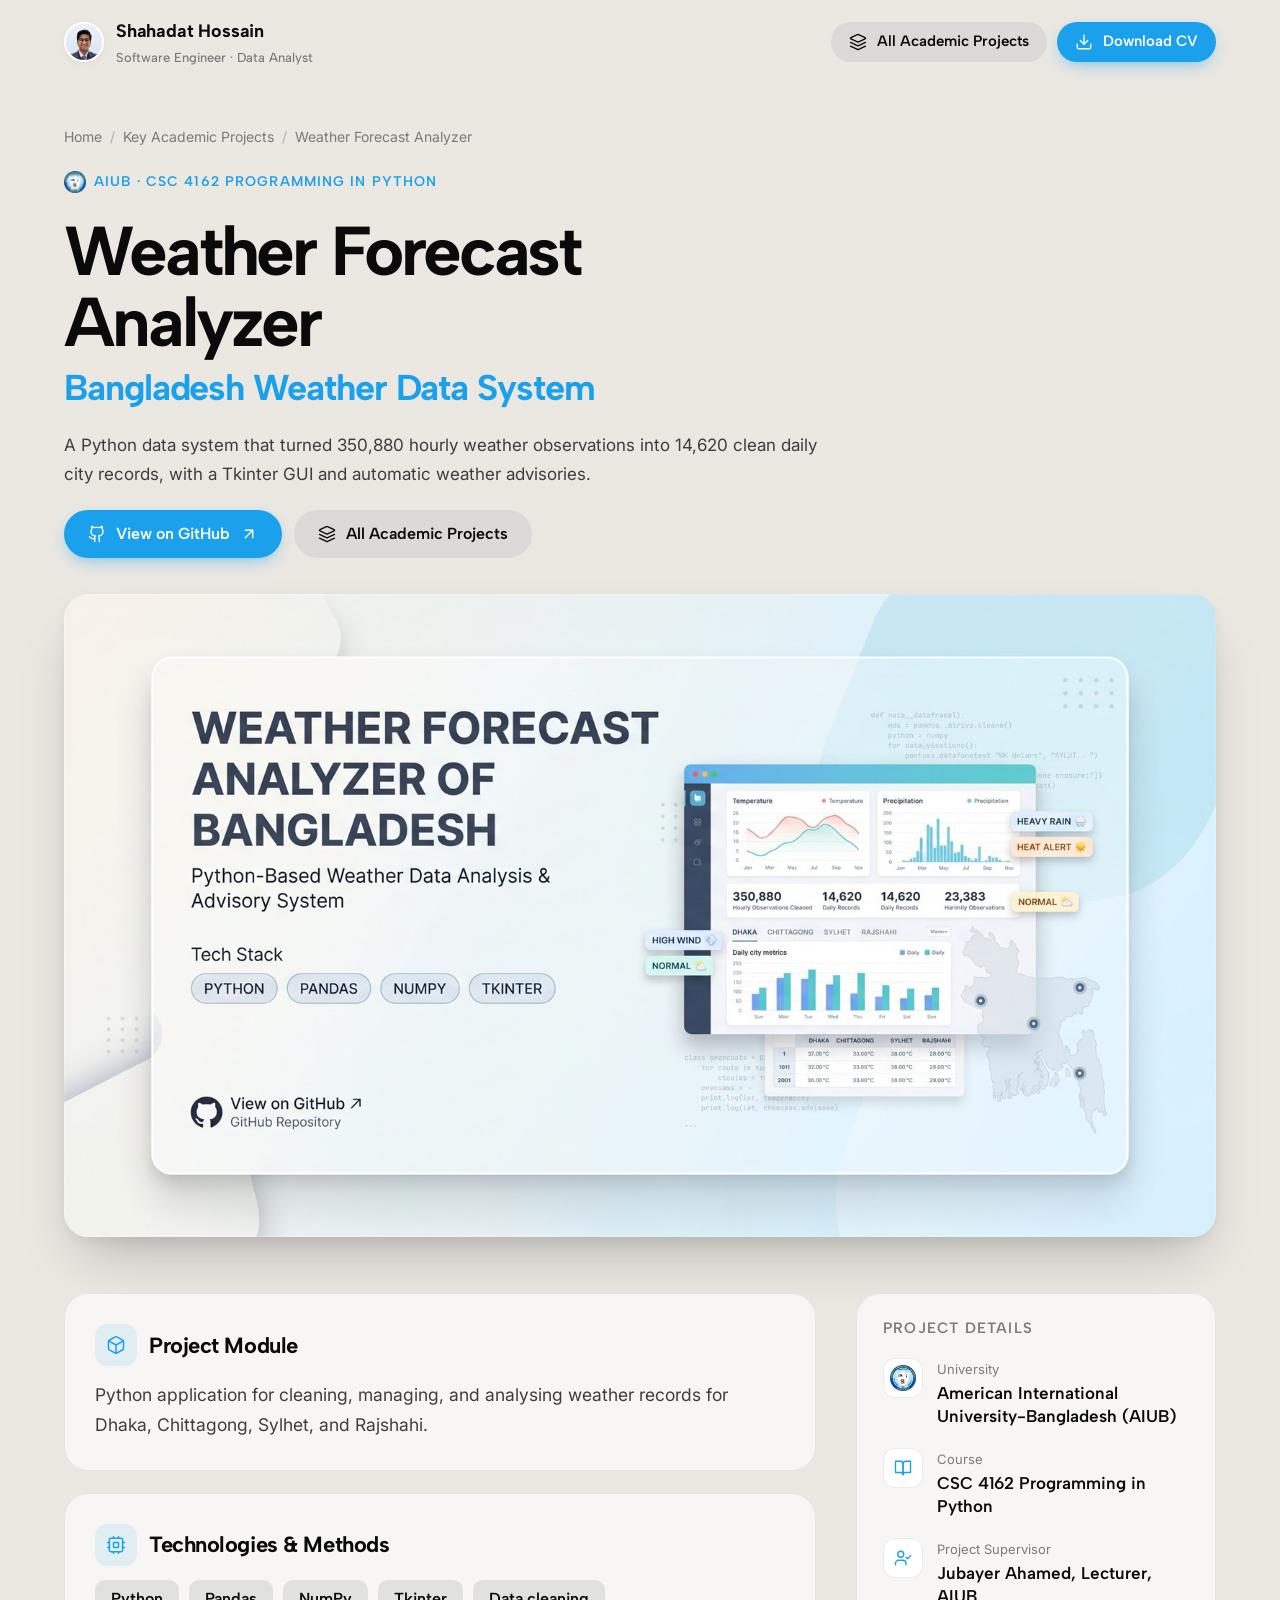
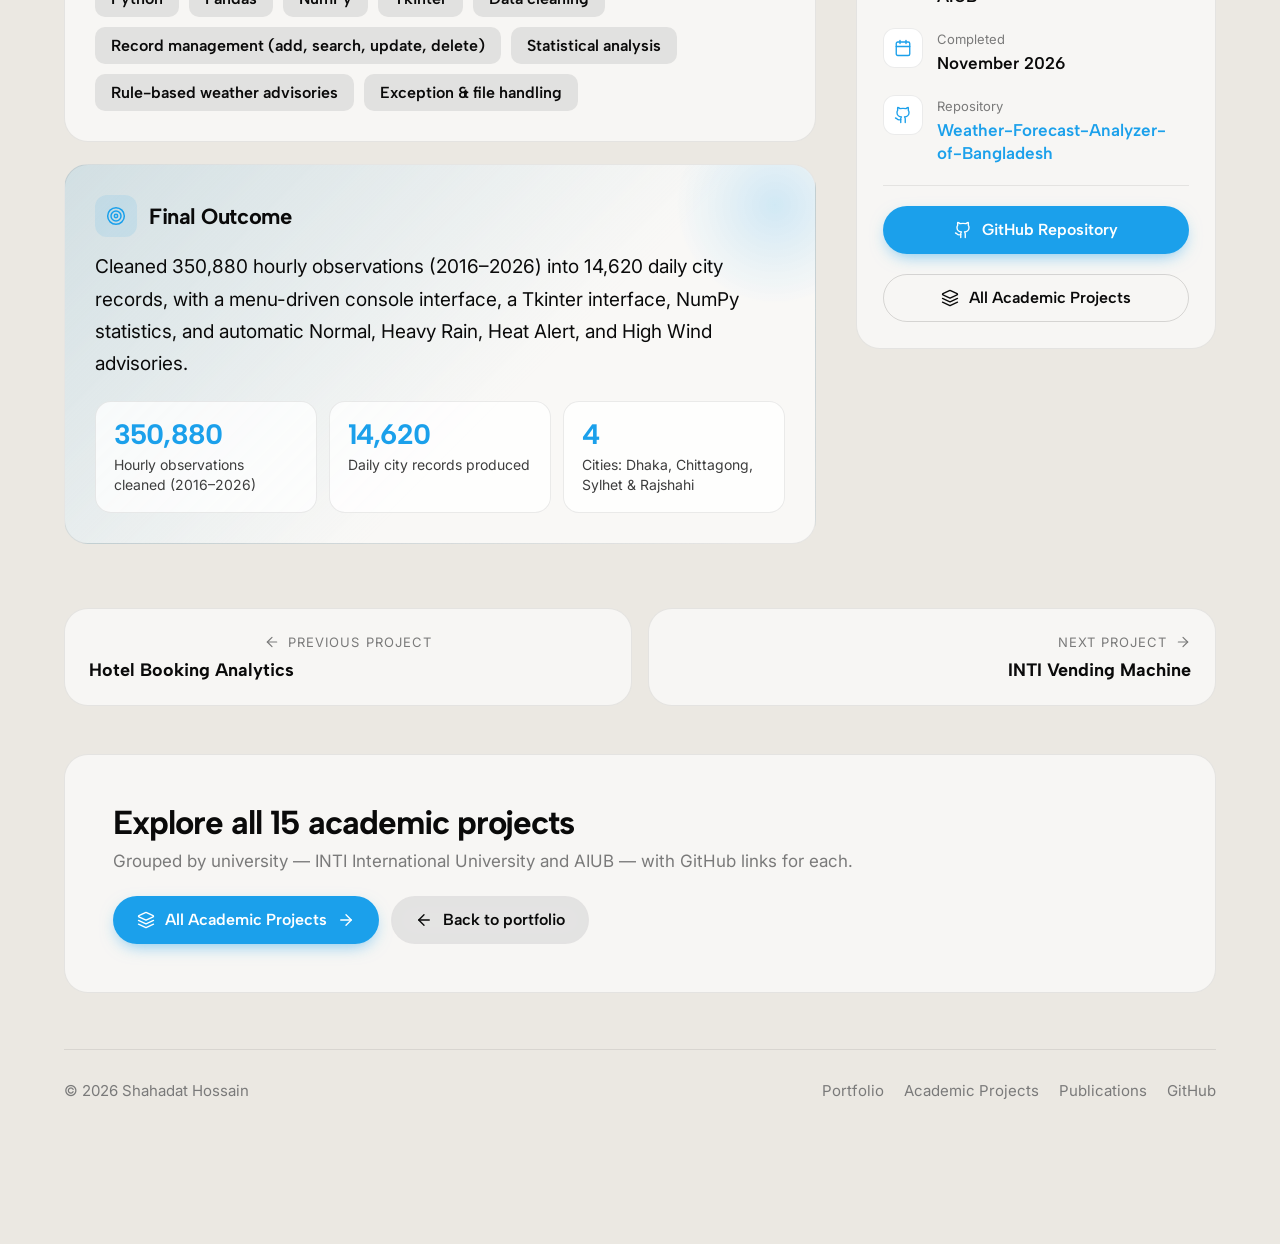
<file: projects/weather-forecast-analyzer.html>
<!DOCTYPE html>
<html lang="en" class="no-js">
<head>
  <meta charset="UTF-8">
  <meta name="viewport" content="width=device-width, initial-scale=1">
  <title>Weather Forecast Analyzer &mdash; Bangladesh Weather Data System | Shahadat Hossain</title>
  <meta name="description" content="A Python data system that turned 350,880 hourly weather observations into 14,620 clean daily city records, with a Tkinter GUI and automatic weather advisories.">
  <meta name="theme-color" content="#ebe8e2">
  <meta property="og:image" content="../assets/images/projects/weather-forecast-analyzer.jpg">
  <link rel="icon" type="image/jpeg" href="../assets/images/profile/headshot.jpg">
  <link rel="preconnect" href="https://fonts.googleapis.com">
  <link rel="preconnect" href="https://fonts.gstatic.com" crossorigin>
  <link rel="stylesheet" href="../css/global.css">
  <link rel="stylesheet" href="../css/project.css">
</head>
<body>
  <a class="skip-link" href="#content">Skip to content</a>

  <header class="topbar">
    <div class="container topbar-inner">
      <a class="brand" href="../index.html">
        <img class="brand-avatar" src="../assets/images/profile/headshot.jpg" alt="">
        <span class="brand-text">Shahadat Hossain<small>Software Engineer &middot; Data Analyst</small></span>
      </a>
      <nav class="topbar-actions" aria-label="Page actions">
        <a class="btn btn-ghost btn-sm" href="all-academic-projects.html"><span data-icon="layers"></span><span>All Academic Projects</span></a>
        <a class="btn btn-primary btn-sm" href="../assets/docs/Shahadat-Hossain-CV.pdf" download="Shahadat-Hossain-CV.pdf"><span data-icon="download"></span><span>Download CV</span></a>
      </nav>
    </div>
  </header>

  <main id="content" class="container">
    <section class="project-hero">
      <nav class="breadcrumb reveal" aria-label="Breadcrumb">
        <a href="../index.html">Home</a><span class="sep">/</span>
        <a href="../index.html#projects">Key Academic Projects</a><span class="sep">/</span>
        <span aria-current="page">Weather Forecast Analyzer</span>
      </nav>
      <span class="eyebrow reveal"><img src="../assets/images/logos/aiub.png" alt="">AIUB &middot; CSC 4162 Programming in Python</span>
      <h1 class="reveal">Weather Forecast Analyzer<span class="accent">Bangladesh Weather Data System</span></h1>
      <p class="lead reveal">A Python data system that turned 350,880 hourly weather observations into 14,620 clean daily city records, with a Tkinter GUI and automatic weather advisories.</p>
      <div class="hero-actions reveal">
        <a class="btn btn-primary" href="https://github.com/ShahadatHossainShoumik/Weather-Forecast-Analyzer-of-Bangladesh" target="_blank" rel="noopener"><span data-icon="github"></span>View on GitHub<span data-icon="arrow-up-right" data-icon-class="arrow"></span></a>
        <a class="btn btn-ghost" href="all-academic-projects.html"><span data-icon="layers"></span>All Academic Projects</a>
      </div>
    </section>

    <a class="cover zoomable reveal" href="../assets/images/projects/weather-forecast-analyzer.jpg" data-lightbox="cover" data-caption="Weather Forecast Analyzer &mdash; Bangladesh Weather Data System">
      <img src="../assets/images/projects/weather-forecast-analyzer.jpg" alt="Weather Forecast Analyzer project cover" width="1600" height="893">
      <span class="zoom-hint" data-icon="maximize"></span>
    </a>

    <div class="case">
      <div class="case-main">
        <article class="block card reveal">
          <div class="block-head"><span class="ico" data-icon="box"></span><h2>Project Module</h2></div>
          <p>Python application for cleaning, managing, and analysing weather records for Dhaka, Chittagong, Sylhet, and Rajshahi.</p>
        </article>

        <article class="block card reveal">
          <div class="block-head"><span class="ico" data-icon="cpu"></span><h2>Technologies &amp; Methods</h2></div>
          <div class="chips" data-stagger="0.03">
              <span class="chip">Python</span>
              <span class="chip">Pandas</span>
              <span class="chip">NumPy</span>
              <span class="chip">Tkinter</span>
              <span class="chip">Data cleaning</span>
              <span class="chip">Record management (add, search, update, delete)</span>
              <span class="chip">Statistical analysis</span>
              <span class="chip">Rule-based weather advisories</span>
              <span class="chip">Exception &amp; file handling</span>
          </div>
        </article>

        <article class="block card outcome reveal">
          <div class="block-head"><span class="ico" data-icon="target"></span><h2>Final Outcome</h2></div>
          <p>Cleaned 350,880 hourly observations (2016&ndash;2026) into 14,620 daily city records, with a menu-driven console interface, a Tkinter interface, NumPy statistics, and automatic Normal, Heavy Rain, Heat Alert, and High Wind advisories.</p>
          <div class="metrics">
                <div class="metric"><b>350,880</b><span>Hourly observations cleaned (2016&ndash;2026)</span></div>
                <div class="metric"><b>14,620</b><span>Daily city records produced</span></div>
                <div class="metric"><b>4</b><span>Cities: Dhaka, Chittagong, Sylhet &amp; Rajshahi</span></div>
          </div>
        </article>
      </div>

      <aside class="facts card reveal" aria-label="Project details">
        <h2>Project details</h2>
        <div class="fact"><span class="ico"><img src="../assets/images/logos/aiub.png" alt=""></span><dl><dt>University</dt><dd>American International University-Bangladesh (AIUB)</dd></dl></div>
        <div class="fact"><span class="ico" data-icon="book-open"></span><dl><dt>Course</dt><dd>CSC 4162 Programming in Python</dd></dl></div>
        <div class="fact"><span class="ico" data-icon="user-check"></span><dl><dt>Project Supervisor</dt><dd>Jubayer Ahamed, Lecturer, AIUB</dd></dl></div>
        <div class="fact"><span class="ico" data-icon="calendar"></span><dl><dt>Completed</dt><dd>November 2026</dd></dl></div>
        <div class="fact"><span class="ico" data-icon="github"></span><dl><dt>Repository</dt><dd><a class="text-link" href="https://github.com/ShahadatHossainShoumik/Weather-Forecast-Analyzer-of-Bangladesh" target="_blank" rel="noopener">Weather-Forecast-Analyzer-of-Bangladesh</a></dd></dl></div>
        <div class="facts-divider"></div>
        <a class="btn btn-primary" href="https://github.com/ShahadatHossainShoumik/Weather-Forecast-Analyzer-of-Bangladesh" target="_blank" rel="noopener"><span data-icon="github"></span>GitHub Repository</a>
        <a class="btn btn-outline" href="all-academic-projects.html"><span data-icon="layers"></span>All Academic Projects</a>
      </aside>
    </div>

    <nav class="pager" aria-label="More projects">
      <a class="card card-hover prev" href="hotel-booking-analytics.html">
        <span class="dir" data-icon="arrow-left">Previous project</span>
        <span class="ttl">Hotel Booking Analytics</span>
      </a>
      <a class="card card-hover next" href="inti-vending-machine.html">
        <span class="dir">Next project<span data-icon="arrow-right"></span></span>
        <span class="ttl">INTI Vending Machine</span>
      </a>
    </nav>

    <section class="cta-band reveal">
      <div>
        <h2>Explore all 15 academic projects</h2>
        <p>Grouped by university &mdash; INTI International University and AIUB &mdash; with GitHub links for each.</p>
      </div>
      <div class="actions">
        <a class="btn btn-primary" href="all-academic-projects.html"><span data-icon="layers"></span>All Academic Projects<span data-icon="arrow-right" data-icon-class="arrow-r"></span></a>
        <a class="btn btn-ghost" href="../index.html#projects"><span data-icon="arrow-left" data-icon-class="arrow-l"></span>Back to portfolio</a>
      </div>
    </section>
  </main>

  <footer class="site-footer">
    <div class="container footer-inner">
      <span>&copy; <span data-year>2026</span> Shahadat Hossain</span>
      <span class="footer-links">
        <a href="../index.html">Portfolio</a>
        <a href="all-academic-projects.html">Academic Projects</a>
        <a href="../pages/publications.html">Publications</a>
        <a href="https://github.com/ShahadatHossainShoumik" target="_blank" rel="noopener">GitHub</a>
      </span>
    </div>
  </footer>

  <button class="to-top" aria-label="Back to top" data-icon="arrow-up"></button>
  <script src="../js/main.js"></script>
</body>
</html>
</file>
<file: css/global.css>
/* ==========================================================================
   Shahadat Hossain — Portfolio
   global.css : design tokens, reset, typography, shared components
   Design language adapted from the Framer "Apex" CV template (light theme)
   ========================================================================== */

@import url("https://fonts.googleapis.com/css2?family=Albert+Sans:wght@400;500;600;700;800&family=Inter:wght@400;500;600;700&display=swap");

:root {
  /* Colour tokens (Apex light) */
  --bg: #ebe8e2;            /* warm off-white that blends with the portrait backdrop */
  --bg-soft: #f3f1ec;
  --surface: rgba(255, 255, 255, 0.62);
  --surface-solid: #ffffff;
  --surface-hover: rgba(255, 255, 255, 0.9);
  --chip: rgba(204, 204, 204, 0.5);
  --line: rgba(0, 0, 0, 0.08);
  --line-strong: rgba(0, 0, 0, 0.14);
  --text: #0a0a0a;
  --text-2: #3d3d3d;
  --muted: #7a7a7a;
  --accent: #1ba0eb;
  --accent-600: #0f8ad0;
  --accent-50: rgba(27, 160, 235, 0.1);
  --accent-20: rgba(27, 160, 235, 0.2);
  --online: #2bd94a;

  /* Type */
  --font-display: "Albert Sans", "Inter", system-ui, -apple-system, "Segoe UI", sans-serif;
  --font-body: "Inter", system-ui, -apple-system, "Segoe UI", sans-serif;

  /* Radius & shadow */
  --r-sm: 10px;
  --r-md: 16px;
  --r-lg: 24px;
  --r-pill: 999px;
  --shadow-sm: 0 1px 2px rgba(0, 0, 0, 0.04), 0 2px 8px rgba(0, 0, 0, 0.04);
  --shadow-md: 0 2px 6px rgba(0, 0, 0, 0.05), 0 12px 32px -8px rgba(0, 0, 0, 0.12);
  --shadow-lg: 0 6px 16px rgba(0, 0, 0, 0.06), 0 30px 60px -20px rgba(0, 0, 0, 0.25);

  /* Layout */
  --container: 1600px;
  --gutter: clamp(20px, 10vw, 160px);
  --ease: cubic-bezier(0.22, 1, 0.36, 1);
}

/* ---------- Reset ---------- */
*,
*::before,
*::after { box-sizing: border-box; }

html {
  -webkit-text-size-adjust: 100%;
  scroll-behavior: smooth;
  scroll-padding-top: 24px;
}

body {
  margin: 0;
  background: var(--bg);
  color: var(--text);
  font-family: var(--font-body);
  font-size: 17px;
  line-height: 1.7;
  -webkit-font-smoothing: antialiased;
  -moz-osx-font-smoothing: grayscale;
  text-rendering: optimizeLegibility;
  overflow-x: hidden;
}

img, svg, video { display: block; max-width: 100%; }
img { height: auto; }
a { color: inherit; text-decoration: none; }
button { font: inherit; color: inherit; background: none; border: 0; cursor: pointer; padding: 0; }
h1, h2, h3, h4, h5, p, ul, ol, figure { margin: 0; }
ul, ol { padding: 0; list-style: none; }
::selection { background: var(--accent); color: #fff; }

:focus-visible {
  outline: 2px solid var(--accent);
  outline-offset: 3px;
  border-radius: 6px;
}

.sr-only {
  position: absolute !important;
  width: 1px; height: 1px;
  padding: 0; margin: -1px;
  overflow: hidden; clip: rect(0, 0, 0, 0);
  white-space: nowrap; border: 0;
}

.skip-link {
  position: fixed; top: 12px; left: 12px; z-index: 200;
  padding: 10px 16px; border-radius: var(--r-sm);
  background: var(--text); color: #fff; font-weight: 600;
  transform: translateY(-200%); transition: transform .3s var(--ease);
}
.skip-link:focus { transform: none; }

/* ---------- Typography ---------- */
.display,
h1, h2, h3, h4 {
  font-family: var(--font-display);
  font-weight: 700;
  letter-spacing: -0.02em;
  line-height: 1.15;
}

.section-title {
  font-size: clamp(34px, 3.4vw, 48px);
  color: var(--accent);
  letter-spacing: -0.03em;
  margin-bottom: 32px;
}

.section-sub {
  font-family: var(--font-display);
  font-size: clamp(22px, 1.8vw, 26px);
  color: var(--accent);
  margin-bottom: 20px;
}

.eyebrow {
  display: inline-flex; align-items: center; gap: 8px;
  font-family: var(--font-display);
  font-size: 14px; font-weight: 600;
  letter-spacing: 0.08em; text-transform: uppercase;
  color: var(--accent);
}

.lead { font-size: clamp(17px, 1.25vw, 19px); color: var(--text-2); }
.muted { color: var(--muted); }
.accent { color: var(--accent); }
.text-link {
  color: var(--accent); font-weight: 600;
  background: linear-gradient(currentColor, currentColor) 0 100% / 0 1.5px no-repeat;
  transition: background-size .35s var(--ease);
}
.text-link:hover { background-size: 100% 1.5px; }

/* Apex-style bullet list with blue em-dash */
.dash-list { display: grid; gap: 6px; }
.dash-list li { position: relative; padding-left: 30px; color: var(--text-2); }
.dash-list li::before {
  content: "\2014"; position: absolute; left: 0; top: 0;
  color: var(--accent); font-weight: 600;
}

/* ---------- Icons ---------- */
.icon {
  width: 20px; height: 20px; flex: none;
  stroke: currentColor; fill: none;
  stroke-width: 1.8; stroke-linecap: round; stroke-linejoin: round;
}
[data-icon] { display: inline-flex; align-items: center; justify-content: center; }

/* ---------- Buttons ---------- */
.btn {
  --h: 48px;
  display: inline-flex; align-items: center; justify-content: center; gap: 10px;
  height: var(--h); padding: 0 24px;
  border-radius: var(--r-pill);
  font-family: var(--font-display); font-weight: 600; font-size: 16px;
  white-space: nowrap;
  transition: transform .3s var(--ease), background-color .3s var(--ease), color .3s var(--ease), box-shadow .3s var(--ease), border-color .3s;
  will-change: transform;
}
.btn .icon { width: 18px; height: 18px; }
.btn:hover { transform: translateY(-2px); }
.btn:active { transform: translateY(0) scale(.98); }

.btn-primary { background: var(--accent); color: #fff; box-shadow: 0 6px 18px -6px rgba(27, 160, 235, .65); }
.btn-primary:hover { background: var(--accent-600); box-shadow: 0 10px 26px -8px rgba(27, 160, 235, .75); }

.btn-ghost { background: var(--chip); color: var(--text); backdrop-filter: blur(12px); -webkit-backdrop-filter: blur(12px); }
.btn-ghost:hover { background: rgba(204, 204, 204, .8); }

.btn-outline { border: 1.5px solid var(--line-strong); color: var(--text); background: transparent; }
.btn-outline:hover { border-color: var(--accent); color: var(--accent); }

.btn-dark { background: var(--text); color: #fff; }
.btn-dark:hover { background: #222; }

.btn-sm { --h: 40px; padding: 0 18px; font-size: 15px; }

/* Arrow nudge */
.btn .arrow, .card-link .arrow { transition: transform .35s var(--ease); }
.btn:hover .arrow, .card-link:hover .arrow { transform: translate(3px, -3px); }
.btn:hover .arrow-r { transform: translateX(4px); }
.btn:hover .arrow-l { transform: translateX(-4px); }

/* ---------- Chips ---------- */
.chips { display: flex; flex-wrap: wrap; gap: 10px; }
.chip {
  display: inline-flex; align-items: center; gap: 8px;
  padding: 9px 16px;
  border-radius: var(--r-sm);
  background: var(--chip);
  font-family: var(--font-display); font-weight: 600; font-size: 16px;
  line-height: 1.2; color: var(--text);
  transition: background-color .25s, transform .25s var(--ease);
}
.chip:hover { background: rgba(255, 255, 255, .85); transform: translateY(-2px); }
.chip-sm { padding: 6px 12px; font-size: 14px; border-radius: 8px; }
.chip-accent { background: var(--accent-50); color: var(--accent-600); }

/* ---------- Status pill ("Open to work") ---------- */
.status-pill {
  display: inline-flex; align-items: center; gap: 11px;
  padding: 12px 22px 12px 18px;
  border-radius: var(--r-pill);
  background: var(--chip);
  backdrop-filter: blur(14px); -webkit-backdrop-filter: blur(14px);
  font-family: var(--font-display); font-weight: 700; font-size: 18px; line-height: 1;
}
.status-dot { position: relative; width: 9px; height: 9px; border-radius: 50%; background: var(--online); }
.status-dot::after {
  content: ""; position: absolute; inset: 0; border-radius: inherit;
  background: var(--online); animation: ping 2s cubic-bezier(0, 0, .2, 1) infinite;
}
@keyframes ping { 75%, 100% { transform: scale(2.6); opacity: 0; } }

/* ---------- Cards ---------- */
.card {
  background: var(--surface);
  border: 1px solid var(--line);
  border-radius: var(--r-lg);
  backdrop-filter: blur(16px); -webkit-backdrop-filter: blur(16px);
  transition: transform .45s var(--ease), box-shadow .45s var(--ease), background-color .3s, border-color .3s;
}
.card-hover:hover { transform: translateY(-4px); box-shadow: var(--shadow-md); background: var(--surface-hover); }

.logo-badge {
  display: grid; place-items: center; flex: none;
  width: 64px; height: 64px; border-radius: 16px;
  background: #fff; border: 1px solid var(--line);
  box-shadow: var(--shadow-sm);
  overflow: hidden;
}
.logo-badge img { width: 78%; height: 78%; object-fit: contain; }
.logo-badge .icon { width: 28px; height: 28px; color: var(--accent); }

/* ---------- Floating bottom navigation (Apex "Menu") ---------- */
.dock {
  position: fixed; left: 50%; bottom: 24px; z-index: 60;
  transform: translateX(-50%);
  display: flex; align-items: center; gap: 2px;
  padding: 6px;
  max-width: calc(100vw - 24px);
  border-radius: var(--r-pill);
  background: rgba(204, 204, 204, 0.5);
  backdrop-filter: blur(20px) saturate(1.4); -webkit-backdrop-filter: blur(20px) saturate(1.4);
  box-shadow: 0 10px 40px -12px rgba(0, 0, 0, .25), inset 0 0 0 1px rgba(255, 255, 255, .35);
  overflow-x: auto; scrollbar-width: none;
  animation: dock-in .9s var(--ease) .4s both;
}
.dock::-webkit-scrollbar { display: none; }
@keyframes dock-in { from { opacity: 0; transform: translate(-50%, 40px); } }

.dock a {
  position: relative; z-index: 1;
  display: inline-flex; align-items: center; gap: 8px;
  height: 46px; padding: 0 16px;
  border-radius: var(--r-pill);
  font-family: var(--font-display); font-weight: 600; font-size: 15px;
  white-space: nowrap; color: var(--text);
  transition: color .35s var(--ease);
}
.dock a .icon { width: 19px; height: 19px; }
.dock a:hover { color: var(--accent); }
.dock a.is-active { color: #fff; }
.dock-indicator {
  position: absolute; z-index: 0; top: 6px; left: 0; height: 46px;
  border-radius: var(--r-pill);
  background: var(--accent);
  box-shadow: 0 6px 16px -6px rgba(27, 160, 235, .8);
  transition: transform .5s var(--ease), width .5s var(--ease);
  pointer-events: none;
}
.dock-tip { display: none; }

@media (max-width: 1440px) {
  .dock a { padding: 0 13px; font-size: 14px; }
}
@media (max-width: 1280px) {
  .dock a { padding: 0 14px; }
  .dock a span { display: none; }
  .dock a .dock-tip {
    display: block; position: absolute; bottom: calc(100% + 14px); left: 50%;
    transform: translate(-50%, 6px); opacity: 0; pointer-events: none;
    padding: 6px 10px; border-radius: 8px; background: var(--text); color: #fff; font-size: 12px;
    transition: opacity .2s, transform .2s;
  }
}
@media (max-width: 640px) {
  .dock { bottom: 14px; }
  .dock a { height: 42px; padding: 0 12px; }
  .dock-indicator { height: 42px; }
}

/* ---------- Sub-page top bar ---------- */
.topbar {
  position: sticky; top: 0; z-index: 50;
  padding: 16px 0;
  transition: background-color .35s, box-shadow .35s, padding .35s;
}
.topbar.is-scrolled {
  background: rgba(235, 232, 226, .78);
  backdrop-filter: blur(18px) saturate(1.3); -webkit-backdrop-filter: blur(18px) saturate(1.3);
  box-shadow: 0 1px 0 var(--line);
  padding: 10px 0;
}
.topbar-inner { display: flex; align-items: center; justify-content: space-between; gap: 16px; }
.brand { display: inline-flex; align-items: center; gap: 12px; font-family: var(--font-display); font-weight: 700; font-size: 18px; letter-spacing: -0.01em; }
.brand-avatar { width: 40px; height: 40px; border-radius: 50%; object-fit: cover; object-position: top; border: 2px solid #fff; box-shadow: var(--shadow-sm); }
.brand small { display: block; font-weight: 500; font-size: 13px; color: var(--muted); letter-spacing: 0; }
.topbar-actions { display: flex; align-items: center; gap: 10px; }

@media (max-width: 640px) {
  .brand-text small { display: none; }
  .topbar-actions .btn span { display: none; }
  .topbar-actions .btn { padding: 0 14px; }
}

/* ---------- Containers ---------- */
.container { width: min(100% - 2 * clamp(20px, 5vw, 64px), 1240px); margin-inline: auto; }
.container-wide { width: min(100% - 2 * clamp(20px, 5vw, 64px), 1440px); margin-inline: auto; }

/* ---------- Breadcrumb ---------- */
.breadcrumb { display: flex; flex-wrap: wrap; align-items: center; gap: 8px; font-size: 14px; color: var(--muted); }
.breadcrumb a:hover { color: var(--accent); }
.breadcrumb .sep { opacity: .5; }

/* ---------- Footer ---------- */
.site-footer {
  padding: 56px 0 140px;
  font-size: 15px; color: var(--muted);
}
.site-footer .footer-inner { display: flex; flex-wrap: wrap; justify-content: space-between; gap: 16px; border-top: 1px solid var(--line); padding-top: 28px; }
.site-footer a:hover { color: var(--accent); }
.footer-links { display: flex; flex-wrap: wrap; gap: 20px; }

/* ---------- Lightbox ---------- */
.lightbox {
  position: fixed; inset: 0; z-index: 300;
  display: grid; place-items: center;
  padding: 72px 24px;
  background: rgba(15, 15, 15, .82);
  backdrop-filter: blur(10px); -webkit-backdrop-filter: blur(10px);
  opacity: 0; visibility: hidden;
  transition: opacity .35s var(--ease), visibility .35s;
}
.lightbox.is-open { opacity: 1; visibility: visible; }
.lightbox figure { display: grid; justify-items: center; gap: 14px; max-width: min(1400px, 100%); }
.lightbox img {
  max-height: calc(100vh - 170px); width: auto; border-radius: 12px;
  box-shadow: 0 30px 80px rgba(0, 0, 0, .5);
  transform: scale(.96); transition: transform .45s var(--ease);
}
.lightbox.is-open img { transform: none; }
.lightbox figcaption { color: rgba(255, 255, 255, .85); font-size: 15px; text-align: center; }
.lightbox-btn {
  position: absolute; display: grid; place-items: center;
  width: 48px; height: 48px; border-radius: 50%;
  background: rgba(255, 255, 255, .12); color: #fff;
  transition: background-color .25s;
}
.lightbox-btn:hover { background: rgba(255, 255, 255, .25); }
.lightbox-close { top: 18px; right: 18px; }
.lightbox-prev { left: 18px; top: 50%; transform: translateY(-50%); }
.lightbox-next { right: 18px; top: 50%; transform: translateY(-50%); }
.lightbox-count { position: absolute; top: 28px; left: 50%; transform: translateX(-50%); color: rgba(255,255,255,.7); font-size: 14px; }

/* Zoomable image affordance */
.zoomable { position: relative; cursor: zoom-in; overflow: hidden; }
.zoomable img { transition: transform .7s var(--ease); }
.zoomable:hover img { transform: scale(1.04); }
.zoomable .zoom-hint {
  position: absolute; right: 12px; bottom: 12px;
  display: grid; place-items: center; width: 38px; height: 38px; border-radius: 50%;
  background: rgba(255, 255, 255, .9); color: var(--text);
  box-shadow: var(--shadow-sm);
  opacity: 0; transform: translateY(6px);
  transition: opacity .3s, transform .3s var(--ease);
}
.zoomable:hover .zoom-hint { opacity: 1; transform: none; }
.zoom-hint .icon { width: 18px; height: 18px; }

/* ---------- Back to top ---------- */
.to-top {
  position: fixed; right: 24px; bottom: 28px; z-index: 55;
  display: grid; place-items: center; width: 46px; height: 46px; border-radius: 50%;
  background: var(--surface-solid); color: var(--text);
  box-shadow: var(--shadow-md);
  opacity: 0; visibility: hidden; transform: translateY(10px);
  transition: opacity .3s, visibility .3s, transform .3s var(--ease), color .2s;
}
.to-top.is-visible { opacity: 1; visibility: visible; transform: none; }
.to-top:hover { color: var(--accent); }
@media (max-width: 640px) { .to-top { bottom: 84px; right: 14px; width: 42px; height: 42px; } }

/* ---------- Scroll reveal ---------- */
.reveal {
  opacity: 0;
  transform: translateY(28px);
  transition: opacity .9s var(--ease), transform .9s var(--ease);
  transition-delay: var(--d, 0s);
}
.reveal.is-in { opacity: 1; transform: none; }
.no-js .reveal { opacity: 1; transform: none; }

/* Page fade-in */
body { animation: page-in .6s var(--ease) both; }
@keyframes page-in { from { opacity: 0; } }
body.is-leaving { opacity: 0; transition: opacity .25s ease; }

@media (prefers-reduced-motion: reduce) {
  html { scroll-behavior: auto; }
  *, *::before, *::after { animation-duration: .01ms !important; animation-iteration-count: 1 !important; transition-duration: .01ms !important; }
  .reveal { opacity: 1; transform: none; }
}
</file>
<file: css/project.css>
/* ==========================================================================
   project.css : individual project case-study pages (projects/*.html)
   Mirrors the Apex CMS "Projects" detail page — big cover, title, meta, body.
   ========================================================================== */

.project-hero { padding: 40px 0 36px; display: grid; gap: 22px; }
.project-hero .eyebrow img { width: 22px; height: 22px; object-fit: contain; }
.project-hero h1 {
  font-size: clamp(38px, 5.4vw, 76px);
  letter-spacing: -0.045em; line-height: 1.02;
  max-width: 15ch;
}
.project-hero h1 .accent { display: block; font-size: .52em; letter-spacing: -0.03em; line-height: 1.15; margin-top: 10px; max-width: 26ch; }
.project-hero .lead { max-width: 760px; }
.hero-actions { display: flex; flex-wrap: wrap; gap: 12px; }

.cover {
  display: block; border-radius: var(--r-lg); overflow: hidden;
  box-shadow: var(--shadow-lg);
  background: #dcd9d2;
  aspect-ratio: 2752 / 1536;
}
.cover img { width: 100%; height: 100%; object-fit: cover; }

.case { display: grid; grid-template-columns: minmax(0, 1fr) 360px; gap: 40px; padding: 56px 0 24px; align-items: start; }

.case-main { display: grid; gap: 22px; }
.block { padding: 30px; }
.block-head { display: flex; align-items: center; gap: 12px; margin-bottom: 14px; }
.block-head .ico {
  display: grid; place-items: center; width: 42px; height: 42px; border-radius: 12px;
  background: var(--accent-50); color: var(--accent);
}
.block-head h2 { font-size: 22px; letter-spacing: -0.02em; }
.block p { color: var(--text-2); font-size: 17.5px; }
.block .chips { margin-top: 4px; }

.outcome { position: relative; overflow: hidden; background: linear-gradient(135deg, rgba(27,160,235,.12), rgba(255,255,255,.7) 60%); }
.outcome p { font-size: 19px; color: var(--text); }
.outcome::after {
  content: ""; position: absolute; right: -60px; top: -60px; width: 200px; height: 200px; border-radius: 50%;
  background: radial-gradient(closest-side, rgba(27,160,235,.18), transparent);
}

.metrics { display: grid; grid-template-columns: repeat(3, 1fr); gap: 12px; margin-top: 20px; }
.metric { padding: 18px; border-radius: 16px; background: rgba(255,255,255,.75); border: 1px solid var(--line); }
.metric b { display: block; font-family: var(--font-display); font-size: clamp(24px, 2.2vw, 32px); letter-spacing: -0.03em; line-height: 1.05; color: var(--accent); }
.metric span { display: block; margin-top: 6px; font-size: 14px; line-height: 1.4; color: var(--text-2); }

/* Aside facts */
.facts { position: sticky; top: 92px; padding: 26px; display: grid; gap: 20px; }
.facts h2 { font-size: 15px; letter-spacing: .08em; text-transform: uppercase; color: var(--muted); font-weight: 600; }
.fact { display: grid; grid-template-columns: 40px 1fr; gap: 14px; align-items: start; }
.fact .ico { display: grid; place-items: center; width: 40px; height: 40px; border-radius: 12px; background: #fff; border: 1px solid var(--line); color: var(--accent); }
.fact .ico img { width: 26px; height: 26px; object-fit: contain; }
.fact .ico .icon { width: 18px; height: 18px; }
.fact dl { margin: 0; min-width: 0; }
.fact dd a { word-break: break-word; }
.fact dt { font-size: 13px; color: var(--muted); }
.fact dd { margin: 2px 0 0; font-family: var(--font-display); font-weight: 600; line-height: 1.35; }
.facts .btn { width: 100%; }
.facts-divider { height: 1px; background: var(--line); }

/* Prev / next */
.pager { display: grid; grid-template-columns: 1fr 1fr; gap: 16px; padding: 40px 0 8px; }
.pager a { display: grid; gap: 6px; padding: 22px 24px; }
.pager .dir { display: inline-flex; align-items: center; gap: 8px; font-size: 13px; letter-spacing: .08em; text-transform: uppercase; color: var(--muted); }
.pager .dir .icon { width: 16px; height: 16px; }
.pager .ttl { font-family: var(--font-display); font-weight: 700; font-size: 18px; line-height: 1.3; }
.pager .next { text-align: right; }
.pager .next .dir { justify-content: flex-end; }

.cta-band {
  margin: 40px 0 0; padding: clamp(28px, 4vw, 48px);
  display: flex; flex-wrap: wrap; align-items: center; justify-content: space-between; gap: 20px;
  border-radius: var(--r-lg);
  background: var(--surface); border: 1px solid var(--line);
  backdrop-filter: blur(16px); -webkit-backdrop-filter: blur(16px);
  color: var(--text);
}
.cta-band h2 { font-size: clamp(24px, 2.6vw, 34px); letter-spacing: -0.03em; }
.cta-band p { color: var(--muted); margin-top: 6px; }
.cta-band .actions { display: flex; flex-wrap: wrap; gap: 12px; }

@media (max-width: 1023px) {
  .case { grid-template-columns: 1fr; }
  .facts { position: static; }
}
@media (max-width: 640px) {
  .block { padding: 22px; }
  .metrics { grid-template-columns: 1fr; }
  .pager { grid-template-columns: 1fr; }
  .pager .next { text-align: left; }
  .pager .next .dir { justify-content: flex-start; }
}
</file>
<file: css/pages.css>
/* ==========================================================================
   pages.css : shared layout & components for sub-pages in website/pages/
   - pages/inti-student-mobility-2026.html
   - pages/publications.html
   Inherits tokens and components from global.css and project.css
   ========================================================================== */

/* ---------- Narrative prose inside case-main ---------- */
.prose {
  display: grid;
  gap: 18px;
  color: var(--text-2);
  font-size: 17.5px;
  line-height: 1.78;
}
.prose strong {
  color: var(--text);
  font-weight: 600;
}

/* ---------- Highlight strip (4-column stats) ---------- */
.stat-strip {
  display: grid;
  grid-template-columns: repeat(4, 1fr);
  gap: 14px;
  margin: 8px 0 36px;
}
.stat-tile {
  padding: 22px 20px;
  border-radius: var(--r-md);
}
.stat-tile b {
  display: block;
  font-family: var(--font-display);
  font-weight: 700;
  font-size: clamp(28px, 2.5vw, 38px);
  letter-spacing: -0.03em;
  line-height: 1.05;
  color: var(--accent);
}
.stat-tile span {
  display: block;
  margin-top: 6px;
  font-size: 14px;
  line-height: 1.4;
  color: var(--text-2);
}

/* ---------- Section blocks on sub-pages ---------- */
.page-section {
  padding: 44px 0 12px;
}
.page-section-head {
  display: flex;
  flex-wrap: wrap;
  align-items: flex-end;
  justify-content: space-between;
  gap: 12px 24px;
  margin-bottom: 24px;
}
.page-section-head h2 {
  font-size: clamp(26px, 2.6vw, 36px);
  color: var(--accent);
  letter-spacing: -0.03em;
}
.page-section-head p {
  color: var(--muted);
  font-size: 15.5px;
}

/* ---------- Certificate + details showcase ---------- */
.cert-showcase {
  display: grid;
  grid-template-columns: 1.15fr 0.85fr;
  gap: 28px;
  padding: 28px;
  align-items: center;
}
.cert-frame {
  display: block;
  border-radius: var(--r-md);
  overflow: hidden;
  background: #fff;
  border: 1px solid var(--line);
  box-shadow: var(--shadow-md);
}
.cert-frame img {
  width: 100%;
  height: auto;
  display: block;
}
.cert-info {
  display: grid;
  gap: 16px;
}
.cert-info h3 {
  font-size: clamp(22px, 2vw, 28px);
  letter-spacing: -0.02em;
}
.cert-meta-list {
  display: grid;
  gap: 10px;
  padding-top: 6px;
  border-top: 1px solid var(--line);
  font-size: 15px;
  color: var(--text-2);
}
.cert-meta-list div {
  display: grid;
  grid-template-columns: 130px 1fr;
  gap: 10px;
}
.cert-meta-list dt {
  color: var(--muted);
  font-weight: 500;
}
.cert-meta-list dd {
  margin: 0;
  font-family: var(--font-display);
  font-weight: 600;
  color: var(--text);
}

/* ---------- Photo gallery grid (Award & Ceremony Photos) ---------- */
.photo-grid {
  display: grid;
  grid-template-columns: repeat(2, 1fr);
  gap: 18px;
}
.photo-card {
  display: flex;
  flex-direction: column;
  overflow: hidden;
  border-radius: var(--r-lg);
}
.photo-card.photo-wide {
  grid-column: 1 / -1;
}
.photo-media {
  position: relative;
  aspect-ratio: 16 / 9;
  overflow: hidden;
  background: #dcd9d2;
}
.photo-card.photo-wide .photo-media {
  aspect-ratio: 20 / 10;
}
.photo-media img {
  width: 100%;
  height: 100%;
  object-fit: cover;
}
.photo-caption {
  padding: 18px 22px;
  display: flex;
  align-items: center;
  justify-content: space-between;
  gap: 16px;
}
.photo-caption strong {
  display: block;
  font-family: var(--font-display);
  font-size: 17px;
  color: var(--text);
}
.photo-caption span {
  display: block;
  font-size: 14px;
  color: var(--muted);
  margin-top: 2px;
}

/* ---------- Newsletter feature split ---------- */
.newsletter-split {
  display: grid;
  grid-template-columns: 0.95fr 1.05fr;
  gap: 32px;
  padding: 30px;
  align-items: start;
}
.newsletter-preview {
  display: block;
  border-radius: var(--r-md);
  overflow: hidden;
  border: 1px solid var(--line);
  background: #fff;
  box-shadow: var(--shadow-md);
}
.newsletter-preview img {
  width: 100%;
  height: auto;
}
.newsletter-body {
  display: grid;
  gap: 16px;
}
.newsletter-body h3 {
  font-size: clamp(22px, 2vw, 28px);
  line-height: 1.25;
}
.newsletter-quote {
  padding: 18px 20px;
  border-left: 3px solid var(--accent);
  background: var(--bg-soft);
  border-radius: 0 var(--r-sm) var(--r-sm) 0;
  font-size: 15.5px;
  color: var(--text-2);
  display: grid;
  gap: 10px;
}

/* ---------- Publication full article cards ---------- */
.pub-stack {
  display: grid;
  gap: 36px;
  padding: 16px 0 24px;
}
.pub-detail {
  padding: clamp(24px, 3.5vw, 40px);
  display: grid;
  gap: 28px;
  scroll-margin-top: 96px;
}
.pub-detail-head {
  display: grid;
  gap: 14px;
  padding-bottom: 22px;
  border-bottom: 1px solid var(--line);
}
.pub-badges {
  display: flex;
  flex-wrap: wrap;
  align-items: center;
  justify-content: space-between;
  gap: 10px;
}
.pub-detail-title {
  font-size: clamp(24px, 2.6vw, 36px);
  line-height: 1.2;
  letter-spacing: -0.025em;
}
.pub-authors {
  font-size: 16px;
  color: var(--text-2);
}
.pub-authors strong {
  color: var(--accent-600);
  font-weight: 700;
}

.pub-detail-grid {
  display: grid;
  grid-template-columns: 1.05fr 0.95fr;
  gap: 32px;
  align-items: start;
}
.pub-detail-info {
  display: grid;
  gap: 20px;
}
.pub-kv {
  display: grid;
  grid-template-columns: repeat(2, minmax(0, 1fr));
  gap: 12px;
}
.pub-kv-item {
  padding: 14px 16px;
  border-radius: var(--r-sm);
  background: rgba(255, 255, 255, 0.72);
  border: 1px solid var(--line);
}
.pub-kv-item dt {
  font-size: 12.5px;
  text-transform: uppercase;
  letter-spacing: 0.06em;
  color: var(--muted);
  font-weight: 600;
}
.pub-kv-item dd {
  margin: 4px 0 0;
  font-family: var(--font-display);
  font-weight: 600;
  font-size: 15px;
  line-height: 1.35;
  color: var(--text);
}
.pub-actions {
  display: flex;
  flex-wrap: wrap;
  gap: 12px;
}

@media (max-width: 1023px) {
  .cert-showcase,
  .newsletter-split,
  .pub-detail-grid {
    grid-template-columns: 1fr;
  }
  .stat-strip {
    grid-template-columns: repeat(2, 1fr);
  }
}

@media (max-width: 640px) {
  .photo-grid,
  .pub-kv {
    grid-template-columns: 1fr;
  }
  .cert-showcase,
  .newsletter-split,
  .pub-detail {
    padding: 20px;
  }
  .cert-meta-list div {
    grid-template-columns: 1fr;
    gap: 2px;
  }
}
</file>
<file: css/all-projects.css>
/* ==========================================================================
   all-projects.css : "List of All Academic Projects" page
   ========================================================================== */

.list-hero {
  display: grid; grid-template-columns: minmax(0, 1fr) auto; gap: clamp(28px, 5vw, 72px);
  align-items: center; padding: 40px 0 48px;
  border-bottom: 1px solid var(--line);
}
.list-hero .breadcrumb { margin-bottom: 22px; }
.list-hero h1 { font-size: clamp(44px, 6vw, 88px); letter-spacing: -0.045em; line-height: .98; text-transform: uppercase; }
.list-hero h2 { margin-top: 14px; font-size: clamp(22px, 2.2vw, 30px); color: var(--accent); letter-spacing: -0.02em; }
.list-hero .lead { margin-top: 16px; max-width: 680px; }
.list-hero .gh { display: inline-flex; align-items: center; gap: 8px; margin-top: 16px; font-weight: 600; }
.list-hero .gh .icon { color: var(--accent); }

.profile-side { display: flex; align-items: flex-end; gap: 18px; }
.profile-photo {
  width: clamp(180px, 18vw, 260px); aspect-ratio: 896 / 1100;
  border-radius: 20px; overflow: hidden;
  border: 6px solid #fff; box-shadow: var(--shadow-lg);
  transform: rotate(1.5deg);
  transition: transform .6s var(--ease);
}
.profile-photo:hover { transform: rotate(0) scale(1.02); }
.profile-photo img { width: 100%; height: 100%; object-fit: cover; }
.download-card { display: grid; gap: 12px; padding: 20px; max-width: 230px; }
.download-card .pdf-ico { display: grid; place-items: center; width: 48px; height: 48px; border-radius: 14px; background: #fde8e7; color: #d93025; }
.download-card .pdf-ico .icon { width: 24px; height: 24px; }
.download-card b { font-family: var(--font-display); font-size: 16px; line-height: 1.3; }
.download-card small { color: var(--muted); font-size: 13px; }

/* Toolbar */
.toolbar {
  position: sticky; top: 72px; z-index: 20;
  display: flex; flex-wrap: wrap; align-items: center; justify-content: space-between; gap: 14px;
  margin: 32px 0 8px; padding: 10px;
  border-radius: var(--r-pill);
  background: rgba(255, 255, 255, .7);
  border: 1px solid var(--line);
  backdrop-filter: blur(16px); -webkit-backdrop-filter: blur(16px);
}
.filters { display: flex; flex-wrap: wrap; gap: 6px; }
.filter {
  display: inline-flex; align-items: center; gap: 8px;
  height: 42px; padding: 0 18px; border-radius: var(--r-pill);
  font-family: var(--font-display); font-weight: 600; font-size: 15px;
  transition: background-color .25s, color .25s;
}
.filter img { width: 20px; height: 20px; object-fit: contain; }
.filter .count { font-size: 12px; padding: 2px 8px; border-radius: 99px; background: var(--chip); }
.filter:hover { background: var(--chip); }
.filter.is-active { background: var(--accent); color: #fff; }
.filter.is-active .count { background: rgba(255,255,255,.25); }
.search {
  display: flex; align-items: center; gap: 8px;
  height: 42px; padding: 0 16px; border-radius: var(--r-pill);
  background: var(--bg-soft); border: 1px solid var(--line);
  min-width: min(320px, 100%);
}
.search .icon { color: var(--muted); width: 18px; height: 18px; }
.search input { flex: 1; border: 0; outline: 0; background: none; font: inherit; font-size: 15px; color: var(--text); min-width: 0; }
.result-note { font-size: 14px; color: var(--muted); padding: 0 6px; }

/* University group */
.uni-group { padding: 48px 0 8px; }
.uni-head {
  display: flex; align-items: center; gap: 18px;
  padding-bottom: 16px; margin-bottom: 24px;
  border-bottom: 1px solid var(--line);
}
.uni-head .logo-badge { width: 64px; height: 64px; }
.uni-head h2 { font-size: clamp(20px, 2vw, 26px); text-transform: uppercase; letter-spacing: .01em; }
.uni-head p { font-size: 14px; color: var(--muted); }

.plist { display: grid; grid-template-columns: repeat(2, minmax(0, 1fr)); gap: 16px; }
.pitem { position: relative; display: grid; gap: 14px; padding: 26px; align-content: start; }
.pitem.is-hidden { display: none; }
.pitem-top { display: flex; align-items: flex-start; gap: 14px; }
.pnum {
  flex: none; display: grid; place-items: center; width: 40px; height: 40px; border-radius: 12px;
  background: var(--accent-50); color: var(--accent-600);
  font-family: var(--font-display); font-weight: 700;
}
.pitem h3 { font-size: 19px; line-height: 1.3; letter-spacing: -0.015em; }
.key-badge {
  display: inline-flex; align-items: center; gap: 6px; margin-top: 6px;
  padding: 3px 10px; border-radius: 99px; background: var(--accent-50); color: var(--accent-600);
  font-size: 12px; font-weight: 600; letter-spacing: .02em;
}
.key-badge .icon { width: 12px; height: 12px; }
.pfields { display: grid; gap: 8px; font-size: 15px; line-height: 1.6; color: var(--text-2); }
.pfields b { color: var(--text); font-weight: 600; }
.pitem-actions { display: flex; flex-wrap: wrap; gap: 10px; margin-top: 4px; }
.pitem mark { background: rgba(27,160,235,.22); color: inherit; border-radius: 3px; padding: 0 2px; }

.empty { display: none; padding: 60px 0; text-align: center; color: var(--muted); }
.empty.is-visible { display: block; }

@media (max-width: 1023px) {
  .plist { grid-template-columns: 1fr; }
}
@media (max-width: 860px) {
  .list-hero { grid-template-columns: 1fr; }
  .profile-side { order: -1; }
  .toolbar { border-radius: 22px; top: 64px; }
  .search { flex: 1; }
}
@media (max-width: 520px) {
  .profile-side { flex-direction: column; align-items: stretch; }
  .profile-photo { width: 200px; }
  .download-card { max-width: none; }
  .pitem { padding: 20px; }
}
</file>
